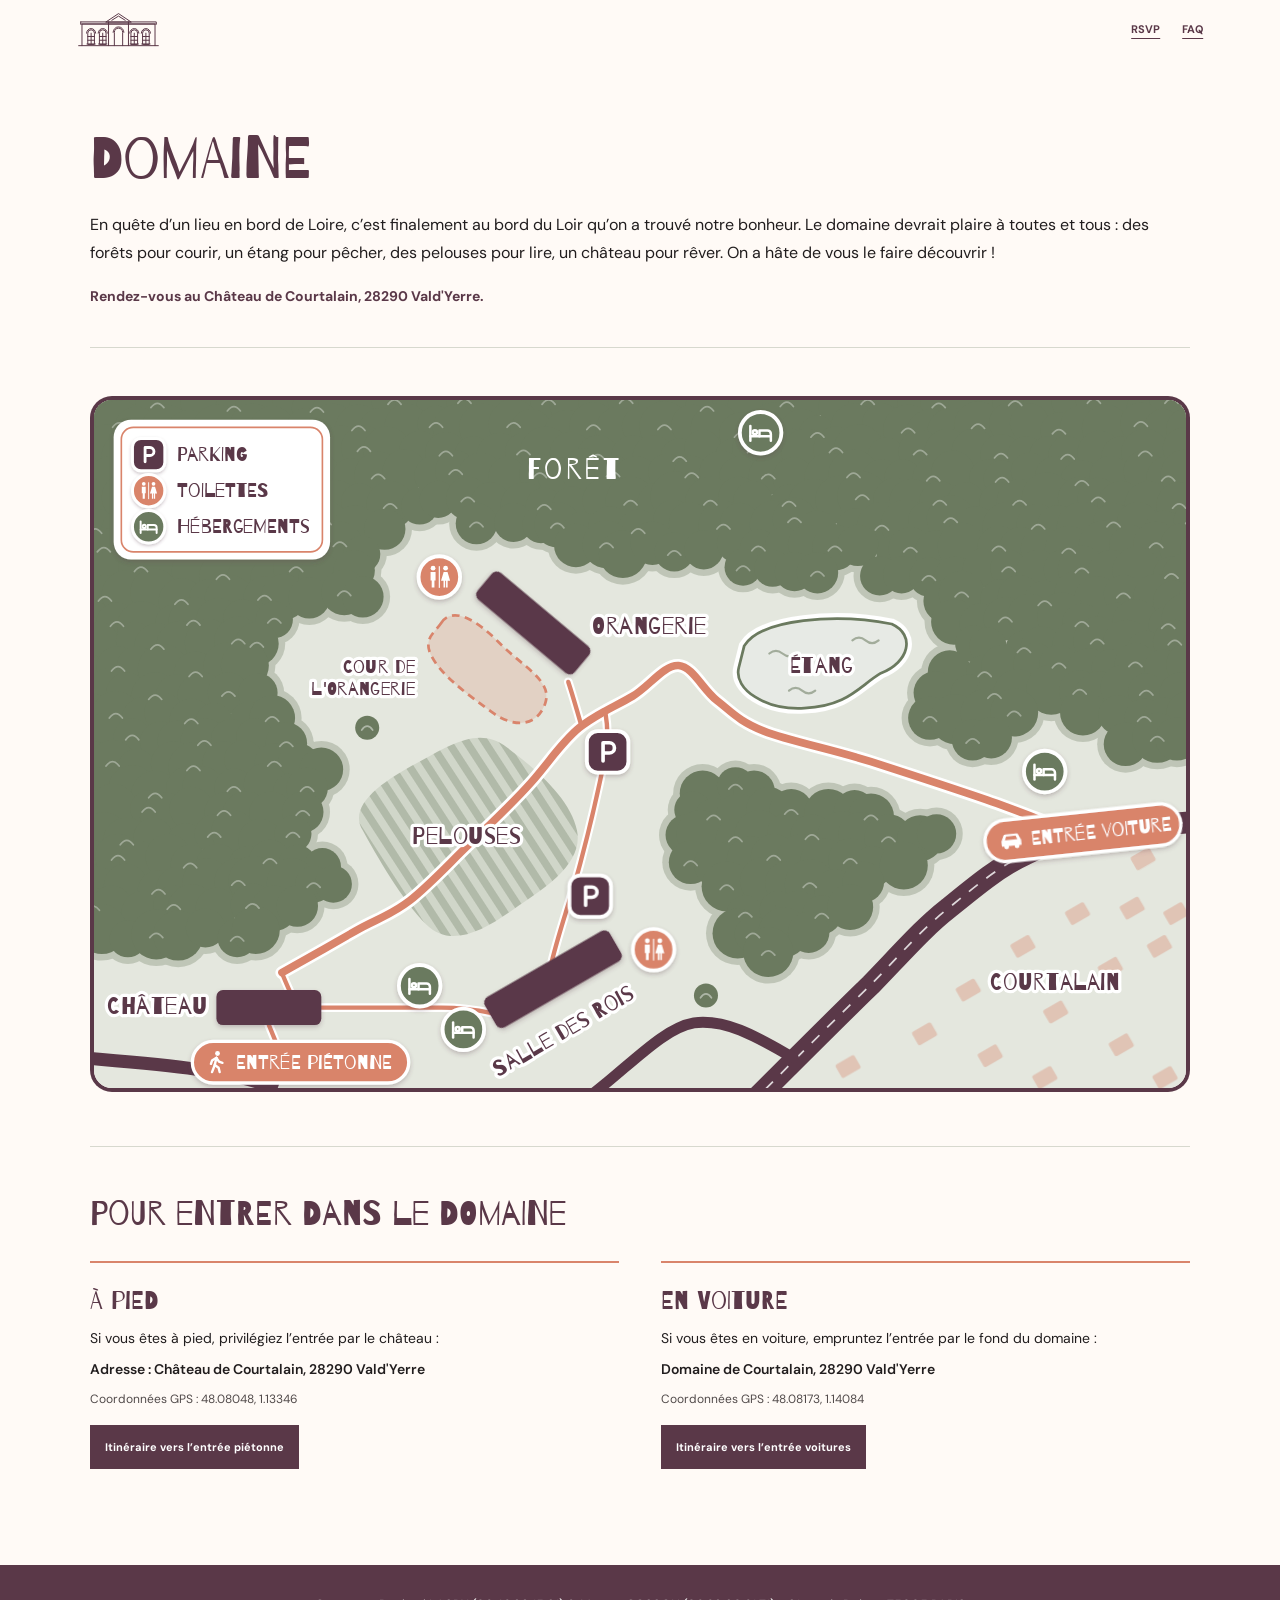
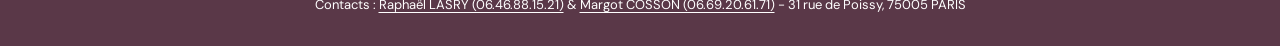
<file: domaine.html>
<!doctype html>
<html lang="fr">
<head>
  <meta charset="utf-8">
  <meta name="viewport" content="width=device-width, initial-scale=1">
  <meta name="robots" content="noindex, nofollow">
  <meta name="theme-color" content="#6b7a5f">
  <meta name="description" content="Le domaine du mariage de Raphaël et Margot.">
  <title>Domaine · Raphaël &amp; Margot</title>
  <link rel="icon" type="image/svg+xml" href="orangerie-logo.svg" />
  <link rel="preconnect" href="https://fonts.googleapis.com">
  <link rel="preconnect" href="https://fonts.gstatic.com" crossorigin>
  <link href="https://fonts.googleapis.com/css2?family=Barrio&family=DM+Sans:wght@400;500;600;700&display=swap" rel="stylesheet">
  <link rel="stylesheet" href="landing.css">
  <link rel="stylesheet" href="domaine.css">
  <script src="site-variant.js" defer></script>
</head>
<body data-page="domaine">
  <header class="topbar">
    <a class="brand" href="invitation.html" aria-label="Retour à l’invitation"><img src="orangerie-logo.svg" alt="" width="84" height="40"></a>
    <nav class="topbar-nav" aria-label="Accès rapides"><a class="topbar-link" href="invitation.html#rsvp">RSVP</a><a class="topbar-link" href="foire-aux-questions.html">FAQ</a></nav>
  </header>
  <main class="estate-main">
    <div class="estate-wrap">
      <section class="estate-intro" aria-labelledby="page-title">
        <h1 id="page-title">Domaine</h1>
        <p class="estate-lead">En quête d’un lieu en bord de Loire, c’est finalement au bord du Loir qu’on a trouvé notre bonheur. Le domaine devrait plaire à toutes et tous : des forêts pour courir, un étang pour pêcher, des pelouses pour lire, un château pour rêver. On a hâte de vous le faire découvrir !</p>
        <address class="estate-address">Rendez-vous au Château de Courtalain, 28290 Vald'Yerre.</address>
      </section>

      <section class="estate-plan" aria-label="Plan du domaine">
        <figure class="estate-map">
          <div class="plan-domaine">
<svg class="plan-domaine__svg" viewBox="0 0 1000 630" xmlns="http://www.w3.org/2000/svg" role="img" aria-labelledby="plan-domaine-titre">
  <title id="plan-domaine-titre">Plan du domaine de Courtalain : Orangerie, sa cour et les pelouses au centre ; Château, Salle des Rois et entrée piétonne au sud-ouest ; étang et entrée voiture à l’est, côté Courtalain ; parkings, toilettes et hébergements signalés.</title>
  <style>
    @import url("https://fonts.googleapis.com/css2?family=Barrio&amp;display=swap");
    .plan-domaine__svg .t { font-family: "Barrio", "Trebuchet MS", system-ui, sans-serif; }
    .plan-domaine__svg .lbl { font-family: "Barrio", "Trebuchet MS", system-ui, sans-serif; fill: #5A3848; paint-order: stroke; stroke: #FFFFFF; stroke-width: 6px; stroke-linejoin: round; letter-spacing: .02em; }
  </style>
  <defs>
    <clipPath id="frame"><rect width="1000" height="630" rx="14"/></clipPath>
    <pattern id="lawn" width="14" height="14" patternUnits="userSpaceOnUse" patternTransform="rotate(-33)">
      <rect width="14" height="14" fill="#6B7A5F" opacity=".16"/>
      <rect width="7" height="14" fill="#6B7A5F" opacity=".3"/>
    </pattern>
    <filter id="sh" x="-30%" y="-30%" width="160%" height="170%">
      <feDropShadow dx="0" dy="2" stdDeviation="2" flood-color="#5A3848" flood-opacity=".28"/>
    </filter>

    <symbol id="bed" viewBox="0 0 24 24">
      <g fill="none" stroke="currentColor" stroke-width="2.2" stroke-linecap="round" stroke-linejoin="round">
        <path d="M3 6v13"/><path d="M3 15h18v4"/><path d="M21 15v-2a3 3 0 0 0-3-3h-7v5"/>
        <circle cx="7" cy="11.6" r="1.8"/>
      </g>
    </symbol>
    <symbol id="wc" viewBox="0 0 24 24">
      <g fill="currentColor">
        <circle cx="6.5" cy="4.2" r="2.1"/><path d="M4.3 7.6h4.4v7.4H7.7v6.2H5.3V15H4.3z"/>
        <circle cx="17.5" cy="4.2" r="2.1"/><path d="M15.8 7.6h3.4l2.3 7.6h-2.2v6H17.9v-6h-.8v6H15.7v-6h-2.2z"/>
        <rect x="11.5" y="2.5" width="1" height="19"/>
      </g>
    </symbol>
    <symbol id="park" viewBox="0 0 24 24">
      <path d="M8 20V4h5.5a4.5 4.5 0 0 1 0 9H8" fill="none" stroke="currentColor" stroke-width="3.2" stroke-linejoin="round" stroke-linecap="round"/>
    </symbol>
    <symbol id="walk" viewBox="0 0 24 24">
      <circle cx="13" cy="4" r="2.2" fill="currentColor"/>
      <g fill="none" stroke="currentColor" stroke-width="2.2" stroke-linecap="round" stroke-linejoin="round">
        <path d="M12 8 10.5 14.5 8 21"/><path d="M10.5 14.5 14 17l1 4"/><path d="M12 8 8 10.5 7 13.5"/><path d="M12 8l2.5 3.5 3 1"/>
      </g>
    </symbol>
    <symbol id="car" viewBox="0 0 24 24">
      <path fill="currentColor" fill-rule="evenodd" d="M3 17v-4.5l2.2-5A2 2 0 0 1 7 6.3h10a2 2 0 0 1 1.8 1.2l2.2 5V17Z M6.3 11.5h11.4l-1.3-3.4H7.6Z"/>
      <circle cx="7.2" cy="17.5" r="2.2" fill="currentColor"/><circle cx="16.8" cy="17.5" r="2.2" fill="currentColor"/>
    </symbol>

    <g id="m-bed" filter="url(#sh)">
      <circle r="19" fill="#6B7A5F" stroke="#FFFFFF" stroke-width="3.5"/>
      <use href="#bed" x="-12.5" y="-12.5" width="25" height="25" color="#FFFFFF"/>
    </g>
    <g id="m-wc" filter="url(#sh)">
      <circle r="19" fill="#D9846B" stroke="#FFFFFF" stroke-width="3.5"/>
      <use href="#wc" x="-12.5" y="-12.5" width="25" height="25" color="#FFFFFF"/>
    </g>
    <g id="m-park" filter="url(#sh)">
      <rect x="-19" y="-19" width="38" height="38" rx="10" fill="#5A3848" stroke="#FFFFFF" stroke-width="3.5"/>
      <use href="#park" x="-12.5" y="-12.5" width="25" height="25" color="#FFFFFF"/>
    </g>
  </defs>

  <g clip-path="url(#frame)">
  <rect width="1000" height="630" fill="#E4E7DE"/>

  <!-- Pelouses -->
  <path d="M246,394 C232,372 262,350 296,332 C326,316 352,298 378,318 C402,336 436,364 442,394 C448,424 414,446 384,466 C356,486 326,502 304,480 C282,458 258,416 246,394 Z" fill="url(#lawn)"/>

  <!-- Bois -->
  <g fill="#6B7A5F" opacity=".3">
<circle cx="-27" cy="-21" r="23"/>
<circle cx="2" cy="-20" r="25"/>
<circle cx="26" cy="-14" r="26"/>
<circle cx="43" cy="-14" r="26"/>
<circle cx="70" cy="-17" r="27"/>
<circle cx="87" cy="-13" r="29"/>
<circle cx="116" cy="-19" r="28"/>
<circle cx="143" cy="-14" r="26"/>
<circle cx="170" cy="-18" r="27"/>
<circle cx="186" cy="-15" r="27"/>
<circle cx="210" cy="-19" r="27"/>
<circle cx="238" cy="-22" r="28"/>
<circle cx="258" cy="-19" r="25"/>
<circle cx="285" cy="-20" r="26"/>
<circle cx="302" cy="-22" r="28"/>
<circle cx="326" cy="-19" r="28"/>
<circle cx="355" cy="-17" r="25"/>
<circle cx="376" cy="-21" r="29"/>
<circle cx="402" cy="-17" r="25"/>
<circle cx="431" cy="-22" r="29"/>
<circle cx="446" cy="-17" r="28"/>
<circle cx="472" cy="-18" r="28"/>
<circle cx="504" cy="-21" r="24"/>
<circle cx="526" cy="-17" r="23"/>
<circle cx="543" cy="-20" r="25"/>
<circle cx="574" cy="-21" r="29"/>
<circle cx="600" cy="-21" r="25"/>
<circle cx="623" cy="-21" r="27"/>
<circle cx="643" cy="-21" r="23"/>
<circle cx="662" cy="-13" r="25"/>
<circle cx="696" cy="-15" r="24"/>
<circle cx="720" cy="-20" r="29"/>
<circle cx="742" cy="-15" r="25"/>
<circle cx="765" cy="-19" r="27"/>
<circle cx="792" cy="-20" r="25"/>
<circle cx="814" cy="-20" r="27"/>
<circle cx="835" cy="-14" r="24"/>
<circle cx="856" cy="-18" r="29"/>
<circle cx="889" cy="-13" r="26"/>
<circle cx="909" cy="-13" r="28"/>
<circle cx="929" cy="-16" r="29"/>
<circle cx="959" cy="-16" r="25"/>
<circle cx="981" cy="-14" r="29"/>
<circle cx="999" cy="-17" r="25"/>
<circle cx="1023" cy="-21" r="23"/>
<circle cx="-11" cy="8" r="26"/>
<circle cx="9" cy="-1" r="28"/>
<circle cx="27" cy="4" r="24"/>
<circle cx="58" cy="4" r="26"/>
<circle cx="75" cy="8" r="23"/>
<circle cx="102" cy="2" r="29"/>
<circle cx="128" cy="7" r="23"/>
<circle cx="150" cy="1" r="27"/>
<circle cx="181" cy="0" r="24"/>
<circle cx="204" cy="8" r="29"/>
<circle cx="220" cy="8" r="26"/>
<circle cx="250" cy="8" r="23"/>
<circle cx="275" cy="1" r="27"/>
<circle cx="296" cy="3" r="26"/>
<circle cx="318" cy="7" r="29"/>
<circle cx="339" cy="0" r="23"/>
<circle cx="363" cy="4" r="23"/>
<circle cx="396" cy="0" r="27"/>
<circle cx="416" cy="1" r="23"/>
<circle cx="438" cy="5" r="27"/>
<circle cx="462" cy="2" r="25"/>
<circle cx="487" cy="0" r="23"/>
<circle cx="515" cy="3" r="23"/>
<circle cx="537" cy="-1" r="26"/>
<circle cx="561" cy="7" r="26"/>
<circle cx="586" cy="-1" r="26"/>
<circle cx="603" cy="5" r="29"/>
<circle cx="634" cy="3" r="28"/>
<circle cx="655" cy="-1" r="24"/>
<circle cx="680" cy="6" r="23"/>
<circle cx="708" cy="1" r="24"/>
<circle cx="733" cy="8" r="25"/>
<circle cx="758" cy="5" r="29"/>
<circle cx="773" cy="4" r="23"/>
<circle cx="805" cy="6" r="29"/>
<circle cx="829" cy="7" r="28"/>
<circle cx="843" cy="2" r="27"/>
<circle cx="867" cy="5" r="23"/>
<circle cx="896" cy="1" r="26"/>
<circle cx="915" cy="0" r="23"/>
<circle cx="946" cy="3" r="29"/>
<circle cx="962" cy="7" r="23"/>
<circle cx="986" cy="0" r="26"/>
<circle cx="1020" cy="9" r="27"/>
<circle cx="2" cy="27" r="27"/>
<circle cx="23" cy="22" r="28"/>
<circle cx="39" cy="27" r="27"/>
<circle cx="66" cy="27" r="29"/>
<circle cx="87" cy="31" r="28"/>
<circle cx="113" cy="27" r="29"/>
<circle cx="145" cy="24" r="27"/>
<circle cx="163" cy="25" r="26"/>
<circle cx="194" cy="25" r="24"/>
<circle cx="218" cy="25" r="28"/>
<circle cx="242" cy="25" r="27"/>
<circle cx="263" cy="28" r="27"/>
<circle cx="286" cy="23" r="26"/>
<circle cx="313" cy="22" r="23"/>
<circle cx="332" cy="26" r="28"/>
<circle cx="356" cy="25" r="28"/>
<circle cx="384" cy="22" r="29"/>
<circle cx="400" cy="27" r="25"/>
<circle cx="433" cy="30" r="27"/>
<circle cx="457" cy="24" r="28"/>
<circle cx="480" cy="27" r="27"/>
<circle cx="501" cy="24" r="24"/>
<circle cx="522" cy="24" r="29"/>
<circle cx="547" cy="23" r="25"/>
<circle cx="569" cy="26" r="29"/>
<circle cx="592" cy="31" r="26"/>
<circle cx="622" cy="23" r="27"/>
<circle cx="648" cy="29" r="27"/>
<circle cx="662" cy="31" r="23"/>
<circle cx="696" cy="25" r="28"/>
<circle cx="721" cy="21" r="24"/>
<circle cx="745" cy="27" r="29"/>
<circle cx="766" cy="31" r="29"/>
<circle cx="785" cy="30" r="29"/>
<circle cx="809" cy="23" r="28"/>
<circle cx="838" cy="21" r="25"/>
<circle cx="856" cy="21" r="24"/>
<circle cx="883" cy="28" r="23"/>
<circle cx="903" cy="24" r="25"/>
<circle cx="926" cy="26" r="28"/>
<circle cx="958" cy="21" r="25"/>
<circle cx="978" cy="25" r="23"/>
<circle cx="1001" cy="27" r="26"/>
<circle cx="1027" cy="26" r="23"/>
<circle cx="-17" cy="47" r="27"/>
<circle cx="13" cy="44" r="28"/>
<circle cx="30" cy="51" r="29"/>
<circle cx="55" cy="50" r="28"/>
<circle cx="82" cy="51" r="25"/>
<circle cx="99" cy="52" r="25"/>
<circle cx="130" cy="48" r="23"/>
<circle cx="154" cy="48" r="23"/>
<circle cx="179" cy="50" r="27"/>
<circle cx="203" cy="49" r="28"/>
<circle cx="226" cy="45" r="28"/>
<circle cx="247" cy="44" r="27"/>
<circle cx="268" cy="46" r="28"/>
<circle cx="298" cy="47" r="25"/>
<circle cx="322" cy="48" r="25"/>
<circle cx="347" cy="50" r="23"/>
<circle cx="371" cy="51" r="27"/>
<circle cx="393" cy="47" r="23"/>
<circle cx="413" cy="47" r="29"/>
<circle cx="436" cy="48" r="25"/>
<circle cx="461" cy="51" r="25"/>
<circle cx="493" cy="52" r="26"/>
<circle cx="512" cy="51" r="25"/>
<circle cx="536" cy="53" r="24"/>
<circle cx="557" cy="44" r="23"/>
<circle cx="585" cy="52" r="23"/>
<circle cx="604" cy="45" r="26"/>
<circle cx="634" cy="47" r="28"/>
<circle cx="652" cy="49" r="29"/>
<circle cx="679" cy="45" r="27"/>
<circle cx="700" cy="45" r="29"/>
<circle cx="725" cy="51" r="23"/>
<circle cx="756" cy="47" r="26"/>
<circle cx="781" cy="47" r="27"/>
<circle cx="805" cy="46" r="26"/>
<circle cx="830" cy="50" r="25"/>
<circle cx="853" cy="50" r="23"/>
<circle cx="873" cy="50" r="23"/>
<circle cx="891" cy="51" r="24"/>
<circle cx="920" cy="48" r="26"/>
<circle cx="940" cy="51" r="24"/>
<circle cx="962" cy="48" r="28"/>
<circle cx="997" cy="44" r="25"/>
<circle cx="1022" cy="52" r="24"/>
<circle cx="-28" cy="66" r="23"/>
<circle cx="-10" cy="71" r="27"/>
<circle cx="15" cy="70" r="25"/>
<circle cx="42" cy="74" r="28"/>
<circle cx="70" cy="66" r="29"/>
<circle cx="93" cy="74" r="28"/>
<circle cx="111" cy="75" r="29"/>
<circle cx="136" cy="66" r="24"/>
<circle cx="163" cy="73" r="26"/>
<circle cx="186" cy="73" r="26"/>
<circle cx="207" cy="67" r="24"/>
<circle cx="235" cy="70" r="23"/>
<circle cx="260" cy="69" r="28"/>
<circle cx="284" cy="65" r="26"/>
<circle cx="311" cy="69" r="24"/>
<circle cx="331" cy="65" r="25"/>
<circle cx="354" cy="69" r="27"/>
<circle cx="378" cy="69" r="23"/>
<circle cx="408" cy="68" r="25"/>
<circle cx="424" cy="70" r="24"/>
<circle cx="448" cy="65" r="27"/>
<circle cx="475" cy="67" r="23"/>
<circle cx="496" cy="71" r="26"/>
<circle cx="524" cy="66" r="23"/>
<circle cx="547" cy="68" r="23"/>
<circle cx="574" cy="66" r="26"/>
<circle cx="590" cy="70" r="24"/>
<circle cx="617" cy="69" r="24"/>
<circle cx="640" cy="71" r="25"/>
<circle cx="673" cy="71" r="29"/>
<circle cx="695" cy="68" r="29"/>
<circle cx="721" cy="73" r="25"/>
<circle cx="740" cy="71" r="23"/>
<circle cx="768" cy="71" r="25"/>
<circle cx="786" cy="66" r="26"/>
<circle cx="818" cy="71" r="23"/>
<circle cx="831" cy="72" r="23"/>
<circle cx="856" cy="65" r="23"/>
<circle cx="880" cy="70" r="25"/>
<circle cx="904" cy="75" r="26"/>
<circle cx="930" cy="70" r="25"/>
<circle cx="961" cy="65" r="25"/>
<circle cx="983" cy="71" r="26"/>
<circle cx="999" cy="68" r="29"/>
<circle cx="1027" cy="70" r="27"/>
<circle cx="-11" cy="89" r="28"/>
<circle cx="12" cy="91" r="27"/>
<circle cx="30" cy="89" r="29"/>
<circle cx="55" cy="89" r="29"/>
<circle cx="82" cy="90" r="29"/>
<circle cx="100" cy="94" r="27"/>
<circle cx="133" cy="94" r="26"/>
<circle cx="147" cy="89" r="29"/>
<circle cx="170" cy="92" r="29"/>
<circle cx="202" cy="94" r="25"/>
<circle cx="221" cy="95" r="28"/>
<circle cx="243" cy="93" r="23"/>
<circle cx="271" cy="96" r="28"/>
<circle cx="298" cy="97" r="23"/>
<circle cx="315" cy="91" r="23"/>
<circle cx="342" cy="90" r="26"/>
<circle cx="363" cy="93" r="24"/>
<circle cx="394" cy="97" r="28"/>
<circle cx="412" cy="97" r="23"/>
<circle cx="437" cy="97" r="24"/>
<circle cx="468" cy="92" r="27"/>
<circle cx="491" cy="93" r="29"/>
<circle cx="517" cy="95" r="26"/>
<circle cx="532" cy="88" r="29"/>
<circle cx="564" cy="93" r="29"/>
<circle cx="590" cy="89" r="25"/>
<circle cx="603" cy="92" r="24"/>
<circle cx="636" cy="94" r="23"/>
<circle cx="658" cy="95" r="29"/>
<circle cx="682" cy="91" r="28"/>
<circle cx="703" cy="88" r="29"/>
<circle cx="733" cy="91" r="26"/>
<circle cx="748" cy="92" r="26"/>
<circle cx="774" cy="93" r="25"/>
<circle cx="798" cy="92" r="23"/>
<circle cx="829" cy="94" r="25"/>
<circle cx="847" cy="93" r="27"/>
<circle cx="872" cy="89" r="29"/>
<circle cx="902" cy="90" r="26"/>
<circle cx="919" cy="90" r="25"/>
<circle cx="940" cy="96" r="28"/>
<circle cx="965" cy="96" r="28"/>
<circle cx="993" cy="96" r="27"/>
<circle cx="1020" cy="91" r="24"/>
<circle cx="-23" cy="118" r="26"/>
<circle cx="1" cy="119" r="26"/>
<circle cx="26" cy="118" r="25"/>
<circle cx="49" cy="109" r="23"/>
<circle cx="62" cy="111" r="27"/>
<circle cx="92" cy="115" r="23"/>
<circle cx="112" cy="111" r="26"/>
<circle cx="139" cy="112" r="28"/>
<circle cx="160" cy="117" r="24"/>
<circle cx="183" cy="112" r="26"/>
<circle cx="211" cy="111" r="26"/>
<circle cx="239" cy="116" r="26"/>
<circle cx="266" cy="118" r="25"/>
<circle cx="350" cy="113" r="25"/>
<circle cx="384" cy="112" r="24"/>
<circle cx="409" cy="114" r="23"/>
<circle cx="424" cy="114" r="27"/>
<circle cx="446" cy="119" r="23"/>
<circle cx="472" cy="117" r="26"/>
<circle cx="498" cy="119" r="25"/>
<circle cx="530" cy="109" r="24"/>
<circle cx="545" cy="112" r="25"/>
<circle cx="576" cy="115" r="29"/>
<circle cx="591" cy="112" r="24"/>
<circle cx="622" cy="114" r="28"/>
<circle cx="641" cy="109" r="26"/>
<circle cx="662" cy="119" r="24"/>
<circle cx="697" cy="117" r="24"/>
<circle cx="721" cy="116" r="29"/>
<circle cx="743" cy="114" r="29"/>
<circle cx="762" cy="110" r="23"/>
<circle cx="784" cy="109" r="28"/>
<circle cx="807" cy="117" r="26"/>
<circle cx="836" cy="116" r="29"/>
<circle cx="864" cy="115" r="26"/>
<circle cx="882" cy="115" r="25"/>
<circle cx="904" cy="116" r="29"/>
<circle cx="933" cy="113" r="25"/>
<circle cx="955" cy="112" r="25"/>
<circle cx="979" cy="119" r="24"/>
<circle cx="1005" cy="110" r="23"/>
<circle cx="1027" cy="118" r="29"/>
<circle cx="-19" cy="134" r="27"/>
<circle cx="9" cy="136" r="25"/>
<circle cx="35" cy="139" r="25"/>
<circle cx="51" cy="138" r="25"/>
<circle cx="74" cy="136" r="29"/>
<circle cx="110" cy="137" r="24"/>
<circle cx="126" cy="134" r="28"/>
<circle cx="151" cy="139" r="25"/>
<circle cx="171" cy="133" r="23"/>
<circle cx="205" cy="134" r="26"/>
<circle cx="225" cy="131" r="26"/>
<circle cx="245" cy="141" r="23"/>
<circle cx="441" cy="133" r="26"/>
<circle cx="469" cy="132" r="28"/>
<circle cx="484" cy="141" r="28"/>
<circle cx="511" cy="131" r="26"/>
<circle cx="531" cy="139" r="24"/>
<circle cx="558" cy="137" r="24"/>
<circle cx="588" cy="131" r="24"/>
<circle cx="608" cy="135" r="23"/>
<circle cx="631" cy="133" r="23"/>
<circle cx="653" cy="132" r="24"/>
<circle cx="678" cy="135" r="27"/>
<circle cx="699" cy="133" r="25"/>
<circle cx="734" cy="141" r="24"/>
<circle cx="747" cy="136" r="26"/>
<circle cx="771" cy="139" r="26"/>
<circle cx="794" cy="134" r="28"/>
<circle cx="828" cy="135" r="26"/>
<circle cx="848" cy="136" r="26"/>
<circle cx="868" cy="136" r="26"/>
<circle cx="892" cy="137" r="28"/>
<circle cx="924" cy="133" r="29"/>
<circle cx="948" cy="133" r="25"/>
<circle cx="972" cy="132" r="27"/>
<circle cx="998" cy="135" r="29"/>
<circle cx="1012" cy="137" r="24"/>
<circle cx="-24" cy="161" r="27"/>
<circle cx="-2" cy="158" r="29"/>
<circle cx="17" cy="158" r="27"/>
<circle cx="43" cy="154" r="27"/>
<circle cx="65" cy="158" r="27"/>
<circle cx="90" cy="156" r="25"/>
<circle cx="118" cy="161" r="28"/>
<circle cx="145" cy="162" r="29"/>
<circle cx="162" cy="163" r="25"/>
<circle cx="185" cy="154" r="27"/>
<circle cx="209" cy="163" r="28"/>
<circle cx="238" cy="156" r="25"/>
<circle cx="594" cy="153" r="23"/>
<circle cx="621" cy="154" r="23"/>
<circle cx="641" cy="157" r="24"/>
<circle cx="662" cy="158" r="25"/>
<circle cx="719" cy="161" r="24"/>
<circle cx="739" cy="160" r="23"/>
<circle cx="764" cy="162" r="24"/>
<circle cx="788" cy="162" r="25"/>
<circle cx="813" cy="154" r="24"/>
<circle cx="837" cy="154" r="23"/>
<circle cx="864" cy="157" r="26"/>
<circle cx="888" cy="155" r="25"/>
<circle cx="904" cy="155" r="28"/>
<circle cx="931" cy="159" r="28"/>
<circle cx="954" cy="156" r="28"/>
<circle cx="986" cy="160" r="23"/>
<circle cx="999" cy="162" r="28"/>
<circle cx="-17" cy="184" r="29"/>
<circle cx="10" cy="181" r="27"/>
<circle cx="29" cy="178" r="28"/>
<circle cx="55" cy="176" r="28"/>
<circle cx="80" cy="184" r="27"/>
<circle cx="104" cy="181" r="23"/>
<circle cx="124" cy="183" r="29"/>
<circle cx="156" cy="180" r="25"/>
<circle cx="174" cy="180" r="27"/>
<circle cx="197" cy="181" r="25"/>
<circle cx="229" cy="176" r="27"/>
<circle cx="246" cy="180" r="25"/>
<circle cx="779" cy="184" r="26"/>
<circle cx="794" cy="177" r="27"/>
<circle cx="829" cy="182" r="24"/>
<circle cx="847" cy="180" r="26"/>
<circle cx="870" cy="185" r="26"/>
<circle cx="899" cy="176" r="26"/>
<circle cx="918" cy="182" r="27"/>
<circle cx="942" cy="178" r="24"/>
<circle cx="972" cy="180" r="27"/>
<circle cx="988" cy="184" r="25"/>
<circle cx="1016" cy="181" r="29"/>
<circle cx="-26" cy="203" r="28"/>
<circle cx="-1" cy="203" r="25"/>
<circle cx="21" cy="204" r="25"/>
<circle cx="44" cy="207" r="29"/>
<circle cx="73" cy="204" r="23"/>
<circle cx="91" cy="203" r="29"/>
<circle cx="114" cy="202" r="27"/>
<circle cx="136" cy="200" r="24"/>
<circle cx="165" cy="201" r="23"/>
<circle cx="787" cy="203" r="27"/>
<circle cx="811" cy="205" r="25"/>
<circle cx="834" cy="200" r="26"/>
<circle cx="856" cy="197" r="26"/>
<circle cx="886" cy="199" r="29"/>
<circle cx="904" cy="204" r="24"/>
<circle cx="936" cy="204" r="25"/>
<circle cx="953" cy="203" r="27"/>
<circle cx="983" cy="206" r="24"/>
<circle cx="999" cy="199" r="28"/>
<circle cx="1023" cy="201" r="25"/>
<circle cx="-14" cy="225" r="24"/>
<circle cx="5" cy="220" r="23"/>
<circle cx="37" cy="220" r="23"/>
<circle cx="58" cy="225" r="27"/>
<circle cx="79" cy="224" r="28"/>
<circle cx="105" cy="222" r="28"/>
<circle cx="132" cy="220" r="28"/>
<circle cx="805" cy="223" r="23"/>
<circle cx="818" cy="225" r="23"/>
<circle cx="851" cy="228" r="23"/>
<circle cx="867" cy="226" r="25"/>
<circle cx="900" cy="224" r="29"/>
<circle cx="918" cy="220" r="28"/>
<circle cx="945" cy="223" r="28"/>
<circle cx="963" cy="229" r="24"/>
<circle cx="989" cy="221" r="26"/>
<circle cx="1016" cy="227" r="27"/>
<circle cx="783" cy="249" r="26"/>
<circle cx="815" cy="250" r="23"/>
<circle cx="831" cy="243" r="25"/>
<circle cx="861" cy="242" r="26"/>
<circle cx="883" cy="242" r="24"/>
<circle cx="910" cy="247" r="26"/>
<circle cx="930" cy="245" r="23"/>
<circle cx="953" cy="241" r="25"/>
<circle cx="978" cy="245" r="23"/>
<circle cx="1001" cy="242" r="26"/>
<circle cx="1025" cy="243" r="25"/>
<circle cx="770" cy="268" r="26"/>
<circle cx="801" cy="268" r="23"/>
<circle cx="824" cy="270" r="24"/>
<circle cx="845" cy="268" r="28"/>
<circle cx="876" cy="265" r="29"/>
<circle cx="902" cy="266" r="25"/>
<circle cx="920" cy="271" r="29"/>
<circle cx="942" cy="263" r="27"/>
<circle cx="963" cy="267" r="23"/>
<circle cx="994" cy="268" r="25"/>
<circle cx="1019" cy="271" r="26"/>
<circle cx="765" cy="291" r="26"/>
<circle cx="788" cy="292" r="29"/>
<circle cx="816" cy="287" r="29"/>
<circle cx="842" cy="286" r="28"/>
<circle cx="905" cy="286" r="27"/>
<circle cx="937" cy="288" r="24"/>
<circle cx="961" cy="291" r="24"/>
<circle cx="979" cy="291" r="25"/>
<circle cx="1002" cy="287" r="27"/>
<circle cx="804" cy="311" r="25"/>
<circle cx="821" cy="309" r="25"/>
<circle cx="944" cy="315" r="26"/>
<circle cx="973" cy="309" r="29"/>
<circle cx="991" cy="310" r="26"/>
<circle cx="1019" cy="311" r="24"/>
<circle cx="149" cy="223" r="26"/>
<circle cx="-24" cy="247" r="24"/>
<circle cx="-5" cy="249" r="23"/>
<circle cx="22" cy="245" r="26"/>
<circle cx="39" cy="243" r="24"/>
<circle cx="63" cy="246" r="29"/>
<circle cx="93" cy="250" r="26"/>
<circle cx="121" cy="243" r="27"/>
<circle cx="138" cy="243" r="28"/>
<circle cx="-19" cy="270" r="24"/>
<circle cx="14" cy="266" r="27"/>
<circle cx="30" cy="268" r="25"/>
<circle cx="56" cy="271" r="28"/>
<circle cx="75" cy="269" r="24"/>
<circle cx="99" cy="272" r="29"/>
<circle cx="123" cy="268" r="25"/>
<circle cx="150" cy="268" r="24"/>
<circle cx="-3" cy="288" r="26"/>
<circle cx="20" cy="288" r="28"/>
<circle cx="47" cy="293" r="28"/>
<circle cx="64" cy="286" r="24"/>
<circle cx="89" cy="293" r="26"/>
<circle cx="110" cy="294" r="23"/>
<circle cx="142" cy="294" r="24"/>
<circle cx="163" cy="291" r="27"/>
<circle cx="-18" cy="307" r="27"/>
<circle cx="11" cy="307" r="27"/>
<circle cx="35" cy="308" r="23"/>
<circle cx="61" cy="313" r="25"/>
<circle cx="77" cy="312" r="25"/>
<circle cx="101" cy="313" r="28"/>
<circle cx="125" cy="310" r="24"/>
<circle cx="147" cy="308" r="23"/>
<circle cx="176" cy="314" r="25"/>
<circle cx="-27" cy="333" r="27"/>
<circle cx="-2" cy="332" r="26"/>
<circle cx="17" cy="332" r="27"/>
<circle cx="39" cy="336" r="23"/>
<circle cx="73" cy="333" r="27"/>
<circle cx="91" cy="336" r="29"/>
<circle cx="119" cy="332" r="26"/>
<circle cx="137" cy="329" r="24"/>
<circle cx="165" cy="332" r="24"/>
<circle cx="187" cy="333" r="25"/>
<circle cx="208" cy="338" r="26"/>
<circle cx="-16" cy="352" r="26"/>
<circle cx="5" cy="356" r="26"/>
<circle cx="35" cy="356" r="28"/>
<circle cx="56" cy="361" r="28"/>
<circle cx="86" cy="355" r="26"/>
<circle cx="99" cy="353" r="24"/>
<circle cx="128" cy="355" r="24"/>
<circle cx="157" cy="352" r="26"/>
<circle cx="181" cy="358" r="23"/>
<circle cx="195" cy="355" r="25"/>
<circle cx="-1" cy="374" r="25"/>
<circle cx="17" cy="374" r="29"/>
<circle cx="50" cy="374" r="23"/>
<circle cx="65" cy="382" r="29"/>
<circle cx="89" cy="374" r="26"/>
<circle cx="119" cy="377" r="24"/>
<circle cx="139" cy="380" r="28"/>
<circle cx="162" cy="378" r="26"/>
<circle cx="191" cy="377" r="25"/>
<circle cx="-13" cy="403" r="29"/>
<circle cx="9" cy="400" r="29"/>
<circle cx="30" cy="404" r="28"/>
<circle cx="54" cy="400" r="24"/>
<circle cx="84" cy="404" r="23"/>
<circle cx="110" cy="397" r="24"/>
<circle cx="127" cy="395" r="26"/>
<circle cx="152" cy="403" r="26"/>
<circle cx="182" cy="397" r="23"/>
<circle cx="-25" cy="419" r="26"/>
<circle cx="-4" cy="423" r="27"/>
<circle cx="22" cy="418" r="27"/>
<circle cx="41" cy="421" r="24"/>
<circle cx="68" cy="418" r="27"/>
<circle cx="88" cy="425" r="24"/>
<circle cx="113" cy="426" r="26"/>
<circle cx="141" cy="426" r="24"/>
<circle cx="161" cy="421" r="25"/>
<circle cx="186" cy="424" r="23"/>
<circle cx="209" cy="427" r="23"/>
<circle cx="-11" cy="439" r="25"/>
<circle cx="4" cy="444" r="23"/>
<circle cx="29" cy="444" r="26"/>
<circle cx="59" cy="449" r="25"/>
<circle cx="76" cy="446" r="25"/>
<circle cx="103" cy="441" r="28"/>
<circle cx="132" cy="441" r="28"/>
<circle cx="146" cy="440" r="29"/>
<circle cx="181" cy="442" r="29"/>
<circle cx="201" cy="443" r="23"/>
<circle cx="219" cy="443" r="23"/>
<circle cx="-29" cy="465" r="25"/>
<circle cx="-1" cy="464" r="24"/>
<circle cx="16" cy="463" r="25"/>
<circle cx="45" cy="469" r="26"/>
<circle cx="73" cy="463" r="25"/>
<circle cx="90" cy="466" r="29"/>
<circle cx="112" cy="465" r="25"/>
<circle cx="145" cy="462" r="26"/>
<circle cx="165" cy="465" r="27"/>
<circle cx="186" cy="463" r="25"/>
<circle cx="-18" cy="491" r="23"/>
<circle cx="7" cy="484" r="29"/>
<circle cx="31" cy="493" r="23"/>
<circle cx="57" cy="489" r="29"/>
<circle cx="77" cy="490" r="29"/>
<circle cx="102" cy="483" r="24"/>
<circle cx="131" cy="492" r="24"/>
<circle cx="148" cy="485" r="28"/>
<circle cx="557" cy="360" r="27"/>
<circle cx="587" cy="353" r="23"/>
<circle cx="604" cy="358" r="25"/>
<circle cx="548" cy="375" r="23"/>
<circle cx="567" cy="381" r="23"/>
<circle cx="590" cy="381" r="27"/>
<circle cx="617" cy="374" r="26"/>
<circle cx="638" cy="376" r="26"/>
<circle cx="672" cy="378" r="28"/>
<circle cx="696" cy="376" r="25"/>
<circle cx="711" cy="381" r="27"/>
<circle cx="542" cy="398" r="25"/>
<circle cx="555" cy="397" r="28"/>
<circle cx="587" cy="401" r="24"/>
<circle cx="609" cy="398" r="29"/>
<circle cx="634" cy="396" r="24"/>
<circle cx="657" cy="399" r="26"/>
<circle cx="685" cy="399" r="29"/>
<circle cx="701" cy="397" r="26"/>
<circle cx="727" cy="401" r="28"/>
<circle cx="756" cy="401" r="27"/>
<circle cx="771" cy="397" r="24"/>
<circle cx="546" cy="423" r="26"/>
<circle cx="570" cy="425" r="27"/>
<circle cx="601" cy="421" r="28"/>
<circle cx="622" cy="418" r="27"/>
<circle cx="647" cy="419" r="28"/>
<circle cx="668" cy="423" r="28"/>
<circle cx="692" cy="421" r="26"/>
<circle cx="712" cy="427" r="25"/>
<circle cx="741" cy="426" r="28"/>
<circle cx="579" cy="445" r="29"/>
<circle cx="613" cy="440" r="28"/>
<circle cx="634" cy="442" r="26"/>
<circle cx="655" cy="443" r="29"/>
<circle cx="678" cy="448" r="25"/>
<circle cx="704" cy="441" r="25"/>
<circle cx="596" cy="470" r="23"/>
<circle cx="626" cy="466" r="23"/>
<circle cx="644" cy="471" r="28"/>
<circle cx="666" cy="471" r="24"/>
<circle cx="692" cy="464" r="27"/>
<circle cx="589" cy="488" r="29"/>
<circle cx="603" cy="489" r="23"/>
<circle cx="631" cy="487" r="29"/>
<circle cx="654" cy="487" r="25"/>
<circle cx="617" cy="505" r="29"/>
  </g>
  <g fill="#6B7A5F">
<circle cx="-27" cy="-21" r="17"/>
<circle cx="2" cy="-20" r="19"/>
<circle cx="26" cy="-14" r="20"/>
<circle cx="43" cy="-14" r="20"/>
<circle cx="70" cy="-17" r="21"/>
<circle cx="87" cy="-13" r="23"/>
<circle cx="116" cy="-19" r="22"/>
<circle cx="143" cy="-14" r="20"/>
<circle cx="170" cy="-18" r="21"/>
<circle cx="186" cy="-15" r="21"/>
<circle cx="210" cy="-19" r="21"/>
<circle cx="238" cy="-22" r="22"/>
<circle cx="258" cy="-19" r="19"/>
<circle cx="285" cy="-20" r="20"/>
<circle cx="302" cy="-22" r="22"/>
<circle cx="326" cy="-19" r="22"/>
<circle cx="355" cy="-17" r="19"/>
<circle cx="376" cy="-21" r="23"/>
<circle cx="402" cy="-17" r="19"/>
<circle cx="431" cy="-22" r="23"/>
<circle cx="446" cy="-17" r="22"/>
<circle cx="472" cy="-18" r="22"/>
<circle cx="504" cy="-21" r="18"/>
<circle cx="526" cy="-17" r="17"/>
<circle cx="543" cy="-20" r="19"/>
<circle cx="574" cy="-21" r="23"/>
<circle cx="600" cy="-21" r="19"/>
<circle cx="623" cy="-21" r="21"/>
<circle cx="643" cy="-21" r="17"/>
<circle cx="662" cy="-13" r="19"/>
<circle cx="696" cy="-15" r="18"/>
<circle cx="720" cy="-20" r="23"/>
<circle cx="742" cy="-15" r="19"/>
<circle cx="765" cy="-19" r="21"/>
<circle cx="792" cy="-20" r="19"/>
<circle cx="814" cy="-20" r="21"/>
<circle cx="835" cy="-14" r="18"/>
<circle cx="856" cy="-18" r="23"/>
<circle cx="889" cy="-13" r="20"/>
<circle cx="909" cy="-13" r="22"/>
<circle cx="929" cy="-16" r="23"/>
<circle cx="959" cy="-16" r="19"/>
<circle cx="981" cy="-14" r="23"/>
<circle cx="999" cy="-17" r="19"/>
<circle cx="1023" cy="-21" r="17"/>
<circle cx="-11" cy="8" r="20"/>
<circle cx="9" cy="-1" r="22"/>
<circle cx="27" cy="4" r="18"/>
<circle cx="58" cy="4" r="20"/>
<circle cx="75" cy="8" r="17"/>
<circle cx="102" cy="2" r="23"/>
<circle cx="128" cy="7" r="17"/>
<circle cx="150" cy="1" r="21"/>
<circle cx="181" cy="0" r="18"/>
<circle cx="204" cy="8" r="23"/>
<circle cx="220" cy="8" r="20"/>
<circle cx="250" cy="8" r="17"/>
<circle cx="275" cy="1" r="21"/>
<circle cx="296" cy="3" r="20"/>
<circle cx="318" cy="7" r="23"/>
<circle cx="339" cy="0" r="17"/>
<circle cx="363" cy="4" r="17"/>
<circle cx="396" cy="0" r="21"/>
<circle cx="416" cy="1" r="17"/>
<circle cx="438" cy="5" r="21"/>
<circle cx="462" cy="2" r="19"/>
<circle cx="487" cy="0" r="17"/>
<circle cx="515" cy="3" r="17"/>
<circle cx="537" cy="-1" r="20"/>
<circle cx="561" cy="7" r="20"/>
<circle cx="586" cy="-1" r="20"/>
<circle cx="603" cy="5" r="23"/>
<circle cx="634" cy="3" r="22"/>
<circle cx="655" cy="-1" r="18"/>
<circle cx="680" cy="6" r="17"/>
<circle cx="708" cy="1" r="18"/>
<circle cx="733" cy="8" r="19"/>
<circle cx="758" cy="5" r="23"/>
<circle cx="773" cy="4" r="17"/>
<circle cx="805" cy="6" r="23"/>
<circle cx="829" cy="7" r="22"/>
<circle cx="843" cy="2" r="21"/>
<circle cx="867" cy="5" r="17"/>
<circle cx="896" cy="1" r="20"/>
<circle cx="915" cy="0" r="17"/>
<circle cx="946" cy="3" r="23"/>
<circle cx="962" cy="7" r="17"/>
<circle cx="986" cy="0" r="20"/>
<circle cx="1020" cy="9" r="21"/>
<circle cx="2" cy="27" r="21"/>
<circle cx="23" cy="22" r="22"/>
<circle cx="39" cy="27" r="21"/>
<circle cx="66" cy="27" r="23"/>
<circle cx="87" cy="31" r="22"/>
<circle cx="113" cy="27" r="23"/>
<circle cx="145" cy="24" r="21"/>
<circle cx="163" cy="25" r="20"/>
<circle cx="194" cy="25" r="18"/>
<circle cx="218" cy="25" r="22"/>
<circle cx="242" cy="25" r="21"/>
<circle cx="263" cy="28" r="21"/>
<circle cx="286" cy="23" r="20"/>
<circle cx="313" cy="22" r="17"/>
<circle cx="332" cy="26" r="22"/>
<circle cx="356" cy="25" r="22"/>
<circle cx="384" cy="22" r="23"/>
<circle cx="400" cy="27" r="19"/>
<circle cx="433" cy="30" r="21"/>
<circle cx="457" cy="24" r="22"/>
<circle cx="480" cy="27" r="21"/>
<circle cx="501" cy="24" r="18"/>
<circle cx="522" cy="24" r="23"/>
<circle cx="547" cy="23" r="19"/>
<circle cx="569" cy="26" r="23"/>
<circle cx="592" cy="31" r="20"/>
<circle cx="622" cy="23" r="21"/>
<circle cx="648" cy="29" r="21"/>
<circle cx="662" cy="31" r="17"/>
<circle cx="696" cy="25" r="22"/>
<circle cx="721" cy="21" r="18"/>
<circle cx="745" cy="27" r="23"/>
<circle cx="766" cy="31" r="23"/>
<circle cx="785" cy="30" r="23"/>
<circle cx="809" cy="23" r="22"/>
<circle cx="838" cy="21" r="19"/>
<circle cx="856" cy="21" r="18"/>
<circle cx="883" cy="28" r="17"/>
<circle cx="903" cy="24" r="19"/>
<circle cx="926" cy="26" r="22"/>
<circle cx="958" cy="21" r="19"/>
<circle cx="978" cy="25" r="17"/>
<circle cx="1001" cy="27" r="20"/>
<circle cx="1027" cy="26" r="17"/>
<circle cx="-17" cy="47" r="21"/>
<circle cx="13" cy="44" r="22"/>
<circle cx="30" cy="51" r="23"/>
<circle cx="55" cy="50" r="22"/>
<circle cx="82" cy="51" r="19"/>
<circle cx="99" cy="52" r="19"/>
<circle cx="130" cy="48" r="17"/>
<circle cx="154" cy="48" r="17"/>
<circle cx="179" cy="50" r="21"/>
<circle cx="203" cy="49" r="22"/>
<circle cx="226" cy="45" r="22"/>
<circle cx="247" cy="44" r="21"/>
<circle cx="268" cy="46" r="22"/>
<circle cx="298" cy="47" r="19"/>
<circle cx="322" cy="48" r="19"/>
<circle cx="347" cy="50" r="17"/>
<circle cx="371" cy="51" r="21"/>
<circle cx="393" cy="47" r="17"/>
<circle cx="413" cy="47" r="23"/>
<circle cx="436" cy="48" r="19"/>
<circle cx="461" cy="51" r="19"/>
<circle cx="493" cy="52" r="20"/>
<circle cx="512" cy="51" r="19"/>
<circle cx="536" cy="53" r="18"/>
<circle cx="557" cy="44" r="17"/>
<circle cx="585" cy="52" r="17"/>
<circle cx="604" cy="45" r="20"/>
<circle cx="634" cy="47" r="22"/>
<circle cx="652" cy="49" r="23"/>
<circle cx="679" cy="45" r="21"/>
<circle cx="700" cy="45" r="23"/>
<circle cx="725" cy="51" r="17"/>
<circle cx="756" cy="47" r="20"/>
<circle cx="781" cy="47" r="21"/>
<circle cx="805" cy="46" r="20"/>
<circle cx="830" cy="50" r="19"/>
<circle cx="853" cy="50" r="17"/>
<circle cx="873" cy="50" r="17"/>
<circle cx="891" cy="51" r="18"/>
<circle cx="920" cy="48" r="20"/>
<circle cx="940" cy="51" r="18"/>
<circle cx="962" cy="48" r="22"/>
<circle cx="997" cy="44" r="19"/>
<circle cx="1022" cy="52" r="18"/>
<circle cx="-28" cy="66" r="17"/>
<circle cx="-10" cy="71" r="21"/>
<circle cx="15" cy="70" r="19"/>
<circle cx="42" cy="74" r="22"/>
<circle cx="70" cy="66" r="23"/>
<circle cx="93" cy="74" r="22"/>
<circle cx="111" cy="75" r="23"/>
<circle cx="136" cy="66" r="18"/>
<circle cx="163" cy="73" r="20"/>
<circle cx="186" cy="73" r="20"/>
<circle cx="207" cy="67" r="18"/>
<circle cx="235" cy="70" r="17"/>
<circle cx="260" cy="69" r="22"/>
<circle cx="284" cy="65" r="20"/>
<circle cx="311" cy="69" r="18"/>
<circle cx="331" cy="65" r="19"/>
<circle cx="354" cy="69" r="21"/>
<circle cx="378" cy="69" r="17"/>
<circle cx="408" cy="68" r="19"/>
<circle cx="424" cy="70" r="18"/>
<circle cx="448" cy="65" r="21"/>
<circle cx="475" cy="67" r="17"/>
<circle cx="496" cy="71" r="20"/>
<circle cx="524" cy="66" r="17"/>
<circle cx="547" cy="68" r="17"/>
<circle cx="574" cy="66" r="20"/>
<circle cx="590" cy="70" r="18"/>
<circle cx="617" cy="69" r="18"/>
<circle cx="640" cy="71" r="19"/>
<circle cx="673" cy="71" r="23"/>
<circle cx="695" cy="68" r="23"/>
<circle cx="721" cy="73" r="19"/>
<circle cx="740" cy="71" r="17"/>
<circle cx="768" cy="71" r="19"/>
<circle cx="786" cy="66" r="20"/>
<circle cx="818" cy="71" r="17"/>
<circle cx="831" cy="72" r="17"/>
<circle cx="856" cy="65" r="17"/>
<circle cx="880" cy="70" r="19"/>
<circle cx="904" cy="75" r="20"/>
<circle cx="930" cy="70" r="19"/>
<circle cx="961" cy="65" r="19"/>
<circle cx="983" cy="71" r="20"/>
<circle cx="999" cy="68" r="23"/>
<circle cx="1027" cy="70" r="21"/>
<circle cx="-11" cy="89" r="22"/>
<circle cx="12" cy="91" r="21"/>
<circle cx="30" cy="89" r="23"/>
<circle cx="55" cy="89" r="23"/>
<circle cx="82" cy="90" r="23"/>
<circle cx="100" cy="94" r="21"/>
<circle cx="133" cy="94" r="20"/>
<circle cx="147" cy="89" r="23"/>
<circle cx="170" cy="92" r="23"/>
<circle cx="202" cy="94" r="19"/>
<circle cx="221" cy="95" r="22"/>
<circle cx="243" cy="93" r="17"/>
<circle cx="271" cy="96" r="22"/>
<circle cx="298" cy="97" r="17"/>
<circle cx="315" cy="91" r="17"/>
<circle cx="342" cy="90" r="20"/>
<circle cx="363" cy="93" r="18"/>
<circle cx="394" cy="97" r="22"/>
<circle cx="412" cy="97" r="17"/>
<circle cx="437" cy="97" r="18"/>
<circle cx="468" cy="92" r="21"/>
<circle cx="491" cy="93" r="23"/>
<circle cx="517" cy="95" r="20"/>
<circle cx="532" cy="88" r="23"/>
<circle cx="564" cy="93" r="23"/>
<circle cx="590" cy="89" r="19"/>
<circle cx="603" cy="92" r="18"/>
<circle cx="636" cy="94" r="17"/>
<circle cx="658" cy="95" r="23"/>
<circle cx="682" cy="91" r="22"/>
<circle cx="703" cy="88" r="23"/>
<circle cx="733" cy="91" r="20"/>
<circle cx="748" cy="92" r="20"/>
<circle cx="774" cy="93" r="19"/>
<circle cx="798" cy="92" r="17"/>
<circle cx="829" cy="94" r="19"/>
<circle cx="847" cy="93" r="21"/>
<circle cx="872" cy="89" r="23"/>
<circle cx="902" cy="90" r="20"/>
<circle cx="919" cy="90" r="19"/>
<circle cx="940" cy="96" r="22"/>
<circle cx="965" cy="96" r="22"/>
<circle cx="993" cy="96" r="21"/>
<circle cx="1020" cy="91" r="18"/>
<circle cx="-23" cy="118" r="20"/>
<circle cx="1" cy="119" r="20"/>
<circle cx="26" cy="118" r="19"/>
<circle cx="49" cy="109" r="17"/>
<circle cx="62" cy="111" r="21"/>
<circle cx="92" cy="115" r="17"/>
<circle cx="112" cy="111" r="20"/>
<circle cx="139" cy="112" r="22"/>
<circle cx="160" cy="117" r="18"/>
<circle cx="183" cy="112" r="20"/>
<circle cx="211" cy="111" r="20"/>
<circle cx="239" cy="116" r="20"/>
<circle cx="266" cy="118" r="19"/>
<circle cx="350" cy="113" r="19"/>
<circle cx="384" cy="112" r="18"/>
<circle cx="409" cy="114" r="17"/>
<circle cx="424" cy="114" r="21"/>
<circle cx="446" cy="119" r="17"/>
<circle cx="472" cy="117" r="20"/>
<circle cx="498" cy="119" r="19"/>
<circle cx="530" cy="109" r="18"/>
<circle cx="545" cy="112" r="19"/>
<circle cx="576" cy="115" r="23"/>
<circle cx="591" cy="112" r="18"/>
<circle cx="622" cy="114" r="22"/>
<circle cx="641" cy="109" r="20"/>
<circle cx="662" cy="119" r="18"/>
<circle cx="697" cy="117" r="18"/>
<circle cx="721" cy="116" r="23"/>
<circle cx="743" cy="114" r="23"/>
<circle cx="762" cy="110" r="17"/>
<circle cx="784" cy="109" r="22"/>
<circle cx="807" cy="117" r="20"/>
<circle cx="836" cy="116" r="23"/>
<circle cx="864" cy="115" r="20"/>
<circle cx="882" cy="115" r="19"/>
<circle cx="904" cy="116" r="23"/>
<circle cx="933" cy="113" r="19"/>
<circle cx="955" cy="112" r="19"/>
<circle cx="979" cy="119" r="18"/>
<circle cx="1005" cy="110" r="17"/>
<circle cx="1027" cy="118" r="23"/>
<circle cx="-19" cy="134" r="21"/>
<circle cx="9" cy="136" r="19"/>
<circle cx="35" cy="139" r="19"/>
<circle cx="51" cy="138" r="19"/>
<circle cx="74" cy="136" r="23"/>
<circle cx="110" cy="137" r="18"/>
<circle cx="126" cy="134" r="22"/>
<circle cx="151" cy="139" r="19"/>
<circle cx="171" cy="133" r="17"/>
<circle cx="205" cy="134" r="20"/>
<circle cx="225" cy="131" r="20"/>
<circle cx="245" cy="141" r="17"/>
<circle cx="441" cy="133" r="20"/>
<circle cx="469" cy="132" r="22"/>
<circle cx="484" cy="141" r="22"/>
<circle cx="511" cy="131" r="20"/>
<circle cx="531" cy="139" r="18"/>
<circle cx="558" cy="137" r="18"/>
<circle cx="588" cy="131" r="18"/>
<circle cx="608" cy="135" r="17"/>
<circle cx="631" cy="133" r="17"/>
<circle cx="653" cy="132" r="18"/>
<circle cx="678" cy="135" r="21"/>
<circle cx="699" cy="133" r="19"/>
<circle cx="734" cy="141" r="18"/>
<circle cx="747" cy="136" r="20"/>
<circle cx="771" cy="139" r="20"/>
<circle cx="794" cy="134" r="22"/>
<circle cx="828" cy="135" r="20"/>
<circle cx="848" cy="136" r="20"/>
<circle cx="868" cy="136" r="20"/>
<circle cx="892" cy="137" r="22"/>
<circle cx="924" cy="133" r="23"/>
<circle cx="948" cy="133" r="19"/>
<circle cx="972" cy="132" r="21"/>
<circle cx="998" cy="135" r="23"/>
<circle cx="1012" cy="137" r="18"/>
<circle cx="-24" cy="161" r="21"/>
<circle cx="-2" cy="158" r="23"/>
<circle cx="17" cy="158" r="21"/>
<circle cx="43" cy="154" r="21"/>
<circle cx="65" cy="158" r="21"/>
<circle cx="90" cy="156" r="19"/>
<circle cx="118" cy="161" r="22"/>
<circle cx="145" cy="162" r="23"/>
<circle cx="162" cy="163" r="19"/>
<circle cx="185" cy="154" r="21"/>
<circle cx="209" cy="163" r="22"/>
<circle cx="238" cy="156" r="19"/>
<circle cx="594" cy="153" r="17"/>
<circle cx="621" cy="154" r="17"/>
<circle cx="641" cy="157" r="18"/>
<circle cx="662" cy="158" r="19"/>
<circle cx="719" cy="161" r="18"/>
<circle cx="739" cy="160" r="17"/>
<circle cx="764" cy="162" r="18"/>
<circle cx="788" cy="162" r="19"/>
<circle cx="813" cy="154" r="18"/>
<circle cx="837" cy="154" r="17"/>
<circle cx="864" cy="157" r="20"/>
<circle cx="888" cy="155" r="19"/>
<circle cx="904" cy="155" r="22"/>
<circle cx="931" cy="159" r="22"/>
<circle cx="954" cy="156" r="22"/>
<circle cx="986" cy="160" r="17"/>
<circle cx="999" cy="162" r="22"/>
<circle cx="-17" cy="184" r="23"/>
<circle cx="10" cy="181" r="21"/>
<circle cx="29" cy="178" r="22"/>
<circle cx="55" cy="176" r="22"/>
<circle cx="80" cy="184" r="21"/>
<circle cx="104" cy="181" r="17"/>
<circle cx="124" cy="183" r="23"/>
<circle cx="156" cy="180" r="19"/>
<circle cx="174" cy="180" r="21"/>
<circle cx="197" cy="181" r="19"/>
<circle cx="229" cy="176" r="21"/>
<circle cx="246" cy="180" r="19"/>
<circle cx="779" cy="184" r="20"/>
<circle cx="794" cy="177" r="21"/>
<circle cx="829" cy="182" r="18"/>
<circle cx="847" cy="180" r="20"/>
<circle cx="870" cy="185" r="20"/>
<circle cx="899" cy="176" r="20"/>
<circle cx="918" cy="182" r="21"/>
<circle cx="942" cy="178" r="18"/>
<circle cx="972" cy="180" r="21"/>
<circle cx="988" cy="184" r="19"/>
<circle cx="1016" cy="181" r="23"/>
<circle cx="-26" cy="203" r="22"/>
<circle cx="-1" cy="203" r="19"/>
<circle cx="21" cy="204" r="19"/>
<circle cx="44" cy="207" r="23"/>
<circle cx="73" cy="204" r="17"/>
<circle cx="91" cy="203" r="23"/>
<circle cx="114" cy="202" r="21"/>
<circle cx="136" cy="200" r="18"/>
<circle cx="165" cy="201" r="17"/>
<circle cx="787" cy="203" r="21"/>
<circle cx="811" cy="205" r="19"/>
<circle cx="834" cy="200" r="20"/>
<circle cx="856" cy="197" r="20"/>
<circle cx="886" cy="199" r="23"/>
<circle cx="904" cy="204" r="18"/>
<circle cx="936" cy="204" r="19"/>
<circle cx="953" cy="203" r="21"/>
<circle cx="983" cy="206" r="18"/>
<circle cx="999" cy="199" r="22"/>
<circle cx="1023" cy="201" r="19"/>
<circle cx="-14" cy="225" r="18"/>
<circle cx="5" cy="220" r="17"/>
<circle cx="37" cy="220" r="17"/>
<circle cx="58" cy="225" r="21"/>
<circle cx="79" cy="224" r="22"/>
<circle cx="105" cy="222" r="22"/>
<circle cx="132" cy="220" r="22"/>
<circle cx="805" cy="223" r="17"/>
<circle cx="818" cy="225" r="17"/>
<circle cx="851" cy="228" r="17"/>
<circle cx="867" cy="226" r="19"/>
<circle cx="900" cy="224" r="23"/>
<circle cx="918" cy="220" r="22"/>
<circle cx="945" cy="223" r="22"/>
<circle cx="963" cy="229" r="18"/>
<circle cx="989" cy="221" r="20"/>
<circle cx="1016" cy="227" r="21"/>
<circle cx="783" cy="249" r="20"/>
<circle cx="815" cy="250" r="17"/>
<circle cx="831" cy="243" r="19"/>
<circle cx="861" cy="242" r="20"/>
<circle cx="883" cy="242" r="18"/>
<circle cx="910" cy="247" r="20"/>
<circle cx="930" cy="245" r="17"/>
<circle cx="953" cy="241" r="19"/>
<circle cx="978" cy="245" r="17"/>
<circle cx="1001" cy="242" r="20"/>
<circle cx="1025" cy="243" r="19"/>
<circle cx="770" cy="268" r="20"/>
<circle cx="801" cy="268" r="17"/>
<circle cx="824" cy="270" r="18"/>
<circle cx="845" cy="268" r="22"/>
<circle cx="876" cy="265" r="23"/>
<circle cx="902" cy="266" r="19"/>
<circle cx="920" cy="271" r="23"/>
<circle cx="942" cy="263" r="21"/>
<circle cx="963" cy="267" r="17"/>
<circle cx="994" cy="268" r="19"/>
<circle cx="1019" cy="271" r="20"/>
<circle cx="765" cy="291" r="20"/>
<circle cx="788" cy="292" r="23"/>
<circle cx="816" cy="287" r="23"/>
<circle cx="842" cy="286" r="22"/>
<circle cx="905" cy="286" r="21"/>
<circle cx="937" cy="288" r="18"/>
<circle cx="961" cy="291" r="18"/>
<circle cx="979" cy="291" r="19"/>
<circle cx="1002" cy="287" r="21"/>
<circle cx="804" cy="311" r="19"/>
<circle cx="821" cy="309" r="19"/>
<circle cx="944" cy="315" r="20"/>
<circle cx="973" cy="309" r="23"/>
<circle cx="991" cy="310" r="20"/>
<circle cx="1019" cy="311" r="18"/>
<circle cx="149" cy="223" r="20"/>
<circle cx="-24" cy="247" r="18"/>
<circle cx="-5" cy="249" r="17"/>
<circle cx="22" cy="245" r="20"/>
<circle cx="39" cy="243" r="18"/>
<circle cx="63" cy="246" r="23"/>
<circle cx="93" cy="250" r="20"/>
<circle cx="121" cy="243" r="21"/>
<circle cx="138" cy="243" r="22"/>
<circle cx="-19" cy="270" r="18"/>
<circle cx="14" cy="266" r="21"/>
<circle cx="30" cy="268" r="19"/>
<circle cx="56" cy="271" r="22"/>
<circle cx="75" cy="269" r="18"/>
<circle cx="99" cy="272" r="23"/>
<circle cx="123" cy="268" r="19"/>
<circle cx="150" cy="268" r="18"/>
<circle cx="-3" cy="288" r="20"/>
<circle cx="20" cy="288" r="22"/>
<circle cx="47" cy="293" r="22"/>
<circle cx="64" cy="286" r="18"/>
<circle cx="89" cy="293" r="20"/>
<circle cx="110" cy="294" r="17"/>
<circle cx="142" cy="294" r="18"/>
<circle cx="163" cy="291" r="21"/>
<circle cx="-18" cy="307" r="21"/>
<circle cx="11" cy="307" r="21"/>
<circle cx="35" cy="308" r="17"/>
<circle cx="61" cy="313" r="19"/>
<circle cx="77" cy="312" r="19"/>
<circle cx="101" cy="313" r="22"/>
<circle cx="125" cy="310" r="18"/>
<circle cx="147" cy="308" r="17"/>
<circle cx="176" cy="314" r="19"/>
<circle cx="-27" cy="333" r="21"/>
<circle cx="-2" cy="332" r="20"/>
<circle cx="17" cy="332" r="21"/>
<circle cx="39" cy="336" r="17"/>
<circle cx="73" cy="333" r="21"/>
<circle cx="91" cy="336" r="23"/>
<circle cx="119" cy="332" r="20"/>
<circle cx="137" cy="329" r="18"/>
<circle cx="165" cy="332" r="18"/>
<circle cx="187" cy="333" r="19"/>
<circle cx="208" cy="338" r="20"/>
<circle cx="-16" cy="352" r="20"/>
<circle cx="5" cy="356" r="20"/>
<circle cx="35" cy="356" r="22"/>
<circle cx="56" cy="361" r="22"/>
<circle cx="86" cy="355" r="20"/>
<circle cx="99" cy="353" r="18"/>
<circle cx="128" cy="355" r="18"/>
<circle cx="157" cy="352" r="20"/>
<circle cx="181" cy="358" r="17"/>
<circle cx="195" cy="355" r="19"/>
<circle cx="-1" cy="374" r="19"/>
<circle cx="17" cy="374" r="23"/>
<circle cx="50" cy="374" r="17"/>
<circle cx="65" cy="382" r="23"/>
<circle cx="89" cy="374" r="20"/>
<circle cx="119" cy="377" r="18"/>
<circle cx="139" cy="380" r="22"/>
<circle cx="162" cy="378" r="20"/>
<circle cx="191" cy="377" r="19"/>
<circle cx="-13" cy="403" r="23"/>
<circle cx="9" cy="400" r="23"/>
<circle cx="30" cy="404" r="22"/>
<circle cx="54" cy="400" r="18"/>
<circle cx="84" cy="404" r="17"/>
<circle cx="110" cy="397" r="18"/>
<circle cx="127" cy="395" r="20"/>
<circle cx="152" cy="403" r="20"/>
<circle cx="182" cy="397" r="17"/>
<circle cx="-25" cy="419" r="20"/>
<circle cx="-4" cy="423" r="21"/>
<circle cx="22" cy="418" r="21"/>
<circle cx="41" cy="421" r="18"/>
<circle cx="68" cy="418" r="21"/>
<circle cx="88" cy="425" r="18"/>
<circle cx="113" cy="426" r="20"/>
<circle cx="141" cy="426" r="18"/>
<circle cx="161" cy="421" r="19"/>
<circle cx="186" cy="424" r="17"/>
<circle cx="209" cy="427" r="17"/>
<circle cx="-11" cy="439" r="19"/>
<circle cx="4" cy="444" r="17"/>
<circle cx="29" cy="444" r="20"/>
<circle cx="59" cy="449" r="19"/>
<circle cx="76" cy="446" r="19"/>
<circle cx="103" cy="441" r="22"/>
<circle cx="132" cy="441" r="22"/>
<circle cx="146" cy="440" r="23"/>
<circle cx="181" cy="442" r="23"/>
<circle cx="201" cy="443" r="17"/>
<circle cx="219" cy="443" r="17"/>
<circle cx="-29" cy="465" r="19"/>
<circle cx="-1" cy="464" r="18"/>
<circle cx="16" cy="463" r="19"/>
<circle cx="45" cy="469" r="20"/>
<circle cx="73" cy="463" r="19"/>
<circle cx="90" cy="466" r="23"/>
<circle cx="112" cy="465" r="19"/>
<circle cx="145" cy="462" r="20"/>
<circle cx="165" cy="465" r="21"/>
<circle cx="186" cy="463" r="19"/>
<circle cx="-18" cy="491" r="17"/>
<circle cx="7" cy="484" r="23"/>
<circle cx="31" cy="493" r="17"/>
<circle cx="57" cy="489" r="23"/>
<circle cx="77" cy="490" r="23"/>
<circle cx="102" cy="483" r="18"/>
<circle cx="131" cy="492" r="18"/>
<circle cx="148" cy="485" r="22"/>
<circle cx="557" cy="360" r="21"/>
<circle cx="587" cy="353" r="17"/>
<circle cx="604" cy="358" r="19"/>
<circle cx="548" cy="375" r="17"/>
<circle cx="567" cy="381" r="17"/>
<circle cx="590" cy="381" r="21"/>
<circle cx="617" cy="374" r="20"/>
<circle cx="638" cy="376" r="20"/>
<circle cx="672" cy="378" r="22"/>
<circle cx="696" cy="376" r="19"/>
<circle cx="711" cy="381" r="21"/>
<circle cx="542" cy="398" r="19"/>
<circle cx="555" cy="397" r="22"/>
<circle cx="587" cy="401" r="18"/>
<circle cx="609" cy="398" r="23"/>
<circle cx="634" cy="396" r="18"/>
<circle cx="657" cy="399" r="20"/>
<circle cx="685" cy="399" r="23"/>
<circle cx="701" cy="397" r="20"/>
<circle cx="727" cy="401" r="22"/>
<circle cx="756" cy="401" r="21"/>
<circle cx="771" cy="397" r="18"/>
<circle cx="546" cy="423" r="20"/>
<circle cx="570" cy="425" r="21"/>
<circle cx="601" cy="421" r="22"/>
<circle cx="622" cy="418" r="21"/>
<circle cx="647" cy="419" r="22"/>
<circle cx="668" cy="423" r="22"/>
<circle cx="692" cy="421" r="20"/>
<circle cx="712" cy="427" r="19"/>
<circle cx="741" cy="426" r="22"/>
<circle cx="579" cy="445" r="23"/>
<circle cx="613" cy="440" r="22"/>
<circle cx="634" cy="442" r="20"/>
<circle cx="655" cy="443" r="23"/>
<circle cx="678" cy="448" r="19"/>
<circle cx="704" cy="441" r="19"/>
<circle cx="596" cy="470" r="17"/>
<circle cx="626" cy="466" r="17"/>
<circle cx="644" cy="471" r="22"/>
<circle cx="666" cy="471" r="18"/>
<circle cx="692" cy="464" r="21"/>
<circle cx="589" cy="488" r="23"/>
<circle cx="603" cy="489" r="17"/>
<circle cx="631" cy="487" r="23"/>
<circle cx="654" cy="487" r="19"/>
<circle cx="617" cy="505" r="23"/>
  </g>
  <g fill="none" stroke="#FFFFFF" stroke-width="1.6" stroke-linecap="round" opacity=".35">
<path d="M-33,-18 q6,-8 12,0"/>
<path d="M37,-11 q6,-8 12,0"/>
<path d="M110,-16 q6,-8 12,0"/>
<path d="M180,-12 q6,-8 12,0"/>
<path d="M252,-16 q6,-8 12,0"/>
<path d="M320,-16 q6,-8 12,0"/>
<path d="M396,-14 q6,-8 12,0"/>
<path d="M466,-15 q6,-8 12,0"/>
<path d="M537,-17 q6,-8 12,0"/>
<path d="M617,-18 q6,-8 12,0"/>
<path d="M690,-12 q6,-8 12,0"/>
<path d="M759,-16 q6,-8 12,0"/>
<path d="M829,-11 q6,-8 12,0"/>
<path d="M903,-10 q6,-8 12,0"/>
<path d="M975,-11 q6,-8 12,0"/>
<path d="M-17,11 q6,-8 12,0"/>
<path d="M52,7 q6,-8 12,0"/>
<path d="M122,10 q6,-8 12,0"/>
<path d="M198,11 q6,-8 12,0"/>
<path d="M269,4 q6,-8 12,0"/>
<path d="M333,3 q6,-8 12,0"/>
<path d="M410,4 q6,-8 12,0"/>
<path d="M481,3 q6,-8 12,0"/>
<path d="M555,10 q6,-8 12,0"/>
<path d="M628,6 q6,-8 12,0"/>
<path d="M702,4 q6,-8 12,0"/>
<path d="M767,7 q6,-8 12,0"/>
<path d="M837,5 q6,-8 12,0"/>
<path d="M909,3 q6,-8 12,0"/>
<path d="M980,3 q6,-8 12,0"/>
<path d="M17,25 q6,-8 12,0"/>
<path d="M81,34 q6,-8 12,0"/>
<path d="M157,28 q6,-8 12,0"/>
<path d="M236,28 q6,-8 12,0"/>
<path d="M307,25 q6,-8 12,0"/>
<path d="M378,25 q6,-8 12,0"/>
<path d="M451,27 q6,-8 12,0"/>
<path d="M516,27 q6,-8 12,0"/>
<path d="M586,34 q6,-8 12,0"/>
<path d="M656,34 q6,-8 12,0"/>
<path d="M739,30 q6,-8 12,0"/>
<path d="M803,26 q6,-8 12,0"/>
<path d="M877,31 q6,-8 12,0"/>
<path d="M952,24 q6,-8 12,0"/>
<path d="M1021,29 q6,-8 12,0"/>
<path d="M24,54 q6,-8 12,0"/>
<path d="M93,55 q6,-8 12,0"/>
<path d="M173,53 q6,-8 12,0"/>
<path d="M241,47 q6,-8 12,0"/>
<path d="M316,51 q6,-8 12,0"/>
<path d="M387,50 q6,-8 12,0"/>
<path d="M455,54 q6,-8 12,0"/>
<path d="M530,56 q6,-8 12,0"/>
<path d="M598,48 q6,-8 12,0"/>
<path d="M673,48 q6,-8 12,0"/>
<path d="M750,50 q6,-8 12,0"/>
<path d="M824,53 q6,-8 12,0"/>
<path d="M885,54 q6,-8 12,0"/>
<path d="M956,51 q6,-8 12,0"/>
<path d="M-34,69 q6,-8 12,0"/>
<path d="M36,77 q6,-8 12,0"/>
<path d="M105,78 q6,-8 12,0"/>
<path d="M180,76 q6,-8 12,0"/>
<path d="M254,72 q6,-8 12,0"/>
<path d="M325,68 q6,-8 12,0"/>
<path d="M402,71 q6,-8 12,0"/>
<path d="M469,70 q6,-8 12,0"/>
<path d="M541,71 q6,-8 12,0"/>
<path d="M611,72 q6,-8 12,0"/>
<path d="M689,71 q6,-8 12,0"/>
<path d="M762,74 q6,-8 12,0"/>
<path d="M825,75 q6,-8 12,0"/>
<path d="M898,78 q6,-8 12,0"/>
<path d="M977,74 q6,-8 12,0"/>
<path d="M-17,92 q6,-8 12,0"/>
<path d="M49,92 q6,-8 12,0"/>
<path d="M127,97 q6,-8 12,0"/>
<path d="M196,97 q6,-8 12,0"/>
<path d="M265,99 q6,-8 12,0"/>
<path d="M336,93 q6,-8 12,0"/>
<path d="M406,100 q6,-8 12,0"/>
<path d="M485,96 q6,-8 12,0"/>
<path d="M558,96 q6,-8 12,0"/>
<path d="M630,97 q6,-8 12,0"/>
<path d="M697,91 q6,-8 12,0"/>
<path d="M768,96 q6,-8 12,0"/>
<path d="M841,96 q6,-8 12,0"/>
<path d="M913,93 q6,-8 12,0"/>
<path d="M987,99 q6,-8 12,0"/>
<path d="M-5,122 q6,-8 12,0"/>
<path d="M56,114 q6,-8 12,0"/>
<path d="M133,115 q6,-8 12,0"/>
<path d="M205,114 q6,-8 12,0"/>
<path d="M344,116 q6,-8 12,0"/>
<path d="M418,117 q6,-8 12,0"/>
<path d="M492,122 q6,-8 12,0"/>
<path d="M570,118 q6,-8 12,0"/>
<path d="M635,112 q6,-8 12,0"/>
<path d="M715,119 q6,-8 12,0"/>
<path d="M778,112 q6,-8 12,0"/>
<path d="M858,118 q6,-8 12,0"/>
<path d="M927,116 q6,-8 12,0"/>
<path d="M999,113 q6,-8 12,0"/>
<path d="M3,139 q6,-8 12,0"/>
<path d="M68,139 q6,-8 12,0"/>
<path d="M145,142 q6,-8 12,0"/>
<path d="M219,134 q6,-8 12,0"/>
<path d="M463,135 q6,-8 12,0"/>
<path d="M525,142 q6,-8 12,0"/>
<path d="M602,138 q6,-8 12,0"/>
<path d="M672,138 q6,-8 12,0"/>
<path d="M741,139 q6,-8 12,0"/>
<path d="M822,138 q6,-8 12,0"/>
<path d="M886,140 q6,-8 12,0"/>
<path d="M966,135 q6,-8 12,0"/>
<path d="M-30,164 q6,-8 12,0"/>
<path d="M37,157 q6,-8 12,0"/>
<path d="M112,164 q6,-8 12,0"/>
<path d="M179,157 q6,-8 12,0"/>
<path d="M588,156 q6,-8 12,0"/>
<path d="M656,161 q6,-8 12,0"/>
<path d="M758,165 q6,-8 12,0"/>
<path d="M831,157 q6,-8 12,0"/>
<path d="M898,158 q6,-8 12,0"/>
<path d="M980,163 q6,-8 12,0"/>
<path d="M4,184 q6,-8 12,0"/>
<path d="M74,187 q6,-8 12,0"/>
<path d="M150,183 q6,-8 12,0"/>
<path d="M223,179 q6,-8 12,0"/>
<path d="M788,180 q6,-8 12,0"/>
<path d="M864,188 q6,-8 12,0"/>
<path d="M936,181 q6,-8 12,0"/>
<path d="M1010,184 q6,-8 12,0"/>
<path d="M15,207 q6,-8 12,0"/>
<path d="M85,206 q6,-8 12,0"/>
<path d="M159,204 q6,-8 12,0"/>
<path d="M828,203 q6,-8 12,0"/>
<path d="M898,207 q6,-8 12,0"/>
<path d="M977,209 q6,-8 12,0"/>
<path d="M-20,228 q6,-8 12,0"/>
<path d="M52,228 q6,-8 12,0"/>
<path d="M126,223 q6,-8 12,0"/>
<path d="M845,231 q6,-8 12,0"/>
<path d="M912,223 q6,-8 12,0"/>
<path d="M983,224 q6,-8 12,0"/>
<path d="M809,253 q6,-8 12,0"/>
<path d="M877,245 q6,-8 12,0"/>
<path d="M947,244 q6,-8 12,0"/>
<path d="M1019,246 q6,-8 12,0"/>
<path d="M818,273 q6,-8 12,0"/>
<path d="M896,269 q6,-8 12,0"/>
<path d="M957,270 q6,-8 12,0"/>
<path d="M759,294 q6,-8 12,0"/>
<path d="M836,289 q6,-8 12,0"/>
<path d="M955,294 q6,-8 12,0"/>
<path d="M798,314 q6,-8 12,0"/>
<path d="M967,312 q6,-8 12,0"/>
<path d="M143,226 q6,-8 12,0"/>
<path d="M16,248 q6,-8 12,0"/>
<path d="M87,253 q6,-8 12,0"/>
<path d="M-25,273 q6,-8 12,0"/>
<path d="M50,274 q6,-8 12,0"/>
<path d="M117,271 q6,-8 12,0"/>
<path d="M14,291 q6,-8 12,0"/>
<path d="M83,296 q6,-8 12,0"/>
<path d="M157,294 q6,-8 12,0"/>
<path d="M29,311 q6,-8 12,0"/>
<path d="M95,316 q6,-8 12,0"/>
<path d="M170,317 q6,-8 12,0"/>
<path d="M11,335 q6,-8 12,0"/>
<path d="M85,339 q6,-8 12,0"/>
<path d="M159,335 q6,-8 12,0"/>
<path d="M-22,355 q6,-8 12,0"/>
<path d="M50,364 q6,-8 12,0"/>
<path d="M122,358 q6,-8 12,0"/>
<path d="M189,358 q6,-8 12,0"/>
<path d="M44,377 q6,-8 12,0"/>
<path d="M113,380 q6,-8 12,0"/>
<path d="M185,380 q6,-8 12,0"/>
<path d="M24,407 q6,-8 12,0"/>
<path d="M104,400 q6,-8 12,0"/>
<path d="M176,400 q6,-8 12,0"/>
<path d="M16,421 q6,-8 12,0"/>
<path d="M82,428 q6,-8 12,0"/>
<path d="M155,424 q6,-8 12,0"/>
<path d="M-17,442 q6,-8 12,0"/>
<path d="M53,452 q6,-8 12,0"/>
<path d="M126,444 q6,-8 12,0"/>
<path d="M195,446 q6,-8 12,0"/>
<path d="M-7,467 q6,-8 12,0"/>
<path d="M67,466 q6,-8 12,0"/>
<path d="M139,465 q6,-8 12,0"/>
<path d="M-24,494 q6,-8 12,0"/>
<path d="M51,492 q6,-8 12,0"/>
<path d="M125,495 q6,-8 12,0"/>
<path d="M581,356 q6,-8 12,0"/>
<path d="M561,384 q6,-8 12,0"/>
<path d="M632,379 q6,-8 12,0"/>
<path d="M705,384 q6,-8 12,0"/>
<path d="M581,404 q6,-8 12,0"/>
<path d="M651,402 q6,-8 12,0"/>
<path d="M721,404 q6,-8 12,0"/>
<path d="M540,426 q6,-8 12,0"/>
<path d="M616,421 q6,-8 12,0"/>
<path d="M686,424 q6,-8 12,0"/>
<path d="M573,448 q6,-8 12,0"/>
<path d="M649,446 q6,-8 12,0"/>
<path d="M590,473 q6,-8 12,0"/>
<path d="M660,474 q6,-8 12,0"/>
<path d="M597,492 q6,-8 12,0"/>
<path d="M611,508 q6,-8 12,0"/>
  </g>

  <g transform="translate(250 300)"><circle r="11" fill="#6B7A5F"/><path d="M-5,2 q5,-7 10,0" fill="none" stroke="#FFFFFF" stroke-width="1.6" stroke-linecap="round" opacity=".45"/></g>
  <g transform="translate(560 545)"><circle r="11" fill="#6B7A5F"/><path d="M-5,2 q5,-7 10,0" fill="none" stroke="#FFFFFF" stroke-width="1.6" stroke-linecap="round" opacity=".45"/></g>

  <text class="t" x="440" y="72" text-anchor="middle" font-size="26" fill="#FFFFFF" letter-spacing="3">Forêt</text>

  <!-- Étang -->
  <path d="M595,225 C610,200 680,195 730,205 C752,215 746,240 720,250 C700,262 690,280 650,282 C615,284 585,265 590,245 Z" fill="#FFFFFF" stroke="#FFFFFF" stroke-width="10"/>
  <path d="M595,225 C610,200 680,195 730,205 C752,215 746,240 720,250 C700,262 690,280 650,282 C615,284 585,265 590,245 Z" fill="#6B7A5F" fill-opacity=".16" stroke="#6B7A5F" stroke-width="2.5"/>
  <g fill="none" stroke="#6B7A5F" stroke-width="2" stroke-linecap="round" opacity=".55">
    <path d="M618,232 q6 -5 12 0 t12 0"/><path d="M694,220 q6 -5 12 0 t12 0"/><path d="M636,266 q6 -5 12 0 t12 0"/>
  </g>
  <text class="lbl" x="666" y="250" text-anchor="middle" font-size="20">Étang</text>

  <!-- Village et routes -->
  <g fill="#D9846B" opacity=".35">
<rect x="950" y="413" width="20" height="14" rx="2" transform="rotate(-30 960 420)"/>
<rect x="750" y="573" width="20" height="14" rx="2" transform="rotate(-30 760 580)"/>
<rect x="790" y="533" width="20" height="14" rx="2" transform="rotate(-30 800 540)"/>
<rect x="840" y="493" width="20" height="14" rx="2" transform="rotate(-30 850 500)"/>
<rect x="890" y="463" width="20" height="14" rx="2" transform="rotate(-30 900 470)"/>
<rect x="940" y="458" width="20" height="14" rx="2" transform="rotate(-30 950 465)"/>
<rect x="810" y="593" width="20" height="14" rx="2" transform="rotate(-30 820 600)"/>
<rect x="870" y="553" width="20" height="14" rx="2" transform="rotate(-30 880 560)"/>
<rect x="920" y="513" width="20" height="14" rx="2" transform="rotate(-30 930 520)"/>
<rect x="965" y="493" width="20" height="14" rx="2" transform="rotate(-30 975 500)"/>
<rect x="680" y="603" width="20" height="14" rx="2" transform="rotate(-30 690 610)"/>
<rect x="930" y="583" width="20" height="14" rx="2" transform="rotate(-30 940 590)"/>
<rect x="980" y="463" width="20" height="14" rx="2" transform="rotate(-30 990 470)"/>
<rect x="860" y="613" width="20" height="14" rx="2" transform="rotate(-30 870 620)"/>
<rect x="970" y="613" width="20" height="14" rx="2" transform="rotate(-30 980 620)"/>
  </g>
  <path d="M600,645 C650,595 690,555 711,535 C740,505 760,482 782,465 C810,442 830,426 852,416 C880,402 900,396 922,394 C950,391 975,388 1010,386" fill="none" stroke="#5A3848" stroke-width="20" stroke-linecap="round"/>
  <path d="M600,645 C650,595 690,555 711,535 C740,505 760,482 782,465 C810,442 830,426 852,416 C880,402 900,396 922,394 C950,391 975,388 1010,386" fill="none" stroke="#FFFFFF" stroke-width="1.6" stroke-dasharray="10 10" opacity=".8"/>
  <path d="M450,640 C490,610 520,575 549,570 C580,566 610,585 640,602" fill="none" stroke="#5A3848" stroke-width="10" stroke-linecap="round"/>
  <path d="M-10,602 C60,608 120,612 168,630" fill="none" stroke="#5A3848" stroke-width="12"/>
  <text class="lbl" x="880" y="540" text-anchor="middle" font-size="21" letter-spacing="2">Courtalain</text>

  <!-- Chemins -->
  <g fill="none" stroke-linecap="round" stroke-linejoin="round">
    <g stroke="#FFFFFF"><path d="M172,524 C183,518 220,497 239,486 C258,475 271,472 289,458 C307,444 326,423 345,405 C364,387 384,368 400,350 C416,332 428,313 444,300 C460,287 478,280 493,271 C508,262 522,242 535,243 C548,244 557,265 570,275 C583,285 590,294 613,303 C636,312 677,320 711,331 C745,342 788,356 817,366 C846,376 875,388 887,392" stroke-width="12"/>
<path d="M418,518 C424,490 438,452 446,420 C454,390 462,355 468,325 C471,310 470,298 468,286" stroke-width="8"/>
<path d="M208,556 C250,556 290,556 318,556 C336,556 350,558 364,561" stroke-width="8"/>
<path d="M446,298 C442,284 438,270 434,258" stroke-width="8"/>
<path d="M160,572 C165,585 170,596 174,604" stroke-width="8"/>
<path d="M180,543 C177,536 174,530 172,524" stroke-width="8"/></g>
    <g stroke="#D9846B"><path d="M172,524 C183,518 220,497 239,486 C258,475 271,472 289,458 C307,444 326,423 345,405 C364,387 384,368 400,350 C416,332 428,313 444,300 C460,287 478,280 493,271 C508,262 522,242 535,243 C548,244 557,265 570,275 C583,285 590,294 613,303 C636,312 677,320 711,331 C745,342 788,356 817,366 C846,376 875,388 887,392" stroke-width="7"/>
<path d="M418,518 C424,490 438,452 446,420 C454,390 462,355 468,325 C471,310 470,298 468,286" stroke-width="4"/>
<path d="M208,556 C250,556 290,556 318,556 C336,556 350,558 364,561" stroke-width="4"/>
<path d="M446,298 C442,284 438,270 434,258" stroke-width="4"/>
<path d="M160,572 C165,585 170,596 174,604" stroke-width="4"/>
<path d="M180,543 C177,536 174,530 172,524" stroke-width="4"/></g>
  </g>

  <!-- Orangerie et sa cour -->
  <g transform="translate(360,247) rotate(40)">
    <path d="M-60,-6 C-62,-24 -38,-29 -8,-26 C22,-23 52,-31 60,-11 C68,8 56,25 28,27 C-2,29 -32,31 -50,22 C-63,15 -59,5 -60,-6 Z" fill="#D9846B" fill-opacity=".22" stroke="#D9846B" stroke-width="2.5" stroke-dasharray="7 5"/>
  </g>
  <g transform="translate(402,204) rotate(40)" filter="url(#sh)">
    <rect x="-58" y="-16" width="116" height="32" rx="6" fill="#5A3848"/>
  </g>
  <text class="lbl" x="456" y="214" font-size="22">Orangerie</text>
  <text class="lbl" x="294" y="250" text-anchor="end" font-size="17">Cour de</text>
  <text class="lbl" x="294" y="270" text-anchor="end" font-size="17">l'Orangerie</text>

  <!-- Pelouses (libellé) -->
  <text class="lbl" x="341" y="406" text-anchor="middle" font-size="22">Pelouses</text>

  <!-- Salle des Rois -->
  <g transform="translate(420,530) rotate(-30)" filter="url(#sh)">
    <rect x="-66" y="-16" width="132" height="32" rx="6" fill="#5A3848"/>
  </g>
  <text class="lbl" x="430" y="584" text-anchor="middle" font-size="20" transform="rotate(-30 430 578)">Salle des Rois</text>

  <!-- Château -->
  <g filter="url(#sh)">
    <rect x="112" y="540" width="96" height="32" rx="6" fill="#5A3848"/>
  </g>
  <text class="lbl" x="104" y="562" text-anchor="end" font-size="22">Château</text>

  <!-- Repères -->
  <use href="#m-park" x="470" y="322"/>
  <use href="#m-park" x="454" y="454"/>
  <use href="#m-wc" x="512" y="503"/>
  <use href="#m-wc" x="316" y="162"/>
  <use href="#m-bed" x="298" y="536"/>
  <use href="#m-bed" x="338" y="576"/>
  <use href="#m-bed" x="610" y="30"/>
  <use href="#m-bed" x="870" y="340"/>

  <!-- Entrées -->
  <g transform="translate(118,606)" filter="url(#sh)">
    <rect x="-28" y="-19" width="198" height="38" rx="19" fill="#D9846B" stroke="#FFFFFF" stroke-width="3"/>
    <use href="#walk" x="-18" y="-12" width="24" height="24" color="#FFFFFF"/>
    <text class="t" x="12" y="6" font-size="18" fill="#FFFFFF">Entrée piétonne</text>
  </g>
  <g transform="translate(905,396) rotate(-6)" filter="url(#sh)">
    <rect x="-90" y="-19" width="180" height="38" rx="19" fill="#D9846B" stroke="#FFFFFF" stroke-width="3"/>
    <use href="#car" x="-78" y="-12" width="24" height="24" color="#FFFFFF"/>
    <text class="t" x="-48" y="6" font-size="18" fill="#FFFFFF">Entrée voiture</text>
  </g>

  <!-- Légende -->
  <g filter="url(#sh)">
    <rect x="18" y="18" width="198" height="128" rx="16" fill="#FFFFFF"/>
  </g>
  <rect x="25" y="25" width="184" height="114" rx="11" fill="none" stroke="#D9846B" stroke-width="1.5"/>
  <use href="#m-park" transform="translate(50 50) scale(.78)"/>
  <text class="t" x="76" y="56" font-size="18" fill="#5A3848">Parking</text>
  <use href="#m-wc" transform="translate(50 83) scale(.78)"/>
  <text class="t" x="76" y="89" font-size="18" fill="#5A3848">Toilettes</text>
  <use href="#m-bed" transform="translate(50 116) scale(.78)"/>
  <text class="t" x="76" y="122" font-size="18" fill="#5A3848">Hébergements</text>
  </g>
</svg>
          </div>
        </figure>
      </section>

      <section class="estate-access" aria-labelledby="access-title">
        <h2 id="access-title">Pour entrer dans le domaine</h2>
        <div class="access-routes">
          <article class="access-route">
            <h3>À pied</h3>
            <p class="access-hint">Si vous êtes à pied, privilégiez l’entrée par le château :</p>
            <address>Adresse : Château de Courtalain, 28290 Vald'Yerre</address>
            <p>Coordonnées GPS : 48.08048, 1.13346</p>
            <a class="route-link" href="https://www.google.com/maps/dir/?api=1&amp;destination=48.08048%2C1.13346" target="_blank" rel="noopener">Itinéraire vers l’entrée piétonne</a>
          </article>
          <article class="access-route">
            <h3>En voiture</h3>
            <p class="access-hint">Si vous êtes en voiture, empruntez l’entrée par le fond du domaine :</p>
            <address>Domaine de Courtalain, 28290 Vald'Yerre</address>
            <p>Coordonnées GPS : 48.08173, 1.14084</p>
            <a class="route-link" href="https://www.google.com/maps/dir/?api=1&amp;destination=48.08173%2C1.14084" target="_blank" rel="noopener">Itinéraire vers l’entrée voitures</a>
          </article>
        </div>
      </section>
    </div>
  </main>
  <footer class="footer">
    <p>Contacts : <a href="tel:+33646881521">Raphaël LASRY (06.46.88.15.21)</a> &amp; <a href="tel:+33669206171">Margot COSSON (06.69.20.61.71)</a> - 31 rue de Poissy, 75005 PARIS</p>
  </footer>
</body>
</html>
</file>
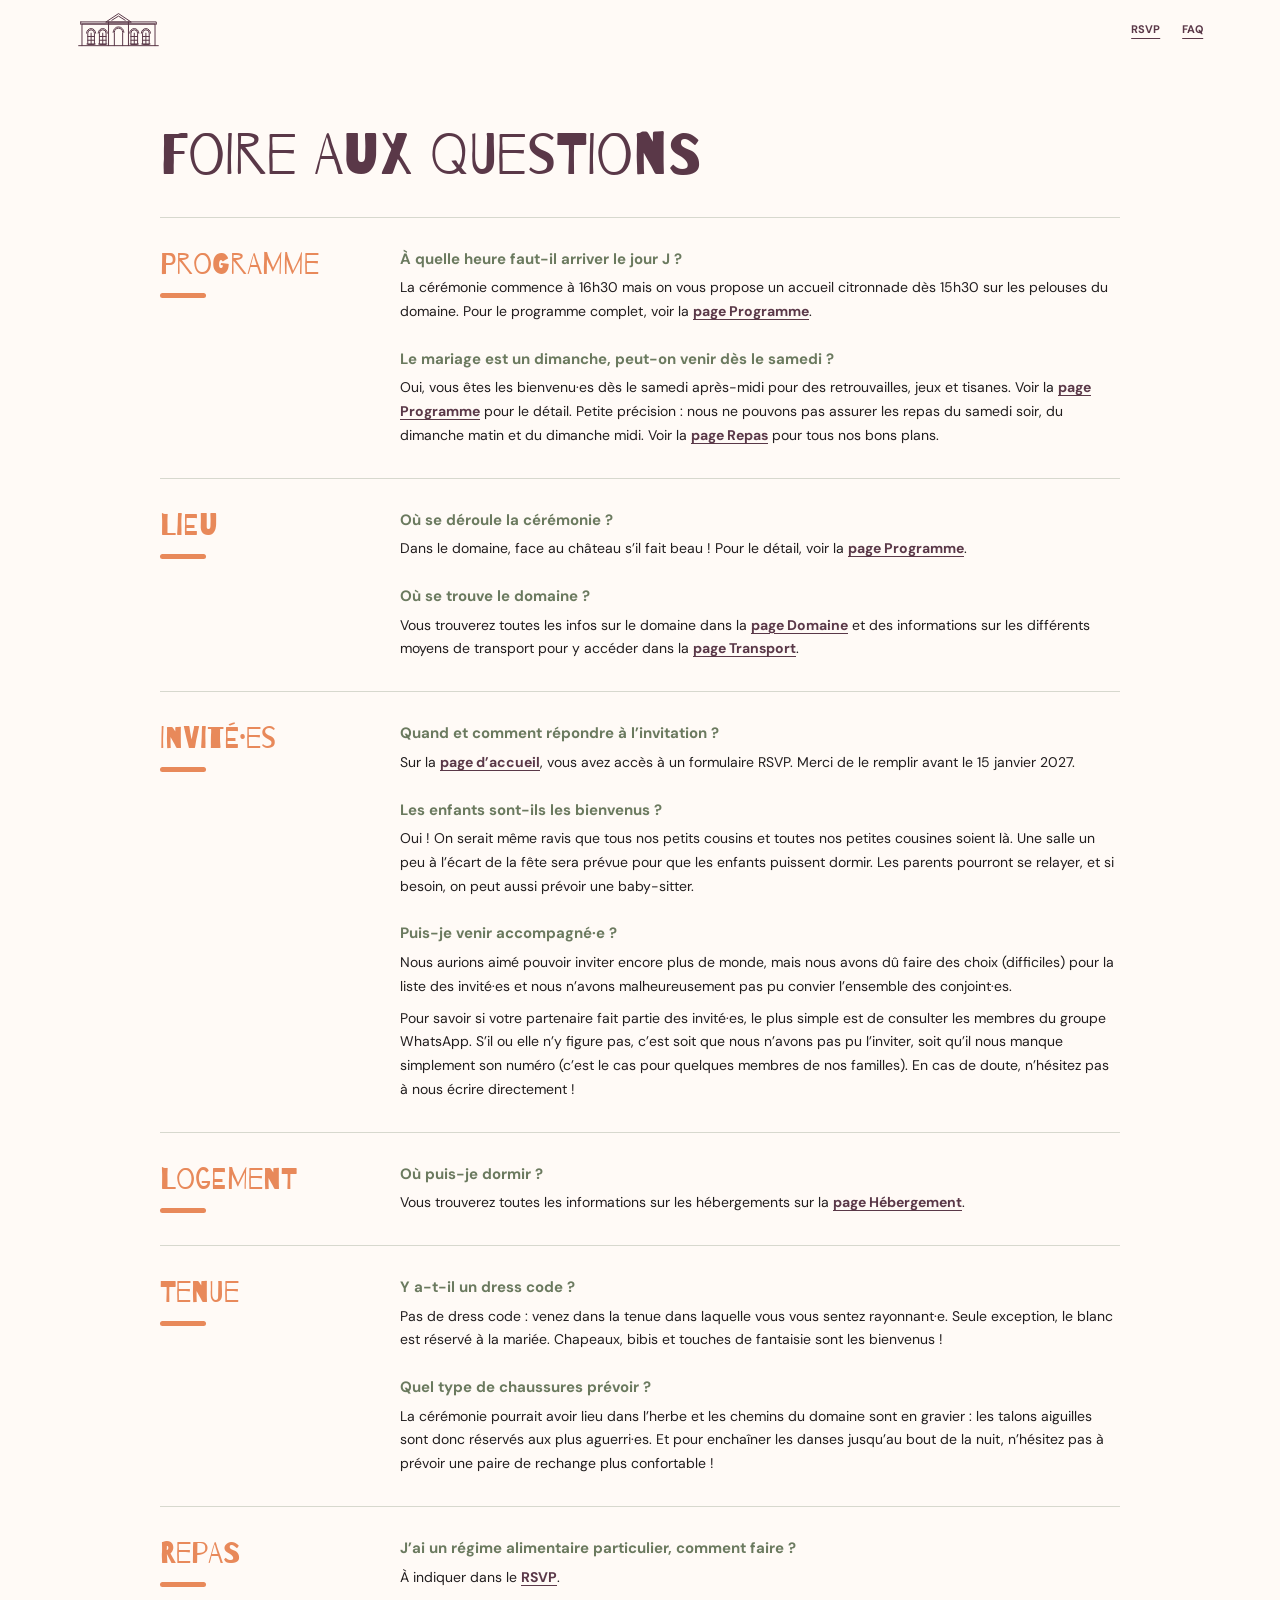
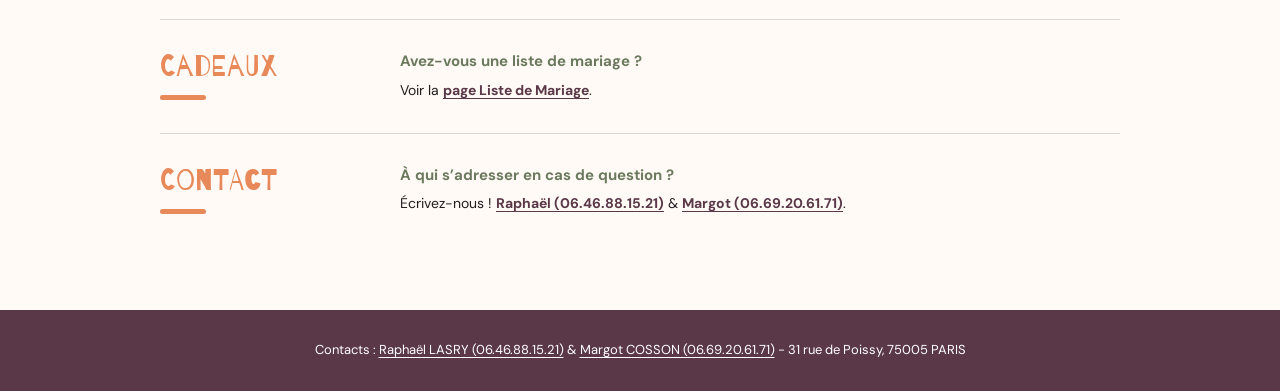
<file: foire-aux-questions.html>
<!doctype html>
<html lang="fr">
<head>
  <meta charset="utf-8">
  <meta name="viewport" content="width=device-width, initial-scale=1">
  <meta name="robots" content="noindex, nofollow">
  <meta name="theme-color" content="#6b7a5f">
  <meta name="description" content="Foire aux questions du mariage de Raphaël et Margot.">
  <title>Foire aux questions · Raphaël &amp; Margot</title>
  <link rel="icon" type="image/svg+xml" href="orangerie-logo.svg" />
  <link rel="preconnect" href="https://fonts.googleapis.com">
  <link rel="preconnect" href="https://fonts.gstatic.com" crossorigin>
  <link href="https://fonts.googleapis.com/css2?family=Barrio&family=DM+Sans:wght@400;500;600;700&display=swap" rel="stylesheet">
  <link rel="stylesheet" href="landing.css">
  <link rel="stylesheet" href="faq.css">
  <script src="site-variant.js" defer></script>
</head>
<body data-page="faq">
  <header class="topbar">
    <a class="brand" href="invitation.html" aria-label="Retour à l’invitation"><img src="orangerie-logo.svg" alt="" width="84" height="40"></a>
    <nav class="topbar-nav" aria-label="Accès rapides"><a class="topbar-link" href="invitation.html#rsvp">RSVP</a><a class="topbar-link" href="foire-aux-questions.html">FAQ</a></nav>
  </header>
  <main class="faq-main">
    <div class="faq-wrap">
      <header class="faq-intro">
        <h1 id="page-title">Foire aux questions</h1>
      </header>

      <section class="faq-group" aria-labelledby="faq-programme">
        <h2 id="faq-programme">Programme</h2>
        <div class="faq-items">
          <h3>À quelle heure faut-il arriver le jour J ?</h3>
          <p>La cérémonie commence à 16h30 mais on vous propose un accueil citronnade dès 15h30 sur les pelouses du domaine. Pour le programme complet, voir la <a href="programme.html">page Programme</a>.</p>
          <h3>Le mariage est un dimanche, peut-on venir dès le samedi ?</h3>
          <p>Oui, vous êtes les bienvenu·es dès le samedi après-midi pour des retrouvailles, jeux et tisanes. Voir la <a href="programme.html">page Programme</a> pour le détail. Petite précision : nous ne pouvons pas assurer les repas du samedi soir, du dimanche matin et du dimanche midi. Voir la <a href="manger.html">page Repas</a> pour tous nos bons plans.</p>
        </div>
      </section>

      <section class="faq-group" aria-labelledby="faq-lieu">
        <h2 id="faq-lieu">Lieu</h2>
        <div class="faq-items">
          <h3>Où se déroule la cérémonie ?</h3>
          <p>Dans le domaine, face au château s’il fait beau ! Pour le détail, voir la <a href="programme.html">page Programme</a>.</p>
          <h3>Où se trouve le domaine ?</h3>
          <p>Vous trouverez toutes les infos sur le domaine dans la <a href="domaine.html">page Domaine</a> et des informations sur les différents moyens de transport pour y accéder dans la <a href="voyager.html">page Transport</a>.</p>
        </div>
      </section>

      <section class="faq-group" aria-labelledby="faq-invites">
        <h2 id="faq-invites">Invité·es</h2>
        <div class="faq-items">
          <h3>Quand et comment répondre à l’invitation ?</h3>
          <p>Sur la <a href="invitation.html#rsvp">page d’accueil</a>, vous avez accès à un formulaire RSVP. Merci de le remplir avant le 15 janvier 2027.</p>
          <h3>Les enfants sont-ils les bienvenus ?</h3>
          <p>Oui ! On serait même ravis que tous nos petits cousins et toutes nos petites cousines soient là. Une salle un peu à l’écart de la fête sera prévue pour que les enfants puissent dormir. Les parents pourront se relayer, et si besoin, on peut aussi prévoir une baby-sitter.</p>
          <h3>Puis-je venir accompagné·e ?</h3>
          <p>Nous aurions aimé pouvoir inviter encore plus de monde, mais nous avons dû faire des choix (difficiles) pour la liste des invité·es et nous n’avons malheureusement pas pu convier l’ensemble des conjoint·es.</p>
          <p>Pour savoir si votre partenaire fait partie des invité·es, le plus simple est de consulter les membres du groupe WhatsApp. S’il ou elle n’y figure pas, c’est soit que nous n’avons pas pu l’inviter, soit qu’il nous manque simplement son numéro (c’est le cas pour quelques membres de nos familles). En cas de doute, n’hésitez pas à nous écrire directement !</p>
        </div>
      </section>

      <section class="faq-group" aria-labelledby="faq-logement">
        <h2 id="faq-logement">Logement</h2>
        <div class="faq-items">
          <h3>Où puis-je dormir ?</h3>
          <p>Vous trouverez toutes les informations sur les hébergements sur la <a href="loger.html">page Hébergement</a>.</p>
        </div>
      </section>

      <section class="faq-group" aria-labelledby="faq-tenue">
        <h2 id="faq-tenue">Tenue</h2>
        <div class="faq-items">
          <h3>Y a-t-il un dress code ?</h3>
          <p>Pas de dress code : venez dans la tenue dans laquelle vous vous sentez rayonnant·e. Seule exception, le blanc est réservé à la mariée. Chapeaux, bibis et touches de fantaisie sont les bienvenus !</p>
          <h3>Quel type de chaussures prévoir ?</h3>
          <p>La cérémonie pourrait avoir lieu dans l’herbe et les chemins du domaine sont en gravier : les talons aiguilles sont donc réservés aux plus aguerri·es. Et pour enchaîner les danses jusqu’au bout de la nuit, n’hésitez pas à prévoir une paire de rechange plus confortable !</p>
        </div>
      </section>

      <section class="faq-group" aria-labelledby="faq-repas">
        <h2 id="faq-repas">Repas</h2>
        <div class="faq-items">
          <h3>J’ai un régime alimentaire particulier, comment faire ?</h3>
          <p>À indiquer dans le <a href="invitation.html#rsvp">RSVP</a>.</p>
        </div>
      </section>

      <section class="faq-group" aria-labelledby="faq-cadeaux">
        <h2 id="faq-cadeaux">Cadeaux</h2>
        <div class="faq-items">
          <h3>Avez-vous une liste de mariage ?</h3>
          <p>Voir la <a href="liste-de-mariage.html">page Liste de Mariage</a>.</p>
        </div>
      </section>

      <section class="faq-group" aria-labelledby="faq-contact">
        <h2 id="faq-contact">Contact</h2>
        <div class="faq-items">
          <h3>À qui s’adresser en cas de question ?</h3>
          <p>Écrivez-nous ! <a href="tel:+33646881521">Raphaël (06.46.88.15.21)</a> &amp; <a href="tel:+33669206171">Margot (06.69.20.61.71)</a>.</p>
        </div>
      </section>
    </div>
  </main>
  <footer class="footer">
    <p>Contacts : <a href="tel:+33646881521">Raphaël LASRY (06.46.88.15.21)</a> &amp; <a href="tel:+33669206171">Margot COSSON (06.69.20.61.71)</a> - 31 rue de Poissy, 75005 PARIS</p>
  </footer>
</body>
</html>
</file>
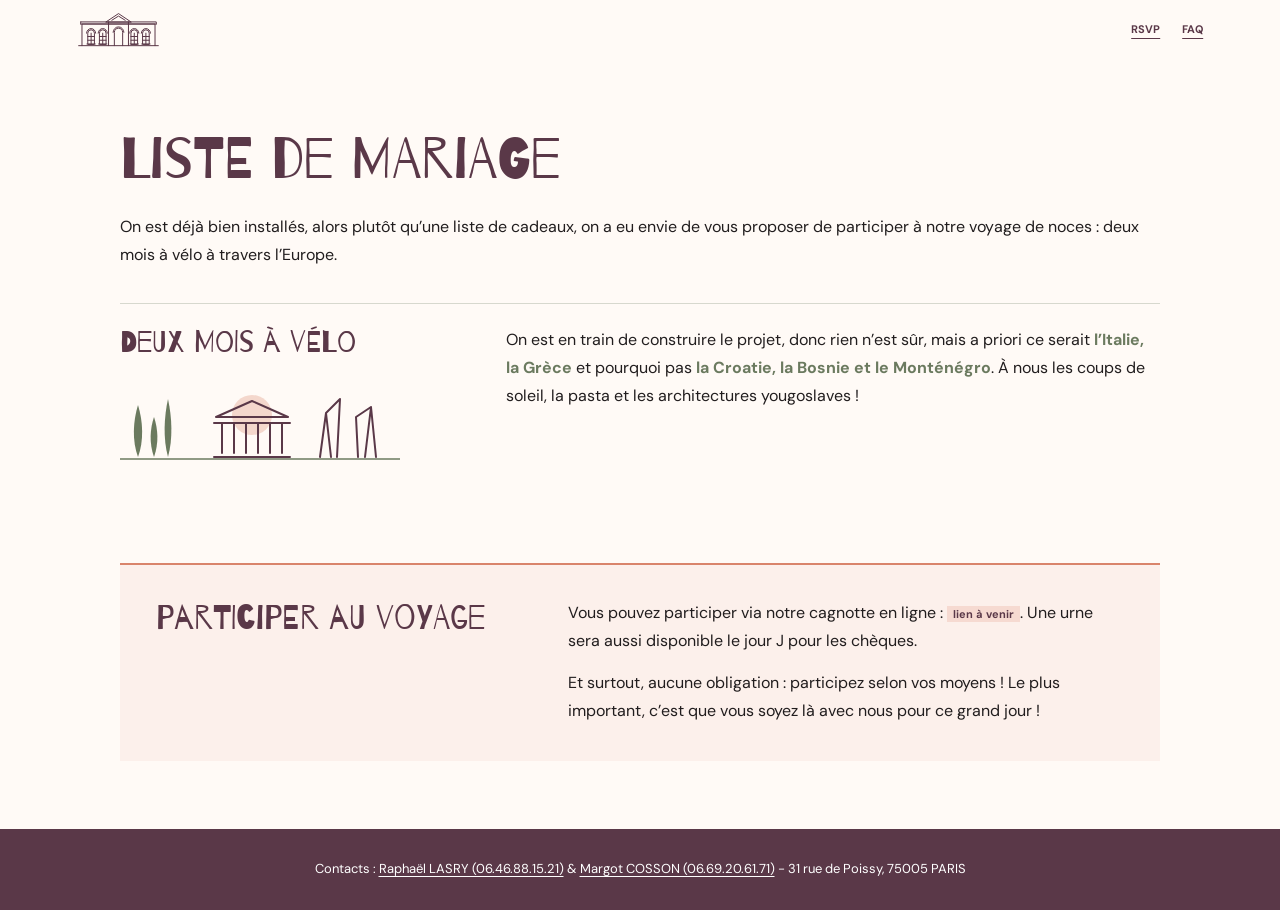
<file: liste-de-mariage.html>
<!doctype html>
<html lang="fr">
<head>
  <meta charset="utf-8">
  <meta name="viewport" content="width=device-width, initial-scale=1">
  <meta name="robots" content="noindex, nofollow">
  <meta name="theme-color" content="#6b7a5f">
  <meta name="description" content="Informations sur la liste de mariage de Raphaël et Margot.">
  <title>Liste de mariage · Raphaël &amp; Margot</title>
  <link rel="icon" type="image/svg+xml" href="orangerie-logo.svg" />
  <link rel="preconnect" href="https://fonts.googleapis.com">
  <link rel="preconnect" href="https://fonts.gstatic.com" crossorigin>
  <link href="https://fonts.googleapis.com/css2?family=Barrio&family=DM+Sans:wght@400;500;600;700&display=swap" rel="stylesheet">
  <link rel="stylesheet" href="landing.css">
  <link rel="stylesheet" href="liste-de-mariage.css">
  <script src="site-variant.js" defer></script>
</head>
<body data-page="honeymoon">
  <header class="topbar">
    <a class="brand" href="invitation.html" aria-label="Retour à l’invitation"><img src="orangerie-logo.svg" alt="" width="84" height="40"></a>
    <nav class="topbar-nav" aria-label="Accès rapides"><a class="topbar-link" href="invitation.html#rsvp">RSVP</a><a class="topbar-link" href="foire-aux-questions.html">FAQ</a></nav>
  </header>
  <main class="honeymoon-main">
    <div class="honeymoon-wrap">
      <section class="honeymoon-intro" aria-labelledby="page-title">
        <h1 id="page-title">Liste de mariage</h1>
        <p class="honeymoon-copy">On est déjà bien installés, alors plutôt qu’une liste de cadeaux, on a eu envie de vous proposer de participer à notre voyage de noces : deux mois à vélo à travers l’Europe.</p>
        <div class="trip-details">
          <div class="trip-heading">
            <p class="trip-duration">Deux mois à vélo</p>
            <svg class="trip-deco" viewBox="0 0 280 90" aria-hidden="true" focusable="false">
              <circle class="trip-deco-sun" cx="132" cy="38" r="20"/>
              <g class="trip-deco-cypress">
                <path d="M18 80 C 12 64, 13 44, 18 28 C 23 44, 24 64, 18 80 Z"/>
                <path d="M34 80 C 29 66, 30 52, 34 40 C 38 52, 39 66, 34 80 Z"/>
                <path d="M48 80 C 43 62, 44 40, 48 22 C 52 40, 53 62, 48 80 Z"/>
              </g>
              <g class="trip-deco-line">
                <path d="M96 40 L132 24 L168 40 Z M94 46 H170 M96 40 H168"/>
                <path d="M102 46 V76 M114 46 V76 M126 46 V76 M138 46 V76 M150 46 V76 M162 46 V76 M94 80 H170"/>
                <path d="M200 80 L206 36 L220 22 L217 80 M206 36 L211 80 M256 80 L251 30 L236 40 L238 80 M251 30 L245 80"/>
              </g>
              <path class="trip-deco-ground" d="M0 82 H280"/>
            </svg>
          </div>
          <p class="trip-route">On est en train de construire le projet, donc rien n’est sûr, mais a priori ce serait <strong>l’Italie, la Grèce</strong> et pourquoi pas <strong>la Croatie, la Bosnie et le Monténégro</strong>. À nous les coups de soleil, la pasta et les architectures yougoslaves !</p>
        </div>
      </section>

      <section class="contribution" aria-labelledby="contribution-title">
        <div class="contribution-inner">
          <h2 id="contribution-title">Participer au voyage</h2>
          <div class="contribution-copy">
            <p>Vous pouvez participer via notre cagnotte en ligne : <span class="pot-pending">lien à venir</span>. Une urne sera aussi disponible le jour J pour les chèques.</p>
            <p>Et surtout, aucune obligation : participez selon vos moyens ! Le plus important, c’est que vous soyez là avec nous pour ce grand jour !</p>
          </div>
        </div>
      </section>
    </div>
  </main>
  <footer class="footer honeymoon-footer">
    <p>Contacts : <a href="tel:+33646881521">Raphaël LASRY (06.46.88.15.21)</a> &amp; <a href="tel:+33669206171">Margot COSSON (06.69.20.61.71)</a> - 31 rue de Poissy, 75005 PARIS</p>
  </footer>
</body>
</html>
</file>
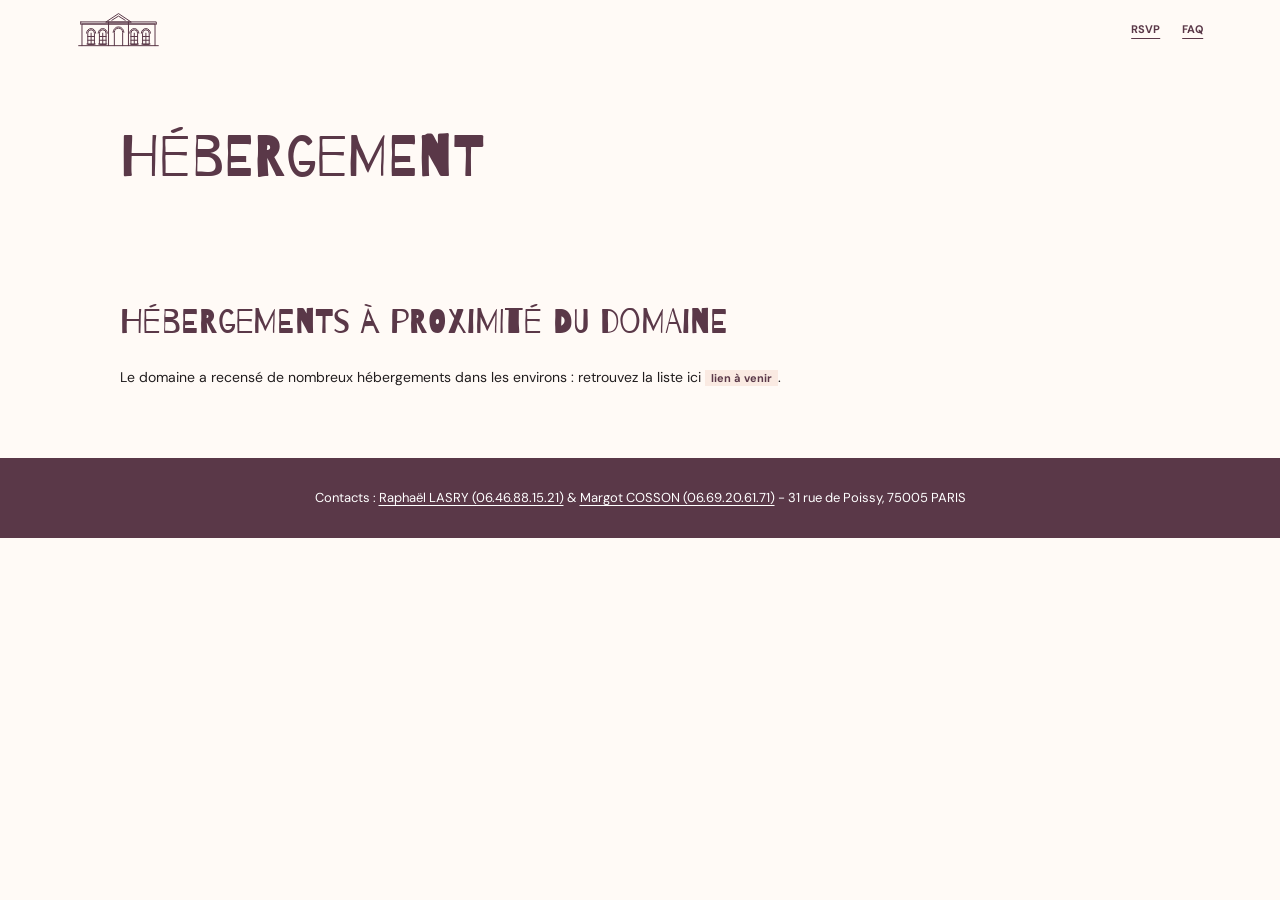
<file: loger.html>
<!doctype html>
<html lang="fr">
<head>
  <meta charset="utf-8">
  <meta name="viewport" content="width=device-width, initial-scale=1">
  <meta name="robots" content="noindex, nofollow">
  <meta name="theme-color" content="#6b7a5f">
  <meta name="description" content="Informations pour se loger pendant le mariage de Raphaël et Margot.">
  <title>Hébergement · Raphaël &amp; Margot</title>
  <link rel="icon" type="image/svg+xml" href="orangerie-logo.svg" />
  <link rel="preconnect" href="https://fonts.googleapis.com">
  <link rel="preconnect" href="https://fonts.gstatic.com" crossorigin>
  <link href="https://fonts.googleapis.com/css2?family=Barrio&family=DM+Sans:wght@400;500;600;700&display=swap" rel="stylesheet">
  <link rel="stylesheet" href="landing.css">
  <link rel="stylesheet" href="loger.css">
  <script src="site-variant.js" defer></script>
</head>
<body data-page="loger">
  <header class="topbar">
    <a class="brand" href="invitation.html" aria-label="Retour à l’invitation"><img src="orangerie-logo.svg" alt="" width="84" height="40"></a>
    <nav class="topbar-nav" aria-label="Accès rapides"><a class="topbar-link" href="invitation.html#rsvp">RSVP</a><a class="topbar-link" href="foire-aux-questions.html">FAQ</a></nav>
  </header>
  <main class="lodging-main">
    <div class="lodging-wrap">
      <header class="lodging-intro" aria-labelledby="page-title-onsite" data-variants="cyrano,ragueneau" hidden>
        <h1 id="page-title-onsite">Hébergement</h1>
        <p class="lodging-intro-copy">Pour profiter au maximum de ce week-end ensemble, nous avons choisi un lieu qui offre de nombreux couchages. Nous serons ravis de vous y accueillir : pensez simplement à nous confirmer que vous dormez sur place dans le <a class="rsvp-link" href="invitation.html#rsvp">RSVP</a>.</p>
      </header>
      <header class="lodging-intro" aria-labelledby="page-title-nearby" data-variants="magdeleine" hidden>
        <h1 id="page-title-nearby">Hébergement</h1>
      </header>

      <section class="lodging-types" aria-labelledby="types-title" data-variants="cyrano,ragueneau" hidden>
        <h2 id="types-title">Côté couchage, il y aura :</h2>
        <div class="type-list">
          <article class="type">
            <h3>Des chambres</h3>
            <p class="type-capacity">De 1 à 4 personnes</p>
            <p>Chacune avec sa propre salle d’eau (douche et toilettes).</p>
          </article>
          <article class="type">
            <h3>Des gîtes</h3>
            <p class="type-capacity">De 6 à 12 personnes</p>
            <p>Pour dormir entre ami·es.</p>
          </article>
        </div>
        <p class="linen-note">Les draps et serviettes seront fournis.</p>
      </section>
    </div>

    <section class="lodging-cost" aria-labelledby="cost-title" data-variants="cyrano,ragueneau" hidden>
      <div class="cost-inner">
        <h2 id="cost-title">Nous vous demanderons une participation financière par personne  de :</h2>
        <ul class="cost-list">
          <li><strong>40€ pour une nuit, 70€ pour deux nuits</strong><span>pour les adultes et les enfants de plus de 12 ans</span></li>
          <li><strong>20€ pour une nuit, 35€ pour deux nuits</strong><span>pour les enfants jusqu’à 12 ans</span></li>
          <li><strong>Pas de participation</strong><span>pour les enfants en lit parapluie</span></li>
        </ul>
        <p class="free-nights" data-variants="cyrano" hidden>Pour celles et ceux qui arrivent dès le jeudi ou le vendredi, aucune participation ne sera demandée pour ces deux nuits.</p>
      </div>
    </section>

    <div class="lodging-wrap">
      <section class="lodging-nearby" aria-labelledby="nearby-title">
        <h2 id="nearby-title">Hébergements à proximité du domaine</h2>
        <p>Le domaine a recensé de nombreux hébergements dans les environs : retrouvez la liste ici <span class="list-pending">lien à venir</span>.</p>
      </section>
    </div>
  </main>
  <footer class="footer lodging-footer">
    <p>Contacts : <a href="tel:+33646881521">Raphaël LASRY (06.46.88.15.21)</a> &amp; <a href="tel:+33669206171">Margot COSSON (06.69.20.61.71)</a> - 31 rue de Poissy, 75005 PARIS</p>
  </footer>
</body>
</html>
</file>
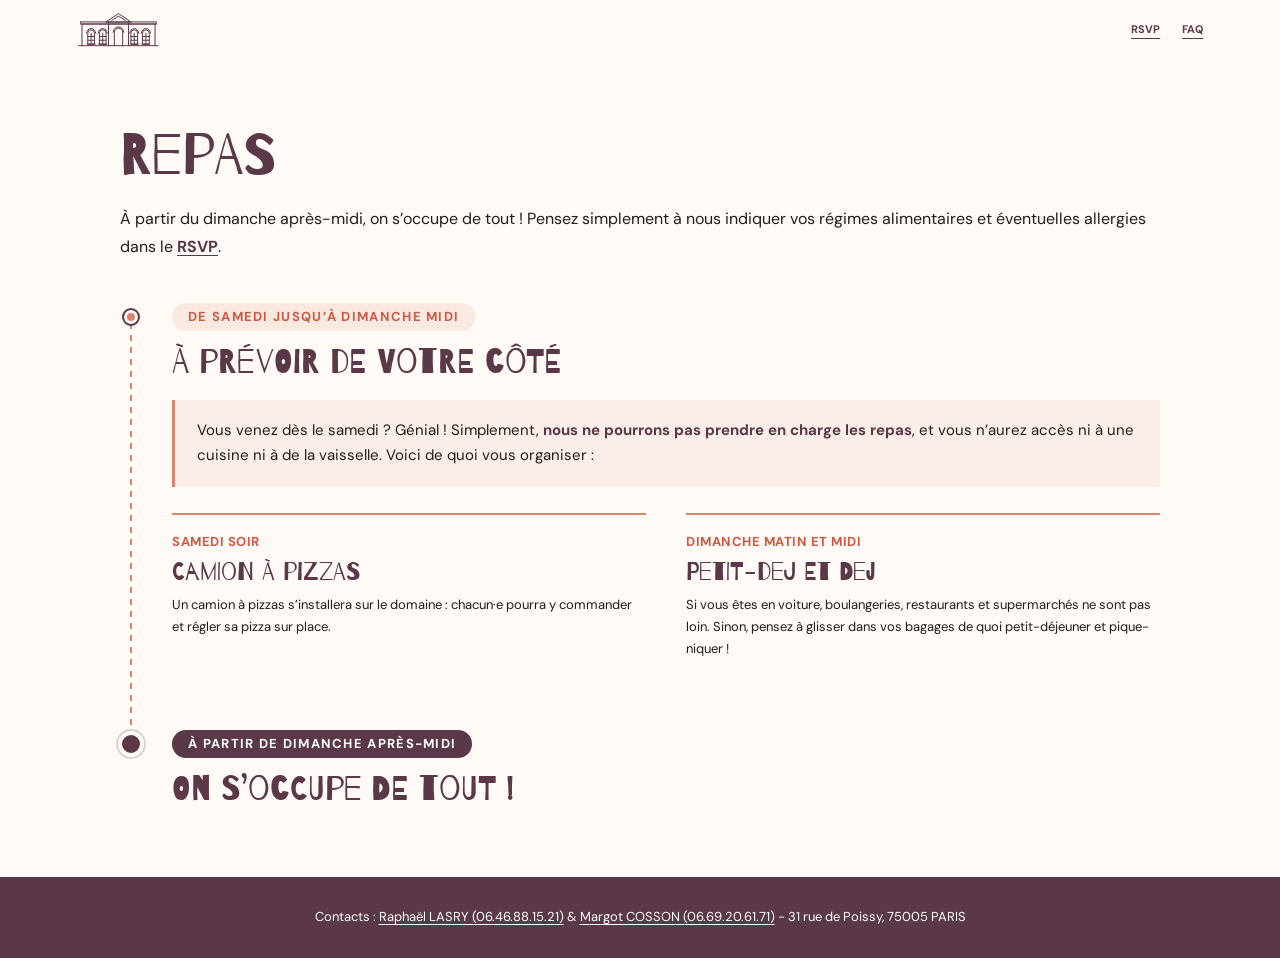
<file: manger.html>
<!doctype html>
<html lang="fr">
<head>
  <meta charset="utf-8">
  <meta name="viewport" content="width=device-width, initial-scale=1">
  <meta name="robots" content="noindex, nofollow">
  <meta name="theme-color" content="#6b7a5f">
  <meta name="description" content="Informations sur les repas du mariage de Raphaël et Margot.">
  <title>Repas · Raphaël &amp; Margot</title>
  <link rel="icon" type="image/svg+xml" href="orangerie-logo.svg" />
  <link rel="preconnect" href="https://fonts.googleapis.com">
  <link rel="preconnect" href="https://fonts.gstatic.com" crossorigin>
  <link href="https://fonts.googleapis.com/css2?family=Barrio&family=DM+Sans:wght@400;500;600;700&display=swap" rel="stylesheet">
  <link rel="stylesheet" href="landing.css">
  <link rel="stylesheet" href="manger.css">
  <script src="site-variant.js" defer></script>
</head>
<body data-page="manger">
  <header class="topbar">
    <a class="brand" href="invitation.html" aria-label="Retour à l’invitation"><img src="orangerie-logo.svg" alt="" width="84" height="40"></a>
    <nav class="topbar-nav" aria-label="Accès rapides"><a class="topbar-link" href="invitation.html#rsvp">RSVP</a><a class="topbar-link" href="foire-aux-questions.html">FAQ</a></nav>
  </header>
  <main class="food-main">
    <div class="food-wrap">
      <header class="food-intro">
        <h1 id="page-title">Repas</h1>
        <p class="food-intro-copy">À partir du dimanche après-midi, on s’occupe de tout ! Pensez simplement à nous indiquer vos régimes alimentaires et éventuelles allergies dans le <a class="rsvp-link" href="invitation.html#rsvp">RSVP</a>.</p>
      </header>

      <section class="food-part" aria-labelledby="part-thursday" data-variants="cyrano" hidden>
        <div class="part-heading">
          <p class="part-date">Dès <time datetime="2027-05-13">jeudi</time></p>
          <h2 id="part-thursday">On s’organise ensemble</h2>
        </div>
        <div class="part-content">
          <p>Pour celles et ceux qui arrivent dès le jeudi, on mettra les repas en commun.</p>
        </div>
      </section>

      <section class="food-part" aria-labelledby="part-self">
        <div class="part-heading">
          <p class="part-date">De <time datetime="2027-05-15">samedi</time> jusqu’à <time datetime="2027-05-16">dimanche</time> midi</p>
          <h2 id="part-self">À prévoir de votre côté</h2>
        </div>
        <div class="part-content">
          <div class="food-callout">
            <p>Vous venez dès le samedi ? Génial ! Simplement, <strong>nous ne pourrons pas prendre en charge les repas</strong>, et vous n’aurez accès ni à une cuisine ni à de la vaisselle. Voici de quoi vous organiser :</p>
          </div>
          <div class="meal-list">
            <article class="meal">
              <p class="food-when">Samedi soir</p>
              <h3>Camion à pizzas</h3>
              <p>Un camion à pizzas s’installera sur le domaine : chacun·e pourra y commander et régler sa pizza sur place.</p>
            </article>
            <article class="meal">
              <p class="food-when">Dimanche matin et midi</p>
              <h3>Petit-dej et dej</h3>
              <p>Si vous êtes en voiture, boulangeries, restaurants et supermarchés ne sont pas loin. Sinon, pensez à glisser dans vos bagages de quoi petit-déjeuner et pique-niquer !</p>
            </article>
          </div>
        </div>
      </section>

      <section class="food-part food-part--hosted" aria-labelledby="part-hosted">
        <div class="part-heading">
          <p class="part-date">À partir de <time datetime="2027-05-16">dimanche</time> après-midi</p>
          <h2 id="part-hosted">On s’occupe de tout !</h2>
        </div>
      </section>
    </div>
  </main>
  <footer class="footer">
    <p>Contacts : <a href="tel:+33646881521">Raphaël LASRY (06.46.88.15.21)</a> &amp; <a href="tel:+33669206171">Margot COSSON (06.69.20.61.71)</a> - 31 rue de Poissy, 75005 PARIS</p>
  </footer>
</body>
</html>
</file>
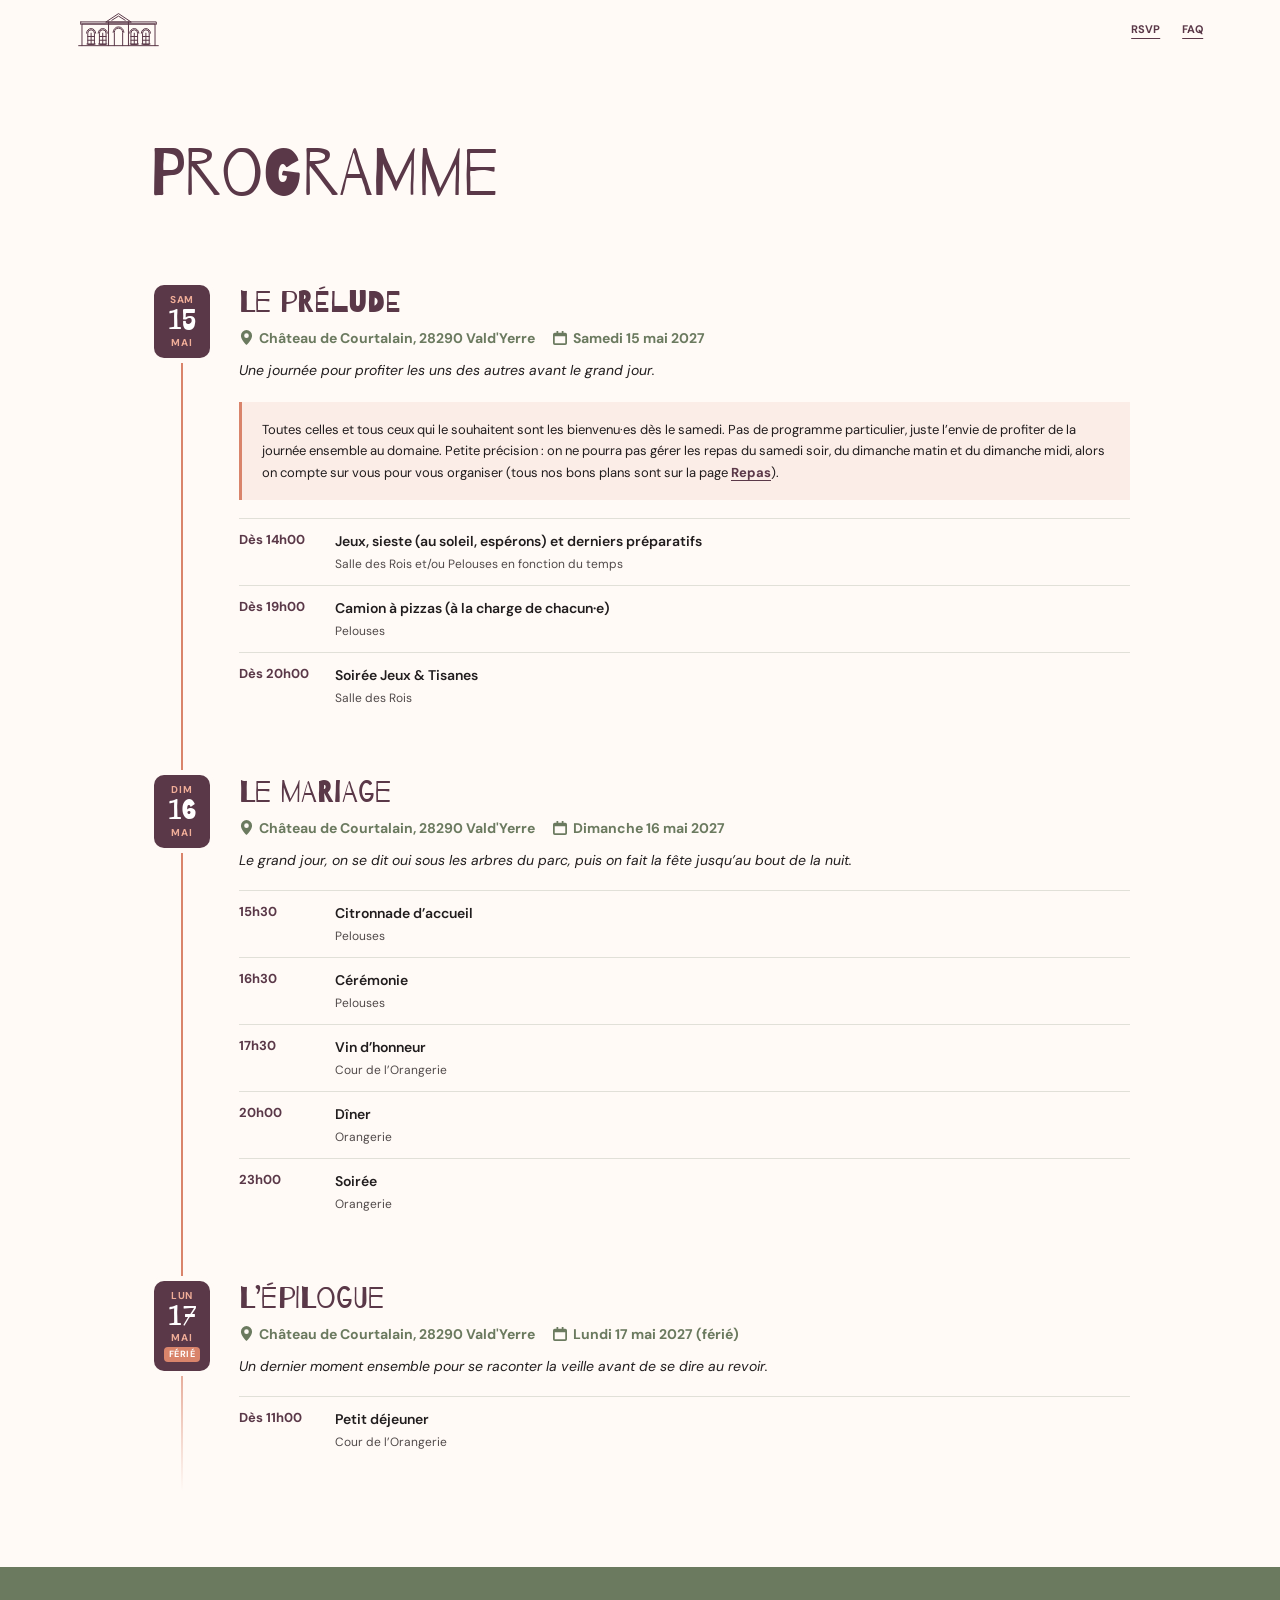
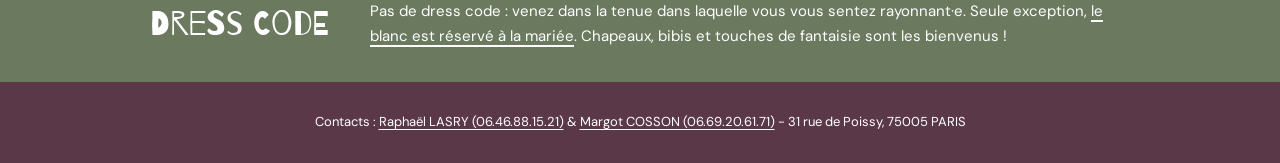
<file: programme.html>
<!doctype html>
<html lang="fr">
<head>
  <meta charset="utf-8">
  <meta name="viewport" content="width=device-width, initial-scale=1">
  <meta name="robots" content="noindex, nofollow">
  <meta name="theme-color" content="#6b7a5f">
  <meta name="description" content="Le programme du mariage de Raphaël et Margot.">
  <title>Programme · Raphaël &amp; Margot</title>
  <link rel="icon" type="image/svg+xml" href="orangerie-logo.svg" />
  <link rel="preconnect" href="https://fonts.googleapis.com">
  <link rel="preconnect" href="https://fonts.gstatic.com" crossorigin>
  <link href="https://fonts.googleapis.com/css2?family=Barrio&family=DM+Sans:wght@400;500;600;700&display=swap" rel="stylesheet">
  <link rel="stylesheet" href="landing.css">
  <link rel="stylesheet" href="programme-design-1.css">
  <script src="site-variant.js" defer></script>
</head>
<body data-design="1">
  <header class="topbar">
    <a class="brand" href="invitation.html" aria-label="Retour à l’invitation"><img src="orangerie-logo.svg" alt="" width="84" height="40"></a>
    <nav class="topbar-nav" aria-label="Accès rapides"><a class="topbar-link" href="invitation.html#rsvp">RSVP</a><a class="topbar-link" href="foire-aux-questions.html">FAQ</a></nav>
  </header>
  <main class="programme-main">
    <div class="programme-wrap">
      <header class="programme-intro">
        <h1 id="page-title">Programme</h1>
      </header>

      <ol class="moments" aria-label="Les temps forts">
        <li class="moment" data-variants="cyrano" hidden>
          <time class="moment-day" datetime="2027-04-10" aria-label="Samedi 10 avril 2027"><span>Sam</span><strong>10</strong><span>Avr</span></time>
          <div class="moment-content">
            <div class="moment-heading"><h2>L’union civile</h2></div>
            <p class="moment-location"><span class="moment-place">5e arrondissement, Paris</span><span class="moment-when">Samedi 10 avril 2027</span></p>
            <p class="moment-description">Un premier oui, en petit comité, à la mairie de notre quartier.</p>
            <ul class="agenda">
              <li class="agenda-item"><time datetime="2027-04-10T10:30">10h30</time><div><h3>Retrouvailles</h3><p class="agenda-place">Place du Panthéon</p></div></li>
              <li class="agenda-item"><time datetime="2027-04-10T11:00">11h00</time><div><h3>Mariage civil</h3><p class="agenda-place">Mairie du 5e</p></div></li>
              <li class="agenda-item"><time datetime="2027-04-10T12:00">12h00</time><div><h3>Déjeuner</h3><p class="agenda-place">À définir</p></div></li>
            </ul>
          </div>
        </li>
        <li class="moment" data-variants="cyrano" hidden>
          <time class="moment-day" datetime="2027-05-13" aria-label="Jeudi 13 mai 2027"><span>Jeu</span><strong>13</strong><span>Mai</span></time>
          <div class="moment-content">
            <div class="moment-heading"><h2>La prise de quartiers</h2></div>
            <p class="moment-location"><span class="moment-place">Château de Courtalain, 28290 Vald'Yerre</span><span class="moment-when">Jeudi 13 mai 2027</span></p>
            <p class="moment-description">Les valises posées au domaine, on s’installe pour quelques jours ensemble.</p>
            <ul class="agenda">
              <li class="agenda-item"><time datetime="2027-05-13T14:00">Dès 14h00</time><div><h3>Arrivée et installation au château</h3></div></li>
            </ul>
          </div>
        </li>
        <li class="moment" data-variants="cyrano" hidden>
          <time class="moment-day" datetime="2027-05-14" aria-label="Vendredi 14 mai 2027"><span>Ven</span><strong>14</strong><span>Mai</span></time>
          <div class="moment-content">
            <div class="moment-heading"><h2>Les bénédictions religieuses</h2></div>
            <p class="moment-location"><span class="moment-place">Château de Courtalain, 28290 Vald'Yerre</span><span class="moment-when">Vendredi 14 mai 2027</span></p>
            <p class="moment-description">Deux bénédictions pour célébrer nos deux traditions.</p>
            <ul class="agenda">
              <li class="agenda-item"><time datetime="2027-05-14T11:00">11h00</time><div><h3>Bénédiction catholique avec le père Tryphon</h3><p class="agenda-place">Église Saint-Jean Baptiste, attenante au château</p></div></li>
              <li class="agenda-item"><time datetime="2027-05-14T14:00">14h00</time><div><h3>Bénédiction juive avec le rabbin Philippe Haddad</h3><p class="agenda-place">Parc du château</p></div></li>
            </ul>
          </div>
        </li>
        <li class="moment">
          <time class="moment-day" datetime="2027-05-15" aria-label="Samedi 15 mai 2027"><span>Sam</span><strong>15</strong><span>Mai</span></time>
          <div class="moment-content">
            <div class="moment-heading"><h2>Le prélude</h2></div>
            <p class="moment-location"><span class="moment-place">Château de Courtalain, 28290 Vald'Yerre</span><span class="moment-when">Samedi 15 mai 2027</span></p>
            <p class="moment-description">Une journée pour profiter les uns des autres avant le grand jour.</p>
            <aside class="programme-note" aria-label="À savoir">
              <p>Toutes celles et tous ceux qui le souhaitent sont les bienvenu·es dès le samedi. Pas de programme particulier, juste l’envie de profiter de la journée ensemble au domaine. Petite précision : on ne pourra pas gérer les repas du samedi soir, du dimanche matin et du dimanche midi, alors on compte sur vous pour vous organiser (tous nos bons plans sont sur la page <a href="manger.html">Repas</a>).</p>
            </aside>
            <ul class="agenda">
              <li class="agenda-item"><time datetime="2027-05-15T14:00">Dès 14h00</time><div><h3>Jeux, sieste (au soleil, espérons) et derniers préparatifs</h3><p class="agenda-place">Salle des Rois et/ou Pelouses en fonction du temps</p></div></li>
              <li class="agenda-item"><time datetime="2027-05-15T19:00">Dès 19h00</time><div><h3>Camion à pizzas (à la charge de chacun·e)</h3><p class="agenda-place">Pelouses</p></div></li>
              <li class="agenda-item"><time datetime="2027-05-15T20:00">Dès 20h00</time><div><h3>Soirée Jeux &amp; Tisanes</h3><p class="agenda-place">Salle des Rois</p></div></li>
            </ul>
          </div>
        </li>
        <li class="moment">
          <time class="moment-day" datetime="2027-05-16" aria-label="Dimanche 16 mai 2027"><span>Dim</span><strong>16</strong><span>Mai</span></time>
          <div class="moment-content">
            <div class="moment-heading"><h2>Le mariage</h2></div>
            <p class="moment-location"><span class="moment-place">Château de Courtalain, 28290 Vald'Yerre</span><span class="moment-when">Dimanche 16 mai 2027</span></p>
            <p class="moment-description">Le grand jour, on se dit oui sous les arbres du parc, puis on fait la fête jusqu’au bout de la nuit.</p>
            <ul class="agenda">
              <li class="agenda-item"><time datetime="2027-05-16T15:30">15h30</time><div><h3>Citronnade d’accueil</h3><p class="agenda-place">Pelouses</p></div></li>
              <li class="agenda-item"><time datetime="2027-05-16T16:30">16h30</time><div><h3>Cérémonie</h3><p class="agenda-place">Pelouses</p></div></li>
              <li class="agenda-item"><time datetime="2027-05-16T17:30">17h30</time><div><h3>Vin d’honneur</h3><p class="agenda-place">Cour de l’Orangerie</p></div></li>
              <li class="agenda-item"><time datetime="2027-05-16T20:00">20h00</time><div><h3>Dîner</h3><p class="agenda-place">Orangerie</p></div></li>
              <li class="agenda-item"><time datetime="2027-05-16T23:00">23h00</time><div><h3>Soirée</h3><p class="agenda-place">Orangerie</p></div></li>
            </ul>
          </div>
        </li>
        <li class="moment">
          <time class="moment-day" datetime="2027-05-17" aria-label="Lundi 17 mai 2027 (férié)"><span>Lun</span><strong>17</strong><span>Mai</span><em>férié</em></time>
          <div class="moment-content">
            <div class="moment-heading"><h2>L’épilogue</h2></div>
            <p class="moment-location"><span class="moment-place">Château de Courtalain, 28290 Vald'Yerre</span><span class="moment-when">Lundi 17 mai 2027 (férié)</span></p>
            <p class="moment-description">Un dernier moment ensemble pour se raconter la veille avant de se dire au revoir.</p>
            <ul class="agenda">
              <li class="agenda-item"><time datetime="2027-05-17T11:00">Dès 11h00</time><div><h3>Petit déjeuner</h3><p class="agenda-place">Cour de l’Orangerie</p></div></li>
            </ul>
          </div>
        </li>
      </ol>
    </div>

    <section class="attire" aria-labelledby="attire-title">
      <h2 id="attire-title">Dress code</h2>
      <p>Pas de dress code : venez dans la tenue dans laquelle vous vous sentez rayonnant·e. Seule exception, <strong>le blanc est réservé à la mariée</strong>. Chapeaux, bibis et touches de fantaisie sont les bienvenus !</p>
    </section>
  </main>
  <footer class="footer programme-footer">
    <p>Contacts : <a href="tel:+33646881521">Raphaël LASRY (06.46.88.15.21)</a> &amp; <a href="tel:+33669206171">Margot COSSON (06.69.20.61.71)</a> - 31 rue de Poissy, 75005 PARIS</p>
  </footer>
</body>
</html>
</file>
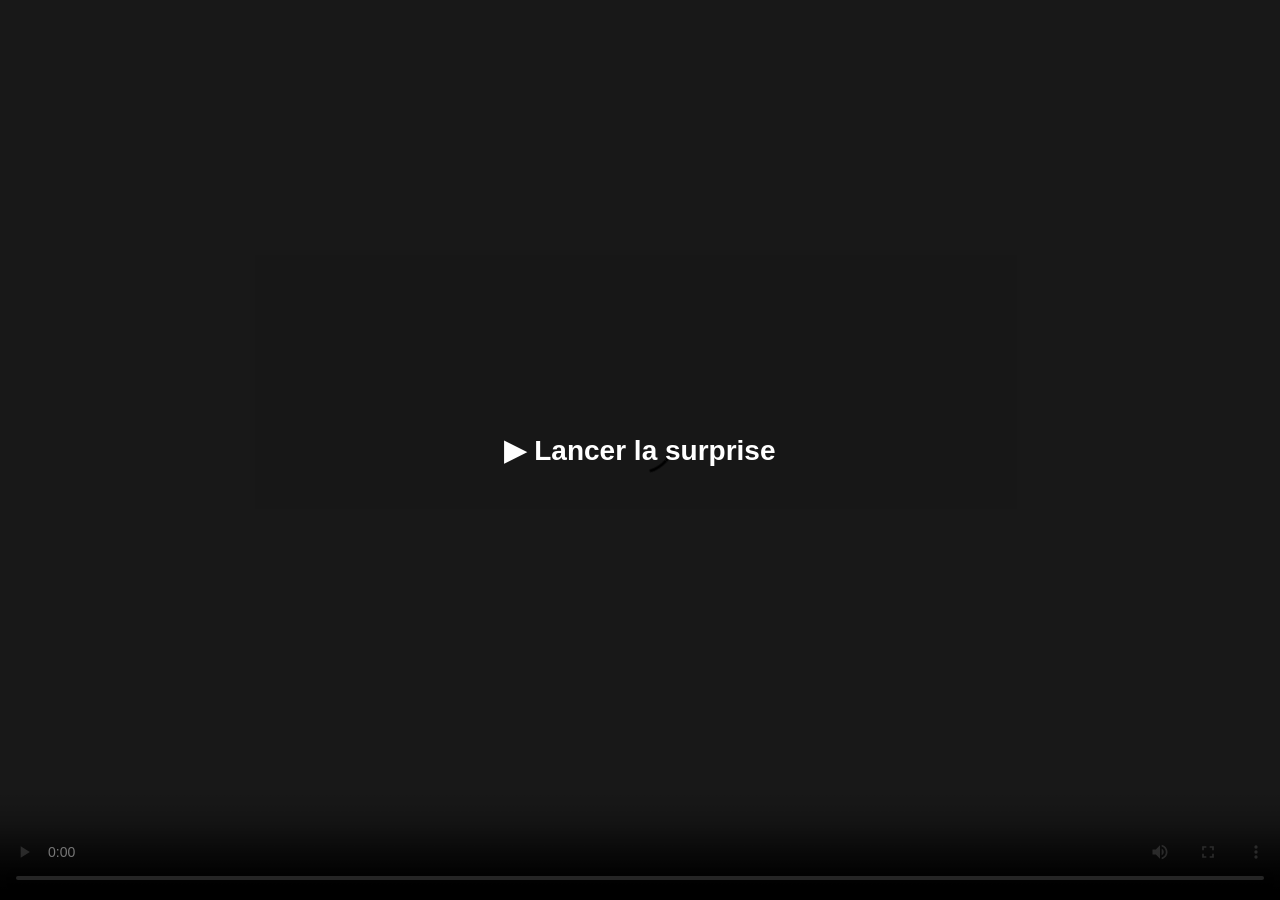
<file: surprise.html>
<!doctype html>
<html lang="fr">
<head>
  <meta charset="utf-8">
  <meta name="viewport" content="width=device-width, initial-scale=1">
  <meta name="robots" content="noindex, nofollow">
  <title>Surprise · Raphaël & Margot</title>
  <link rel="icon" type="image/svg+xml" href="orangerie-logo.svg" />
  <style>
    html, body { margin: 0; height: 100%; background: #000; }
    video { display: block; width: 100%; height: 100%; object-fit: contain; }
    #play { position: fixed; inset: 0; display: none; border: 0; background: #0008; color: white; font: 700 28px sans-serif; cursor: pointer; }
  </style>
</head>
<body>
  <video id="video" src="surprise.mp4" autoplay playsinline controls></video>
  <button id="play" type="button">▶ Lancer la surprise</button>
  <script>
    const video = document.getElementById('video');
    const play = document.getElementById('play');
    // Browsers may block autoplay with sound; fall back to a click.
    video.play().catch(() => { play.style.display = 'block'; });
    play.addEventListener('click', () => { play.style.display = 'none'; video.play(); });
  </script>
</body>
</html>
</file>
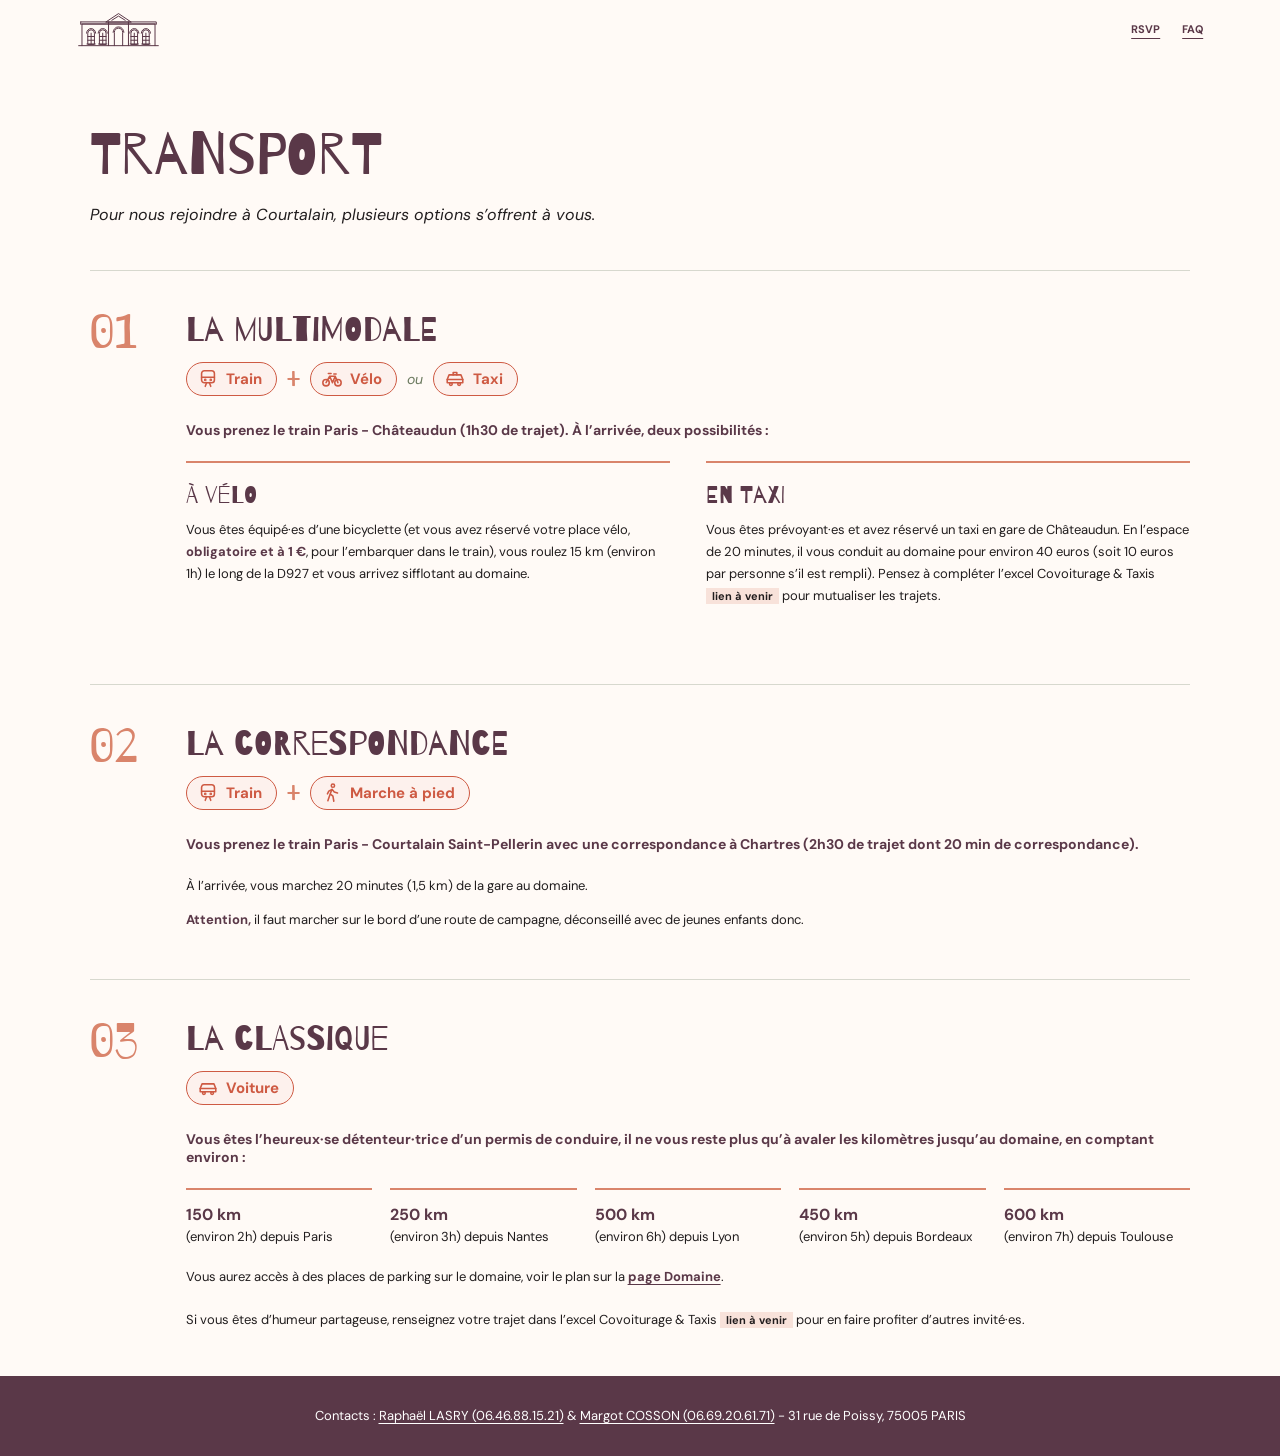
<file: voyager.html>
<!doctype html>
<html lang="fr">
<head>
  <meta charset="utf-8">
  <meta name="viewport" content="width=device-width, initial-scale=1">
  <meta name="robots" content="noindex, nofollow">
  <meta name="theme-color" content="#6b7a5f">
  <meta name="description" content="Informations de voyage pour le mariage de Raphaël et Margot.">
  <title>Transport · Raphaël &amp; Margot</title>
  <link rel="icon" type="image/svg+xml" href="orangerie-logo.svg" />
  <link rel="preconnect" href="https://fonts.googleapis.com">
  <link rel="preconnect" href="https://fonts.gstatic.com" crossorigin>
  <link href="https://fonts.googleapis.com/css2?family=Barrio&family=DM+Sans:wght@400;500;600;700&display=swap" rel="stylesheet">
  <link rel="stylesheet" href="landing.css">
  <link rel="stylesheet" href="voyager.css">
  <script src="site-variant.js" defer></script>
</head>
<body data-page="voyager">
  <svg class="icon-sprite" aria-hidden="true" focusable="false">
    <symbol id="i-train" viewBox="0 0 24 24"><rect x="5" y="3" width="14" height="13" rx="3"/><path d="M5 10h14M9 20l1.5-4M15 20l-1.5-4"/><circle cx="9" cy="13" r=".6"/><circle cx="15" cy="13" r=".6"/></symbol>
    <symbol id="i-bike" viewBox="0 0 24 24"><circle cx="5.5" cy="16" r="3.5"/><circle cx="18.5" cy="16" r="3.5"/><path d="M5.5 16l4-7h6l3 7M9.5 9l3 7 3-7M8 6h3M14 6.5h2.5"/></symbol>
    <symbol id="i-taxi" viewBox="0 0 24 24"><path d="M3.5 16v-3.5l2-5h13l2 5V16z"/><path d="M10 7.5V5h4v2.5M3.5 12.5h17"/><circle cx="7.5" cy="17.5" r="1.5"/><circle cx="16.5" cy="17.5" r="1.5"/></symbol>
    <symbol id="i-walk" viewBox="0 0 24 24"><circle cx="13" cy="4" r="1.8"/><path d="M12 8l-2 5 3 2.5 1 5.5M10 13l-2.5 7.5M12 8l2.5 3 3.5 1M12 8l-3.5 2-1.5 3"/></symbol>
    <symbol id="i-car" viewBox="0 0 24 24"><path d="M3.5 16v-3.5l2-5h13l2 5V16z"/><path d="M3.5 12.5h17"/><circle cx="7.5" cy="17.5" r="1.5"/><circle cx="16.5" cy="17.5" r="1.5"/></symbol>
  </svg>
  <header class="topbar">
    <a class="brand" href="invitation.html" aria-label="Retour à l’invitation"><img src="orangerie-logo.svg" alt="" width="84" height="40"></a>
    <nav class="topbar-nav" aria-label="Accès rapides"><a class="topbar-link" href="invitation.html#rsvp">RSVP</a><a class="topbar-link" href="foire-aux-questions.html">FAQ</a></nav>
  </header>
  <main class="travel-main">
    <div class="travel-wrap">
      <header class="travel-intro">
        <h1 id="page-title">Transport</h1>
        <p><em>Pour nous rejoindre à Courtalain, plusieurs options s’offrent à vous.</em></p>
      </header>

      <section class="travel-option travel-option--one" aria-labelledby="option-one-title">
        <header class="option-heading">
          <span class="option-number" aria-hidden="true">01</span>
          <div><h2 id="option-one-title">La multimodale</h2><p class="option-subtitle" aria-label="Train + vélo ou taxi"><span class="mode"><svg aria-hidden="true"><use href="#i-train"/></svg>Train</span><span class="mode-plus" aria-hidden="true">+</span><span class="mode"><svg aria-hidden="true"><use href="#i-bike"/></svg>Vélo</span><span class="mode-or">ou</span><span class="mode"><svg aria-hidden="true"><use href="#i-taxi"/></svg>Taxi</span></p></div>
        </header>
        <div class="option-content">
          <p class="route-summary">Vous prenez le train Paris - Châteaudun (1h30 de trajet). À l’arrivée, deux possibilités :</p>
          <div class="travel-choices">
            <article class="travel-choice">
              <h3>À vélo</h3>
              <p>Vous êtes équipé·es d’une bicyclette (et vous avez réservé votre place vélo, <strong>obligatoire et à 1 €</strong>, pour l’embarquer dans le train), vous roulez 15 km (environ 1h) le long de la D927 et vous arrivez sifflotant au domaine.</p>
            </article>
            <article class="travel-choice">
              <h3>En taxi</h3>
              <p>Vous êtes prévoyant·es et avez réservé un taxi en gare de Châteaudun. En l’espace de 20 minutes, il vous conduit au domaine pour environ 40 euros (soit 10 euros par personne s’il est rempli). Pensez à compléter l’excel Covoiturage &amp; Taxis <span class="link-pending">lien à venir</span> pour mutualiser les trajets.</p>
            </article>
          </div>
        </div>
      </section>

      <section class="travel-option travel-option--two" aria-labelledby="option-two-title">
        <header class="option-heading">
          <span class="option-number" aria-hidden="true">02</span>
          <div><h2 id="option-two-title">La correspondance</h2><p class="option-subtitle" aria-label="Train + marche à pied"><span class="mode"><svg aria-hidden="true"><use href="#i-train"/></svg>Train</span><span class="mode-plus" aria-hidden="true">+</span><span class="mode"><svg aria-hidden="true"><use href="#i-walk"/></svg>Marche à pied</span></p></div>
        </header>
        <div class="option-content">
          <p class="route-summary">Vous prenez le train Paris - Courtalain Saint-Pellerin avec une correspondance à Chartres (2h30 de trajet dont 20 min de correspondance).</p>
          <p class="walk-note">À l’arrivée, vous marchez 20 minutes (1,5 km) de la gare au domaine.</p>
          <aside class="safety-note"><strong>Attention,</strong> il faut marcher sur le bord d’une route de campagne, déconseillé avec de jeunes enfants donc.</aside>
        </div>
      </section>

      <section class="travel-option travel-option--three" aria-labelledby="option-three-title">
        <header class="option-heading">
          <span class="option-number" aria-hidden="true">03</span>
          <div><h2 id="option-three-title">La classique</h2><p class="option-subtitle"><span class="mode"><svg aria-hidden="true"><use href="#i-car"/></svg>Voiture</span></p></div>
        </header>
        <div class="option-content">
          <p class="route-summary">Vous êtes l’heureux·se détenteur·trice d’un permis de conduire, il ne vous reste plus qu’à avaler les kilomètres jusqu’au domaine, en comptant environ :</p>
          <ul class="distance-list" aria-label="Distances et durées estimées en voiture">
            <li><strong>150 km</strong> (environ 2h) depuis Paris</li>
            <li><strong>250 km</strong> (environ 3h) depuis Nantes</li>
            <li><strong>500 km</strong> (environ 6h) depuis Lyon</li>
            <li><strong>450 km</strong> (environ 5h) depuis Bordeaux</li>
            <li><strong>600 km</strong> (environ 7h) depuis Toulouse</li>
          </ul>
          <p class="car-note">Vous aurez accès à des places de parking sur le domaine, voir le plan sur la <a href="domaine.html">page Domaine</a>.</p>
          <p class="car-note">Si vous êtes d’humeur partageuse, renseignez votre trajet dans l’excel Covoiturage &amp; Taxis <span class="link-pending">lien à venir</span> pour en faire profiter d’autres invité·es.</p>
        </div>
      </section>
    </div>
  </main>
  <footer class="footer">
    <p>Contacts : <a href="tel:+33646881521">Raphaël LASRY (06.46.88.15.21)</a> &amp; <a href="tel:+33669206171">Margot COSSON (06.69.20.61.71)</a> - 31 rue de Poissy, 75005 PARIS</p>
  </footer>
</body>
</html>
</file>
<file: landing.css>
:root {
  --apricot: #e8895a;
  --copper-tulip: #ce5a43;
  --peach-blossom: #d9846b;
  --wine: #6b1f2a;
  --fig-plum: #5a3848;
  --moss: #6b7a5f;
  --fern: #4a5c2d;
  --olive: #5e5c2d;
  --peach: var(--apricot);
  --paper: #fffaf6;
  --ink: #211d1e;
}

* { box-sizing: border-box; }
[hidden] { display: none !important; }
html { scroll-behavior: smooth; }
body { margin: 0; color: var(--ink); background: var(--paper); font-family: 'DM Sans', sans-serif; }
a { color: inherit; }
:focus-visible { outline: 3px solid var(--peach); outline-offset: 4px; }
.topbar { min-height: 58px; padding: 0 6%; display: flex; align-items: center; justify-content: space-between; gap: 20px; background: var(--paper); }
.brand { display: block; line-height: 0; text-decoration: none; }
.brand img { display: block; width: auto; height: 40px; }
.topbar-nav { display: flex; gap: 22px; }
.topbar-link { font-size: 11px; font-weight: 700; }
.topbar-link { color: var(--fig-plum); text-underline-offset: 5px; }
.hero { position: relative; min-height: 520px; height: min(76svh, 720px); display: grid; place-items: center; overflow: hidden; color: white; background: var(--moss); isolation: isolate; }
.hero-image { position: absolute; z-index: -2; inset: 0; width: 100%; height: 100%; object-fit: cover; object-position: center 54%; }
.hero::before { content: ''; position: absolute; z-index: -1; inset: 0; background: linear-gradient(90deg, #211d1e88, #211d1e22 72%), linear-gradient(0deg, #211d1e55, transparent 55%); }
.hero-content { width: min(100% - 40px, 1050px); text-align: center; text-shadow: 0 2px 15px #211d1e99; animation: appear .7s ease-out both; }
.hero-kicker { margin: 0 0 14px; font: 400 30px/1.1 'Barrio', cursive; }
h1, h2, h3, p { margin-top: 0; }
h1, h2, h3 { font-family: 'Barrio', cursive; font-weight: 400; }
.hero h1 { margin: 0 0 20px; font-size: 78px; line-height: 1.05; }
.hero h1 span { color: white; }
.hero-place { margin: 0 0 4px; font: 400 26px/1.2 'Barrio', cursive; }
.hero-date { margin: 0; font: 400 26px/1.2 'Barrio', cursive; }
.band { position: relative; padding: 42px 7%; background: var(--moss); color: white; }
.band.rsvp { background: var(--fig-plum); }
.band-inner { position: relative; width: min(100%, 1120px); margin: 0 auto; display: flex; align-items: center; justify-content: space-between; gap: 28px; }
.band h2 { margin: 0; font-size: 32px; }
.band-note { margin: 8px 0 0; font-size: 13px; font-weight: 600; }
.band-action { flex: 0 0 auto; display: inline-flex; align-items: center; justify-content: center; min-height: 50px; padding: 0 22px; border: 4px double white; background: transparent; color: white; font-size: 12px; font-weight: 700; text-decoration: none; text-transform: uppercase; transition: background .2s, border-color .2s; }
.band-action:hover { border-color: var(--apricot); background: #ffffff14; }
.explore { padding: 64px 4%; background: white; }
.tiles { width: min(100%, 1280px); margin: 0 auto; display: grid; grid-template-columns: repeat(3, minmax(0, 1fr)); gap: 28px; }
.tile { position: relative; min-height: 210px; padding: 20px; display: flex; flex-direction: column; justify-content: space-between; overflow: hidden; background: var(--moss); color: white; outline: 1px solid var(--moss); outline-offset: 6px; text-decoration: none; transition: transform .18s ease, background .18s ease, outline-color .18s ease; }
.tile:hover { transform: translateY(-3px); background: var(--peach-blossom); outline-color: var(--peach-blossom); }
.tiles .tile-wide { grid-column: 1 / -1; min-height: 0; padding-top: 26px; padding-bottom: 26px; flex-direction: row; align-items: center; justify-content: center; text-align: center; }
.tiles .tile-wide h3 { max-width: none; margin: 0; line-height: 1; text-box: trim-both cap alphabetic; }
.tile-number { font: 400 22px/1 'Barrio', cursive; }
.tile h3 { max-width: 90%; margin: 38px 0 0; font-size: 29px; line-height: 1.06; overflow-wrap: break-word; hyphens: auto; }
.footer { padding: 30px 6%; text-align: center; background: var(--fig-plum); color: white; }
.footer p { margin: 0; font-size: 13px; line-height: 1.6; }
.footer a { text-underline-offset: 3px; }
.subpage-main { min-height: calc(100svh - 150px); display: grid; place-items: center; padding: 70px 7%; background: var(--paper); }
.subpage-content { width: min(100%, 900px); text-align: center; }
.subpage-kicker { margin: 0 0 15px; color: var(--moss); font-size: 11px; font-weight: 700; }
.subpage-content h1 { margin: 0 0 24px; color: var(--fig-plum); font-size: 56px; line-height: 1.08; }
.subpage-message { margin: 0 0 28px; font-size: 15px; line-height: 1.6; }
.back-link { color: var(--fig-plum); font-size: 12px; font-weight: 700; text-underline-offset: 4px; }
@keyframes appear { from { opacity: 0; transform: translateY(12px); } to { opacity: 1; transform: translateY(0); } }
@media (max-width: 760px) {
  .topbar { min-height: 54px; padding: 0 7%; }
  .brand img { height: 36px; }
  .hero { min-height: 460px; height: 68svh; max-height: 620px; }
  .hero h1 { font-size: 54px; }
  .hero-kicker { font-size: 24px; }
  .hero-place, .hero-date { font-size: 21px; }
  .band-inner { align-items: flex-start; flex-direction: column; gap: 20px; }
  .band { padding: 48px 7%; }
  .explore { padding: 48px 5%; }
  .tiles { grid-template-columns: repeat(2, minmax(0, 1fr)); gap: 22px; }
  .tile { min-height: 170px; padding: 16px; outline-offset: 5px; }
  .tile-number { font-size: 19px; }
  .tile h3 { max-width: 100%; font-size: 23px; }
  .subpage-main { min-height: calc(100svh - 128px); padding: 55px 7%; }
  .subpage-content h1 { font-size: 44px; }
}
@media (max-width: 420px) {
  .hero h1 { font-size: 46px; }
  .tile { min-height: 155px; }
  .tile h3 { font-size: 20px; }
  .band h2 { font-size: 28px; }
}
@media (prefers-reduced-motion: reduce) { html { scroll-behavior: auto; } *, *::before, *::after { animation: none !important; transition: none !important; } }
</file>
<file: domaine.css>
body[data-page="domaine"] .estate-main { min-height: auto; display: block; padding: 0; }
body[data-page="domaine"] .estate-wrap { width: min(100% - 14%, 1120px); margin: 0 auto; }
body[data-page="domaine"] .estate-intro { padding: 72px 0 42px; }
body[data-page="domaine"] .estate-kicker { margin: 0 0 14px; color: var(--moss); font-size: 11px; font-weight: 700; }
body[data-page="domaine"] .estate-intro h1 { margin: 0 0 20px; color: var(--fig-plum); font-size: 58px; line-height: 1.05; }
body[data-page="domaine"] .estate-lead { margin: 0; font-size: 16px; line-height: 1.75; }
body[data-page="domaine"] .estate-address { display: block; margin-top: 20px; color: var(--fig-plum); font-size: 14px; font-style: normal; font-weight: 700; }
body[data-page="domaine"] .estate-plan { padding: 48px 0 54px; border-top: 1px solid #6b7a5f44; }
body[data-page="domaine"] .estate-plan h2, body[data-page="domaine"] .estate-access h2 { margin: 0 0 22px; color: var(--fig-plum); font-size: 34px; }
body[data-page="domaine"] .estate-map { margin: 0; }
body[data-page="domaine"] .plan-domaine { width: 100%; overflow-x: auto; padding: 4px; }
body[data-page="domaine"] .plan-domaine__svg { display: block; width: 100%; min-width: 600px; height: auto; border-radius: 18px; box-shadow: 0 0 0 4px var(--fig-plum); }
body[data-page="domaine"] .estate-access { padding: 48px 0 72px; border-top: 1px solid #6b7a5f44; }
body[data-page="domaine"] .estate-access h2 { margin-bottom: 28px; }
body[data-page="domaine"] .access-routes { display: grid; grid-template-columns: repeat(2, minmax(0, 1fr)); gap: 0 42px; }
body[data-page="domaine"] .access-route { padding: 24px 0; border-top: 2px solid var(--peach-blossom); }
body[data-page="domaine"] .access-route h3 { margin: 0 0 12px; color: var(--fig-plum); font-size: 25px; }
body[data-page="domaine"] .access-route p.access-hint { margin: 0 0 8px; color: var(--ink); font-size: 14px; }
body[data-page="domaine"] .access-route address { margin: 0 0 10px; font-size: 14px; font-style: normal; font-weight: 600; line-height: 1.6; }
body[data-page="domaine"] .access-route p { margin: 0 0 16px; color: #514a4a; font-size: 12px; line-height: 1.6; overflow-wrap: anywhere; }
body[data-page="domaine"] .route-link { display: inline-flex; align-items: center; gap: 12px; min-height: 44px; padding: 0 15px; background: var(--fig-plum); color: white; font-size: 11px; font-weight: 700; text-decoration: none; }
body[data-page="domaine"] .route-link:hover { background: var(--moss); }
@media (max-width: 760px) {
  body[data-page="domaine"] .estate-wrap { width: min(100% - 14%, 1120px); }
  body[data-page="domaine"] .estate-intro { padding: 52px 0 32px; }
  body[data-page="domaine"] .estate-intro h1 { font-size: 44px; }
  body[data-page="domaine"] .estate-lead { font-size: 14px; }
  body[data-page="domaine"] .estate-plan, body[data-page="domaine"] .estate-access { padding: 36px 0 42px; }
  body[data-page="domaine"] .estate-plan h2, body[data-page="domaine"] .estate-access h2 { font-size: 29px; }
  body[data-page="domaine"] .access-routes { grid-template-columns: 1fr; gap: 0; }
  body[data-page="domaine"] .access-route { padding: 20px 0; }
}
@media (max-width: 400px) {
  body[data-page="domaine"] .estate-intro h1 { font-size: 38px; }
}
</file>
<file: faq.css>
body[data-page="faq"] .faq-main { display: block; min-height: auto; padding: 0 0 64px; }
body[data-page="faq"] .faq-wrap { width: min(100% - 14%, 960px); margin: 0 auto; }
body[data-page="faq"] .faq-intro { padding: 68px 0 30px; }
body[data-page="faq"] .faq-intro h1 { margin: 0; color: var(--fig-plum); font-size: 58px; line-height: 1.05; }
body[data-page="faq"] .faq-group { display: grid; grid-template-columns: 200px minmax(0, 1fr); gap: 0 40px; padding: 30px 0; border-top: 1px solid #6b7a5f44; }
body[data-page="faq"] .faq-group h2 { margin: 0; color: var(--apricot); font-size: 30px; line-height: 1.1; }
body[data-page="faq"] .faq-group h2::after { content: ''; display: block; width: 46px; height: 5px; margin-top: 12px; border-radius: 3px; background: var(--apricot); }
body[data-page="faq"] .faq-items h3 { margin: 0 0 6px; color: var(--moss); font: 700 15px/1.5 'DM Sans', sans-serif; }
body[data-page="faq"] .faq-items h3:not(:first-child) { margin-top: 24px; }
body[data-page="faq"] .faq-items p { margin: 0; font-size: 14px; line-height: 1.7; }
body[data-page="faq"] .faq-items p + p { margin-top: 8px; }
body[data-page="faq"] .faq-items a { color: var(--fig-plum); font-weight: 700; text-underline-offset: 3px; }
@media (max-width: 760px) {
  body[data-page="faq"] .faq-intro { padding: 52px 0 24px; }
  body[data-page="faq"] .faq-intro h1 { font-size: 44px; }
  body[data-page="faq"] .faq-group { grid-template-columns: 1fr; gap: 14px; }
  body[data-page="faq"] .faq-group h2 { font-size: 27px; }
}
@media (max-width: 400px) {
  body[data-page="faq"] .faq-intro h1 { font-size: 38px; }
}
</file>
<file: liste-de-mariage.css>
body[data-page="honeymoon"] .honeymoon-main { min-height: auto; display: block; padding: 0; }
body[data-page="honeymoon"] .honeymoon-wrap { width: min(100% - 14%, 1040px); margin: 0 auto; padding-bottom: 68px; }
body[data-page="honeymoon"] .honeymoon-intro { padding: 72px 0 52px; }
body[data-page="honeymoon"] .honeymoon-intro h1 { margin: 0 0 22px; color: var(--fig-plum); font-size: 58px; line-height: 1.05; }
body[data-page="honeymoon"] .honeymoon-copy { margin: 0; font-size: 16px; line-height: 1.75; }
body[data-page="honeymoon"] .trip-details { display: grid; grid-template-columns: minmax(0, .7fr) minmax(0, 1.3fr); gap: 34px; margin: 34px 0 44px; padding-top: 22px; border-top: 1px solid #6b7a5f44; }
body[data-page="honeymoon"] .trip-duration { margin: 0; color: var(--fig-plum); font: 400 30px/1.1 'Barrio', cursive; }
body[data-page="honeymoon"] .trip-route { margin: 0; font-size: 16px; line-height: 1.75; }
body[data-page="honeymoon"] .trip-route strong { color: var(--moss); }

/* Petite frise décorative : cyprès italiens, temple grec, spomenik yougoslave */
body[data-page="honeymoon"] .trip-deco { display: block; width: 100%; max-width: 280px; height: auto; margin-top: 18px; }
body[data-page="honeymoon"] .trip-deco-sun { fill: #d9846b4d; }
body[data-page="honeymoon"] .trip-deco-cypress { fill: var(--moss); }
body[data-page="honeymoon"] .trip-deco-line { fill: none; stroke: var(--fig-plum); stroke-width: 2; stroke-linecap: round; stroke-linejoin: round; }
body[data-page="honeymoon"] .trip-deco-ground { stroke: var(--moss); stroke-width: 1.5; stroke-linecap: round; }
body[data-page="honeymoon"] .contribution { padding: 34px 36px 36px; border-top: 2px solid var(--peach-blossom); background: #d9846b14; }
body[data-page="honeymoon"] .contribution-inner { display: grid; grid-template-columns: minmax(0, .8fr) minmax(0, 1.2fr); gap: 42px; align-items: start; }
body[data-page="honeymoon"] .contribution h2 { margin: 0; color: var(--fig-plum); font-size: 34px; line-height: 1.12; }
body[data-page="honeymoon"] .contribution-copy { margin: 0; font-size: 16px; line-height: 1.75; }
body[data-page="honeymoon"] .contribution-copy p { margin: 0; }
body[data-page="honeymoon"] .contribution-copy p + p { margin-top: 14px; }
body[data-page="honeymoon"] .pot-pending { padding: 1px 6px; background: #d9846b33; color: var(--fig-plum); font-size: 11px; font-weight: 700; white-space: nowrap; }
body[data-page="honeymoon"] .honeymoon-footer { margin-top: 0; }
@media (max-width: 760px) {
  body[data-page="honeymoon"] .honeymoon-wrap { padding-bottom: 48px; }
  body[data-page="honeymoon"] .honeymoon-intro { padding: 52px 0 38px; }
  body[data-page="honeymoon"] .honeymoon-intro h1 { font-size: 44px; }
  body[data-page="honeymoon"] .honeymoon-copy { font-size: 14px; }
  body[data-page="honeymoon"] .trip-route, body[data-page="honeymoon"] .contribution-copy { font-size: 14px; }
  body[data-page="honeymoon"] .trip-details { grid-template-columns: 1fr; gap: 13px; margin: 25px 0 36px; }
  body[data-page="honeymoon"] .trip-duration { font-size: 27px; }
  body[data-page="honeymoon"] .trip-deco { max-width: 240px; margin-top: 12px; }
  body[data-page="honeymoon"] .contribution { padding: 26px 20px 28px; }
  body[data-page="honeymoon"] .contribution-inner { grid-template-columns: 1fr; gap: 18px; }
  body[data-page="honeymoon"] .contribution h2 { font-size: 30px; }
}
@media (max-width: 400px) {
  body[data-page="honeymoon"] .honeymoon-intro h1 { font-size: 39px; }
}
</file>
<file: loger.css>
body[data-page="loger"] .lodging-main { min-height: auto; display: block; padding: 0; }
body[data-page="loger"] .lodging-wrap { width: min(100% - 14%, 1040px); margin: 0 auto; }
body[data-page="loger"] .lodging-intro { padding: 70px 0 46px; }
body[data-page="loger"] .lodging-intro h1 { margin: 0 0 20px; color: var(--fig-plum); font-size: 58px; line-height: 1.05; }
body[data-page="loger"] .lodging-intro-copy { margin: 0; font-size: 16px; line-height: 1.75; }
body[data-page="loger"] .rsvp-link { color: var(--fig-plum); font-weight: 700; text-decoration: underline; text-underline-offset: 3px; }
body[data-page="loger"] .rsvp-link:hover { color: var(--moss); }
body[data-page="loger"] .lodging-types { padding: 0 0 48px; }
body[data-page="loger"] .lodging-types h2, body[data-page="loger"] .lodging-nearby h2 { margin: 0 0 25px; color: var(--fig-plum); font-size: 34px; }
body[data-page="loger"] .lodging-types h2 { margin-bottom: 18px; font-family: 'DM Sans', sans-serif; font-size: 16px; font-weight: 700; }
body[data-page="loger"] .type-list { display: grid; grid-template-columns: repeat(2, minmax(0, 1fr)); gap: 0 44px; }
body[data-page="loger"] .type { padding: 20px 0; border-top: 2px solid var(--peach-blossom); }
body[data-page="loger"] .type h3 { margin: 0 0 8px; color: var(--fig-plum); font-size: 27px; }
body[data-page="loger"] .type-capacity { margin: 0 0 9px; color: var(--moss); font-size: 12px; font-weight: 700; }
body[data-page="loger"] .type p:last-child { margin: 0; font-size: 13px; line-height: 1.65; }
body[data-page="loger"] .linen-note { margin: 15px 0 0; padding: 17px 20px; border-left: 3px solid var(--moss); background: #6b7a5f1a; font-size: 13px; line-height: 1.6; }
body[data-page="loger"] .linen-note strong { color: var(--fig-plum); }
body[data-page="loger"] .lodging-cost { width: 100%; margin: 0; padding: 46px max(7%, calc((100% - 1040px) / 2)) 50px; background: var(--fig-plum); color: white; }
body[data-page="loger"] .cost-inner { width: min(100%, 1040px); margin: 0 auto; }
body[data-page="loger"] .lodging-cost h2 { margin: 0 0 24px; color: white; font-family: 'DM Sans', sans-serif; font-size: 17px; font-weight: 400; }
body[data-page="loger"] .cost-list { margin: 0; padding: 0; list-style: none; }
body[data-page="loger"] .cost-list li { display: grid; grid-template-columns: 340px minmax(0, 1fr); align-items: baseline; gap: 16px; padding: 14px 0; border-top: 1px solid #ffffff55; }
body[data-page="loger"] .cost-list li:last-child { border-bottom: 1px solid #ffffff55; }
body[data-page="loger"] .cost-list span { font-size: 14px; line-height: 1.5; }
body[data-page="loger"] .cost-list strong { color: #f0ad98; font-size: 16px; }
body[data-page="loger"] .free-nights { margin: 18px 0 0; color: white; font-size: 13px; font-style: italic; line-height: 1.65; }
body[data-page="loger"] .lodging-nearby { padding: 48px 0 68px; }
body[data-page="loger"] .lodging-nearby p { max-width: 690px; margin: 0; font-size: 14px; line-height: 1.7; }
body[data-page="loger"] .list-pending { padding: 1px 6px; color: var(--fig-plum); background: #d9846b24; font-size: 11px; font-weight: 700; white-space: nowrap; }
body[data-page="loger"] .lodging-footer { margin-top: 0; }
@media (max-width: 760px) {
  body[data-page="loger"] .lodging-intro { padding: 52px 0 34px; }
  body[data-page="loger"] .lodging-intro h1 { font-size: 44px; }
  body[data-page="loger"] .lodging-intro-copy { font-size: 14px; }
  body[data-page="loger"] .lodging-types { padding: 0 0 38px; }
  body[data-page="loger"] .lodging-types h2, body[data-page="loger"] .lodging-nearby h2 { font-size: 29px; }
  body[data-page="loger"] .lodging-types h2 { font-size: 14px; }
  body[data-page="loger"] .type-list { grid-template-columns: 1fr; gap: 0; }
  body[data-page="loger"] .lodging-cost { padding: 36px 7% 40px; }
  body[data-page="loger"] .lodging-cost h2 { font-size: 16px; }
  body[data-page="loger"] .cost-list li { grid-template-columns: minmax(0, 1fr); gap: 4px; }
  body[data-page="loger"] .lodging-nearby { padding: 38px 0 48px; }
}
@media (max-width: 400px) {
  body[data-page="loger"] .lodging-intro h1 { font-size: 39px; }
  body[data-page="loger"] .cost-list li { grid-template-columns: minmax(0, 1fr); gap: 4px; }
  body[data-page="loger"] .cost-list strong { white-space: normal; }
}
</file>
<file: manger.css>
body[data-page="manger"] .food-main { min-height: auto; display: block; padding: 0; }
body[data-page="manger"] .food-wrap { width: min(100% - 14%, 1040px); margin: 0 auto; padding-bottom: 68px; }
body[data-page="manger"] .food-intro { padding: 68px 0 42px; }
body[data-page="manger"] .food-intro h1 { margin: 0 0 18px; color: var(--fig-plum); font-size: 58px; line-height: 1.05; }
body[data-page="manger"] .food-intro-copy { margin: 0; font-size: 16px; line-height: 1.75; }
body[data-page="manger"] .rsvp-link { color: var(--fig-plum); font-weight: 700; text-decoration: underline; text-underline-offset: 3px; }
body[data-page="manger"] .rsvp-link:hover { color: var(--moss); }

body[data-page="manger"] .food-when { margin: 0 0 8px; color: var(--moss); font-size: 12px; font-weight: 700; }

/* Trois parties reliées par un fil pointillé, chaque jour dans une étiquette */
body[data-page="manger"] .food-part { position: relative; padding: 0 0 52px 52px; }
body[data-page="manger"] .food-part:not(:last-child)::before { content: ''; position: absolute; top: 20px; bottom: -6px; left: 10px; width: 2px; background: repeating-linear-gradient(to bottom, var(--peach-blossom) 0 6px, transparent 6px 12px); }
body[data-page="manger"] .food-part::after { content: ''; position: absolute; top: 5px; left: 2px; width: 18px; height: 18px; border: 2px solid var(--fig-plum); border-radius: 50%; background: var(--paper); box-shadow: inset 0 0 0 3px var(--paper), inset 0 0 0 9px var(--peach-blossom); box-sizing: border-box; }
body[data-page="manger"] .part-date { display: inline-block; margin: 0 0 12px; padding: 6px 16px 5px; border-radius: 999px; background: #d9846b26; color: var(--copper-tulip); font-size: 13px; font-weight: 700; line-height: 1.3; letter-spacing: .1em; text-transform: uppercase; }
body[data-page="manger"] .part-heading h2 { margin: 0; color: var(--fig-plum); font-size: 34px; line-height: 1.15; }
body[data-page="manger"] .part-content { margin-top: 18px; }
body[data-page="manger"] .part-content > p { margin: 0; font-size: 14px; line-height: 1.7; }

/* Dernière étape : le moment où l'on s'occupe de tout */
body[data-page="manger"] .food-part--hosted { padding-bottom: 0; }
body[data-page="manger"] .food-part--hosted::after { border-color: var(--fig-plum); background: var(--fig-plum); box-shadow: 0 0 0 4px var(--paper), 0 0 0 6px #5a384833; }
body[data-page="manger"] .food-part--hosted .part-date { background: var(--fig-plum); color: white; }

/* Encadré, comme les notes de Voyager et Programme */
body[data-page="manger"] .food-callout { margin: 0 0 26px; padding: 18px 22px; border-left: 3px solid var(--peach-blossom); background: #d9846b1c; }
body[data-page="manger"] .food-callout p { margin: 0; font-size: 15px; line-height: 1.7; }
body[data-page="manger"] .food-callout strong { color: var(--fig-plum); }

/* Repas à prévoir, comme les cartes chambres / gîtes */
body[data-page="manger"] .meal-list { display: grid; grid-template-columns: repeat(2, minmax(0, 1fr)); gap: 0 40px; }
body[data-page="manger"] .meal { padding: 18px 0; border-top: 2px solid var(--peach-blossom); }
body[data-page="manger"] .meal .food-when { color: var(--copper-tulip); font-size: 13px; letter-spacing: .04em; text-transform: uppercase; }
body[data-page="manger"] .meal h3 { margin: 0 0 8px; color: var(--fig-plum); font-size: 25px; }
body[data-page="manger"] .meal p:last-child { margin: 0; font-size: 13px; line-height: 1.7; }

@media (max-width: 760px) {
  body[data-page="manger"] .food-wrap { padding-bottom: 48px; }
  body[data-page="manger"] .food-intro { padding: 52px 0 34px; }
  body[data-page="manger"] .food-intro h1 { font-size: 44px; }
  body[data-page="manger"] .food-intro-copy { font-size: 14px; }
  body[data-page="manger"] .food-part { padding: 0 0 40px 36px; }
  body[data-page="manger"] .food-part:not(:last-child)::before { left: 7px; top: 18px; }
  body[data-page="manger"] .food-part::after { top: 6px; left: 1px; width: 15px; height: 15px; box-shadow: inset 0 0 0 2px var(--paper), inset 0 0 0 7px var(--peach-blossom); }
  body[data-page="manger"] .part-date { font-size: 12px; padding: 5px 13px 4px; }
  body[data-page="manger"] .food-part--hosted::after { box-shadow: 0 0 0 3px var(--paper), 0 0 0 5px #5a384833; }
  body[data-page="manger"] .part-heading h2 { font-size: 29px; }
  body[data-page="manger"] .food-callout p { font-size: 14px; }
  body[data-page="manger"] .meal-list { grid-template-columns: 1fr; gap: 0; }
}
@media (max-width: 400px) {
  body[data-page="manger"] .food-intro h1 { font-size: 39px; }
}
</file>
<file: programme-design-1.css>
body[data-design="1"] { overflow-x: clip; }
body[data-design="1"] .programme-main { display: block; min-height: auto; padding: 82px 0 0; }
body[data-design="1"] .programme-wrap { width: min(calc(100% - 14%), 980px); margin: 0 auto; }
body[data-design="1"] .programme-intro { margin: 0 0 48px; }
body[data-design="1"] .programme-intro h1 { margin: 0; color: var(--fig-plum); font-size: 66px; line-height: 1.05; }
body[data-design="1"] .moments { --col: 64px; --axis: 32px; position: relative; margin: 0; padding: 0; list-style: none; }
body[data-design="1"] .moments::before { position: absolute; top: 60px; bottom: 0; left: calc(var(--axis) - 1px); width: 2px; background: linear-gradient(var(--peach-blossom) 85%, transparent); content: ''; }
body[data-design="1"] .moment { position: relative; display: grid; grid-template-columns: var(--col) minmax(0, 1fr); align-items: start; gap: 25px; padding: 28px 0; }
body[data-design="1"] .moment-day { grid-column: 1; grid-row: 1; justify-self: center; display: flex; flex-direction: column; align-items: center; width: 56px; padding: 8px 0 9px; border-radius: 10px; background: var(--fig-plum); color: white; box-shadow: 0 0 0 5px var(--paper); text-transform: uppercase; }
body[data-design="1"] .moment-day span { font-size: 10px; font-weight: 700; line-height: 1.3; letter-spacing: .08em; color: #f0ad98; }
body[data-design="1"] .moment-day strong { font: 400 28px/1.05 'Barrio', cursive; }
body[data-design="1"] .moment-day em { margin-top: 3px; padding: 1px 5px; border-radius: 4px; background: var(--peach-blossom); font-size: 9px; font-style: normal; font-weight: 700; line-height: 1.4; letter-spacing: .05em; }
body[data-design="1"] .moment-content { grid-column: 2; min-width: 0; }
body[data-design="1"] .moment-heading { display: flex; flex-wrap: wrap; align-items: baseline; gap: 6px 20px; }
body[data-design="1"] .moment h2 { margin: 0; color: var(--fig-plum); font-size: 31px; line-height: 1.15; }
body[data-design="1"] .moment-date { margin: 0; color: var(--moss); font-size: 12px; font-weight: 700; }
body[data-design="1"] .moment-location { display: flex; flex-wrap: wrap; align-items: center; gap: 4px 18px; margin: 8px 0 0; color: var(--moss); font-size: 14px; font-weight: 700; }
body[data-design="1"] .moment-place, body[data-design="1"] .moment-when { display: inline-flex; align-items: center; gap: 6px; }
body[data-design="1"] .moment-place::before, body[data-design="1"] .moment-when::before { flex: none; width: 14px; height: 15px; background: currentColor; content: ''; -webkit-mask: var(--icon) center / contain no-repeat; mask: var(--icon) center / contain no-repeat; }
body[data-design="1"] .moment-place { --icon: url("data:image/svg+xml,%3Csvg xmlns='http://www.w3.org/2000/svg' viewBox='0 0 14 16'%3E%3Cpath d='M7 0a6 6 0 0 0-6 6c0 4.5 6 10 6 10s6-5.5 6-10a6 6 0 0 0-6-6zm0 8.5A2.5 2.5 0 1 1 7 3.5a2.5 2.5 0 0 1 0 5z'/%3E%3C/svg%3E"); }
body[data-design="1"] .moment-when { --icon: url("data:image/svg+xml,%3Csvg xmlns='http://www.w3.org/2000/svg' viewBox='0 0 16 16'%3E%3Cpath d='M4 0h2v2h4V0h2v2h2a2 2 0 0 1 2 2v10a2 2 0 0 1-2 2H2a2 2 0 0 1-2-2V4a2 2 0 0 1 2-2h2zM2 6v8h12V6z'/%3E%3C/svg%3E"); }
body[data-design="1"] .moment-description { max-width: 680px; margin: 12px 0 0; font-size: 14px; font-style: italic; line-height: 1.65; }
body[data-design="1"] .agenda { display: grid; gap: 0; margin: 18px 0 0; padding: 0; list-style: none; }
body[data-design="1"] .agenda-item { display: grid; grid-template-columns: 82px minmax(0, 1fr); gap: 14px; padding: 12px 0; border-top: 1px solid #6b7a5f33; }
body[data-design="1"] .agenda-item time { color: var(--fig-plum); font-size: 13px; font-weight: 700; }
body[data-design="1"] .agenda-item h3 { margin: 0; color: var(--ink); font: 600 14px/1.5 'DM Sans', sans-serif; }
body[data-design="1"] .agenda-place { margin: 3px 0 0; color: #514a4a; font-size: 12px; line-height: 1.5; }
body[data-design="1"] .programme-note { margin: 20px 0 0; padding: 17px 20px; border-left: 3px solid var(--peach-blossom); background: #d9846b1c; font-size: 13px; line-height: 1.65; }
body[data-design="1"] .programme-note p { margin: 0; }
body[data-design="1"] .programme-note p + p { margin-top: 9px; }
body[data-design="1"] .programme-note a { color: var(--fig-plum); font-weight: 700; text-underline-offset: 3px; }
body[data-design="1"] .attire { display: flex; align-items: center; gap: 40px; margin: 76px 0 0; padding: 32px max(7%, calc((100% - 980px) / 2)); background: var(--moss); color: white; }
body[data-design="1"] .attire h2 { flex: none; margin: 0; color: white; font-size: 34px; line-height: 1.1; }
body[data-design="1"] .attire p { margin: 0; font-size: 15px; line-height: 1.7; }
body[data-design="1"] .attire strong { color: white; font-weight: inherit; text-decoration: underline; text-decoration-thickness: 2px; text-underline-offset: 4px; }
body[data-design="1"] .programme-footer { margin-top: 0; }
@media (max-width: 760px) {
  body[data-design="1"] .attire { flex-direction: column; align-items: flex-start; gap: 10px; margin-top: 54px; padding: 28px 16px; }
  body[data-design="1"] .attire h2 { font-size: 30px; }
  body[data-design="1"] .programme-main { padding: 58px 0 0; }
  body[data-design="1"] .programme-intro { margin-bottom: 32px; }
  body[data-design="1"] .programme-intro h1 { font-size: 48px; }
  body[data-design="1"] .moment { gap: 16px; padding: 22px 0; }
  body[data-design="1"] .moments { --col: 50px; --axis: 25px; }
  body[data-design="1"] .moments::before { top: 54px; }
  body[data-design="1"] .moment-day { width: 48px; padding: 7px 0 8px; }
  body[data-design="1"] .moment-day strong { font-size: 24px; }
  body[data-design="1"] .moment-location { display: flex; flex-wrap: wrap; align-items: center; gap: 4px 18px; margin: 8px 0 0; color: var(--moss); font-size: 14px; font-weight: 700; }
  body[data-design="1"] .moment h2 { font-size: 25px; }
  body[data-design="1"] .agenda-item { grid-template-columns: 68px minmax(0, 1fr); gap: 10px; }
  body[data-design="1"] .programme-note { padding: 15px; }
    }
@media (max-width: 400px) {
  body[data-design="1"] .programme-intro h1 { font-size: 42px; }
  body[data-design="1"] .moment h2 { font-size: 22px; }
}
body[data-design="1"] .moment[hidden] { display: none !important; }
</file>
<file: voyager.css>
body[data-page="voyager"] .travel-main { min-height: auto; display: block; padding: 0; }
body[data-page="voyager"] .travel-wrap { width: min(100% - 14%, 1120px); margin: 0 auto; }
body[data-page="voyager"] .travel-intro { padding: 68px 0 42px; }
body[data-page="voyager"] .travel-kicker { margin: 0 0 13px; color: var(--moss); font-size: 11px; font-weight: 700; }
body[data-page="voyager"] .travel-intro h1 { margin: 0 0 14px; color: var(--fig-plum); font-size: 58px; line-height: 1.05; }
body[data-page="voyager"] .travel-intro > p:last-child { max-width: 700px; margin: 0; font-size: 16px; line-height: 1.7; }
body[data-page="voyager"] .travel-option { padding: 40px 0 45px; border-top: 1px solid #6b7a5f44; }
body[data-page="voyager"] .option-heading { display: grid; grid-template-columns: 76px minmax(0, 1fr); gap: 20px; align-items: start; }
body[data-page="voyager"] .option-number { color: var(--peach-blossom); font: 400 48px/.95 'Barrio', cursive; }
body[data-page="voyager"] .option-heading h2 { margin: 0; color: var(--fig-plum); font-size: 34px; line-height: 1.15; }
body[data-page="voyager"] .icon-sprite { position: absolute; width: 0; height: 0; overflow: hidden; }
body[data-page="voyager"] .option-subtitle { display: flex; flex-wrap: wrap; align-items: center; gap: 8px 10px; margin: 12px 0 0; }
body[data-page="voyager"] .mode { display: inline-flex; align-items: center; gap: 7px; padding: 5px 14px 5px 10px; border: 1.5px solid var(--copper-tulip); border-radius: 999px; color: var(--copper-tulip); background: #ce5a430d; font-size: 15px; font-weight: 700; line-height: 1.2; }
body[data-page="voyager"] .mode svg { width: 22px; height: 22px; fill: none; stroke: currentColor; stroke-width: 1.7; stroke-linecap: round; stroke-linejoin: round; }
body[data-page="voyager"] .mode-plus { color: var(--peach-blossom); font: 400 26px/1 'Barrio', cursive; }
body[data-page="voyager"] .mode-or { color: var(--moss); font-size: 14px; font-style: italic; }
body[data-page="voyager"] .option-content { margin: 25px 0 0 96px; }
body[data-page="voyager"] .route-summary { margin: 0 0 22px; color: var(--fig-plum); font-size: 14px; font-weight: 700; }
body[data-page="voyager"] .travel-choices { display: grid; grid-template-columns: repeat(2, minmax(0, 1fr)); gap: 0 36px; }
body[data-page="voyager"] .travel-choice { padding: 19px 0; border-top: 2px solid var(--peach-blossom); }
body[data-page="voyager"] .travel-choice h3 { margin: 0 0 10px; color: var(--fig-plum); font-size: 24px; }
body[data-page="voyager"] .travel-choice p { margin: 0 0 12px; font-size: 13px; line-height: 1.7; }
body[data-page="voyager"] .travel-choice strong { color: var(--fig-plum); }
body[data-page="voyager"] .travel-callout { margin: 15px 0 0; padding: 15px 18px; border-left: 3px solid var(--peach-blossom); background: #d9846b1c; font-size: 12px; line-height: 1.65; }
body[data-page="voyager"] .travel-callout p { margin: 0; }
body[data-page="voyager"] .travel-callout p + p { margin-top: 8px; }
body[data-page="voyager"] .taxi-list { display: flex; flex-wrap: wrap; gap: 9px 18px; margin: 13px 0 0; padding: 0; list-style: none; }
body[data-page="voyager"] .taxi-list a { color: var(--fig-plum); font-size: 12px; font-weight: 700; text-underline-offset: 3px; }
body[data-page="voyager"] .travel-option--two { padding-bottom: 48px; }
body[data-page="voyager"] .walk-note { margin: 0; font-size: 13px; line-height: 1.7; }
body[data-page="voyager"] .safety-note { margin: 12px 0 0; font-size: 13px; line-height: 1.7; }
body[data-page="voyager"] .safety-note strong { color: var(--fig-plum); }
body[data-page="voyager"] .distance-list { display: grid; grid-template-columns: repeat(5, minmax(0, 1fr)); gap: 18px; margin: 22px 0 0; padding: 0; list-style: none; }
body[data-page="voyager"] .distance-list li { padding-top: 13px; border-top: 2px solid var(--peach-blossom); font-size: 13px; line-height: 1.5; }
body[data-page="voyager"] .distance-list strong { display: block; color: var(--fig-plum); font-size: 16px; }
body[data-page="voyager"] .car-note { margin: 20px 0 0; font-size: 13px; line-height: 1.7; }
body[data-page="voyager"] .car-note a { color: var(--fig-plum); font-weight: 700; text-underline-offset: 3px; }
body[data-page="voyager"] .travel-choice p a { color: var(--fig-plum); font-weight: 700; text-underline-offset: 3px; }
body[data-page="voyager"] .link-pending { padding: 1px 6px; background: #d9846b33; font-size: 11px; font-weight: 700; white-space: nowrap; }
body[data-page="voyager"] .distance-list h3 { margin: 0 0 5px; color: #f0ad98; font: 700 12px 'DM Sans', sans-serif; }
body[data-page="voyager"] .distance-list p { margin: 0; font-size: 14px; font-weight: 600; }
body[data-page="voyager"] .parking-link { display: inline-flex; align-items: center; gap: 9px; margin-top: 24px; color: white; font-size: 12px; font-weight: 700; text-underline-offset: 3px; }
body[data-page="voyager"] .parking-link span { color: #f0ad98; font-size: 18px; }
body[data-page="voyager"] .travel-footer { margin-top: 0; }
@media (max-width: 760px) {
  body[data-page="voyager"] .travel-intro { padding: 52px 0 32px; }
  body[data-page="voyager"] .travel-intro h1 { font-size: 44px; }
  body[data-page="voyager"] .travel-intro > p:last-child { font-size: 14px; }
  body[data-page="voyager"] .travel-option { padding: 32px 0 38px; }
  body[data-page="voyager"] .option-heading { grid-template-columns: 50px minmax(0, 1fr); gap: 13px; }
  body[data-page="voyager"] .option-number { font-size: 36px; }
  body[data-page="voyager"] .option-heading h2 { font-size: 28px; }
  body[data-page="voyager"] .mode { font-size: 13px; padding: 4px 11px 4px 8px; }
  body[data-page="voyager"] .mode svg { width: 19px; height: 19px; }
  body[data-page="voyager"] .option-content { margin: 22px 0 0 63px; }
  body[data-page="voyager"] .travel-choices { grid-template-columns: 1fr; gap: 0; }
  body[data-page="voyager"] .distance-list { grid-template-columns: repeat(2, minmax(0, 1fr)); gap: 17px 24px; }
}
@media (max-width: 400px) {
  body[data-page="voyager"] .travel-intro h1 { font-size: 39px; }
  body[data-page="voyager"] .option-heading h2 { font-size: 25px; }
  body[data-page="voyager"] .option-content { margin-left: 0; }
  body[data-page="voyager"] .distance-list { gap: 14px; }
}
</file>
